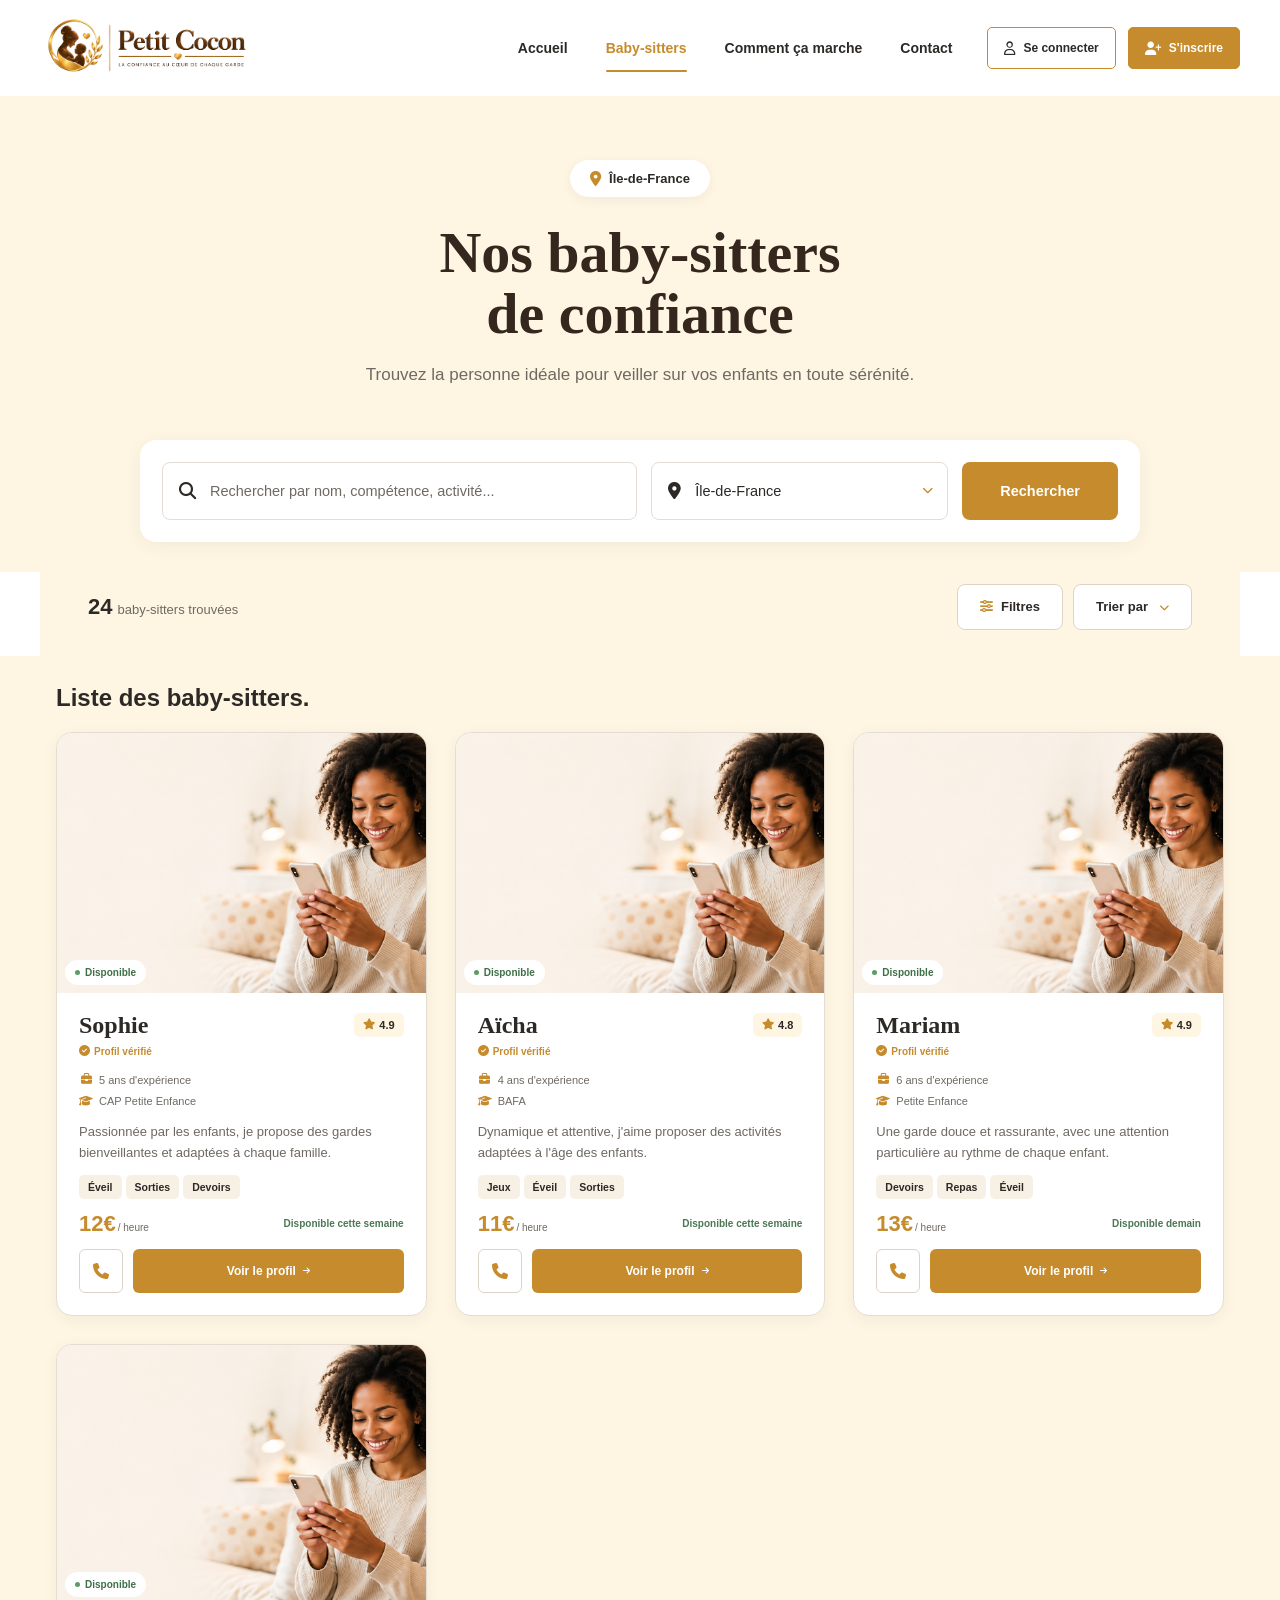
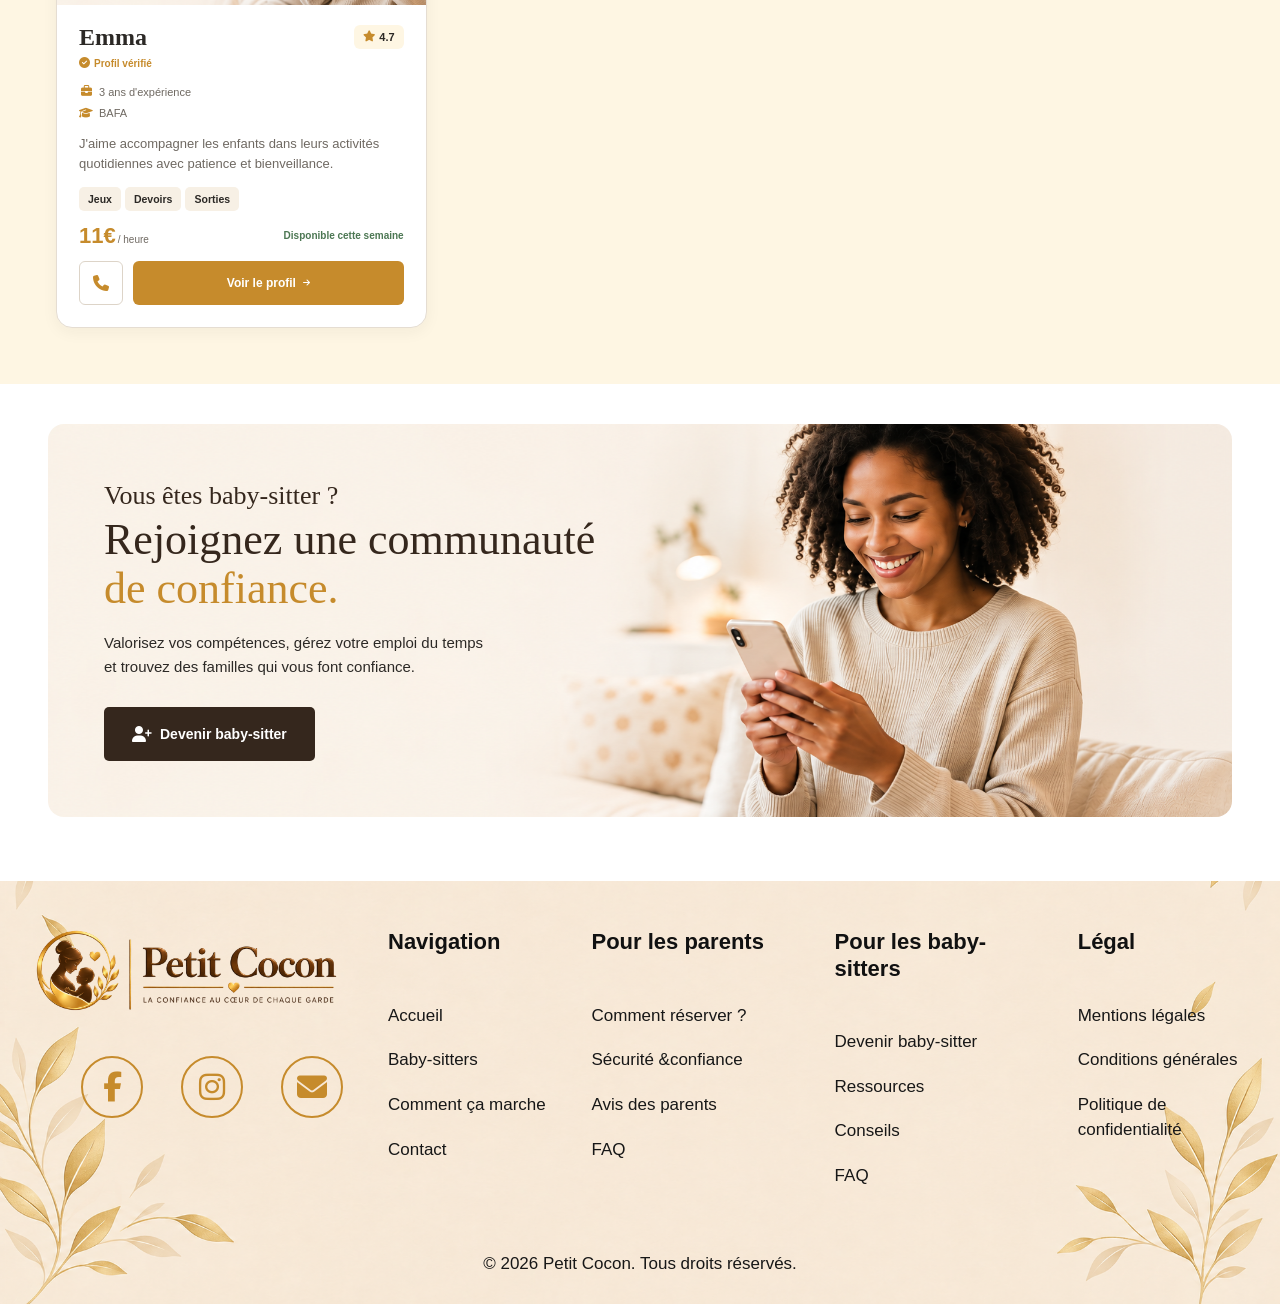
<file: pages/baby-sitters.html>
<!DOCTYPE html>

<html lang="fr">

<head>

<!-- ==========================================
     INFORMATIONS DU DOCUMENT
=========================================== -->

<!-- Encodage des caractères -->
<meta charset="UTF-8">

<!-- Adaptation aux écrans mobiles -->
<meta name="viewport" content="width=device-width, initial-scale=1.0">

<!-- Titre SEO -->
<title>Baby-sitters - Petit Cocon</title>

<!-- Description SEO -->
<meta
    name="description"
    content="Découvrez les baby-sitters vérifiées proposées par Petit Cocon pour une garde d'enfants simple, sereine et en toute confiance."
>

<!-- Autorisation d'indexation -->
<meta name="robots" content="index, follow">

<!-- Favicon -->
<link
    rel="icon"
    type="image/png"
    href="../assets/images/favicon.png"
>


<!-- ==========================================
     FONT AWESOME
=========================================== -->

<link
    rel="stylesheet"
    href="https://cdnjs.cloudflare.com/ajax/libs/font-awesome/6.5.2/css/all.min.css"
>


<!-- ==========================================
     FEUILLES DE STYLE
=========================================== -->

<!-- Variables globales -->
<link rel="stylesheet" href="../css/variables.css">

<!-- Styles globaux -->
<link rel="stylesheet" href="../css/global.css">

<!-- Styles du Header -->
<link rel="stylesheet" href="../css/header.css">

<!-- Styles du Footer -->
<link rel="stylesheet" href="../css/footer.css">

<!-- Responsive -->
<link rel="stylesheet" href="../css/responsive.css">

<link rel="stylesheet" href="../css/babysitter.css">

<link rel="stylesheet" href="../css/register-modal.css">
    
</head>

<body>


<!-- ==========================================
     HEADER
=========================================== -->

<header class="site-header">

    <div class="container header-container">


        <!-- ======================================
             LOGO
        ======================================= -->

        <a
            href="../index.html"
            class="logo"
            aria-label="Petit Cocon - Accueil"
        >

            <picture>

                <!-- Logo utilisé uniquement sur mobile -->
                <source
                    media="(max-width: 800px)"
                    srcset="../assets/images/logo-mobile.png"
                >

                <!-- Logo utilisé sur desktop et tablette -->
                <img
                    src="../assets/images/logo.png"
                    alt="Petit Cocon"
                >

            </picture>

        </a>


        <!-- ======================================
             NAVIGATION PRINCIPALE
        ======================================= -->

        <nav
            class="main-nav"
            id="main-menu"
            aria-label="Navigation principale"
        >

            <ul>

                <li>
                    <a href="../index.html">
                        Accueil
                    </a>
                </li>

                <li>
                    <a
                        href="baby-sitters.html"
                        class="active"
                        aria-current="page"
                    >
                        Baby-sitters
                    </a>
                </li>

                <li>
                    <a href="faq.html   ">
                        Comment ça marche
                    </a>
                </li>

                <li>
                    <a href="contact.html">
                        Contact
                    </a>
                </li>

            </ul>

        </nav>


        <!-- ======================================
             ACTIONS DESKTOP
        ======================================= -->

        <div class="header-actions">

            <!-- Connexion -->
            <a
                href="connexion.html"
                class="btn-login"
            >

                <i
                    class="fa-regular fa-user"
                    aria-hidden="true"
                ></i>

                <span>Se connecter</span>

            </a>


            <!-- Inscription -->
            <button
                type="button"
                class="btn-register"
                id="register-modal-open"
                aria-haspopup="dialog"
                aria-controls="register-modal"
            >
            
                <i
                    class="fa-solid fa-user-plus"
                    aria-hidden="true"
                ></i>
            
                <span>S'inscrire</span>
            
            </button>

        </div>


        <!-- ======================================
             BOUTON MENU MOBILE
        ======================================= -->

        <button
            type="button"
            class="menu-toggle"
            id="menu-toggle"
            aria-label="Ouvrir le menu"
            aria-controls="main-menu"
            aria-expanded="false"
        >

            <!-- Icône Font Awesome -->
            <i
                class="fa-solid fa-bars"
                aria-hidden="true"
            ></i>

        </button>

    </div>

</header>

<!-- ==========================================
     MODAL CHOIX INSCRIPTION
========================================== -->

<div
    class="register-modal"
    id="register-modal"
    aria-hidden="true"
>

    <div
        class="register-modal-overlay"
        data-modal-close
    ></div>

    <div
        class="register-modal-content"
        role="dialog"
        aria-modal="true"
        aria-labelledby="register-modal-title"
    >

        <button
            type="button"
            class="register-modal-close"
            id="register-modal-close"
            aria-label="Fermer"
        >
            <i
                class="fa-solid fa-xmark"
                aria-hidden="true"
            ></i>
        </button>

        <p class="register-modal-eyebrow">
            Créer votre compte
        </p>

        <h2 id="register-modal-title">
            Vous êtes...
        </h2>

        <div class="register-modal-options">

            <a
                href="inscription-parent.html"
                class="register-option"
                data-register-type="parent"
            >
                <i
                    class="fa-solid fa-people-roof"
                    aria-hidden="true"
                ></i>

                <span>
                    <strong>Parent</strong>
                    <small>Je recherche une baby-sitter</small>
                </span>
            </a>

            <a
                href="inscription-babysitter.html"
                class="register-option"
                data-register-type="babysitter"
            >
                <i
                    class="fa-solid fa-baby"
                    aria-hidden="true"
                ></i>

                <span>
                    <strong>Baby-sitter</strong>
                    <small>Je souhaite garder des enfants</small>
                </span>
            </a>

        </div>

    </div>

</div>

<!-- ==========================================
     CONTENU DE LA PAGE
     Vide pour le moment
=========================================== -->

<!-- ======================================
     CONTENU TEMPORAIRE
======================================= -->

<main class="coming-soon">

    <section class="babysitters-intro" aria-labelledby="babysitters-title">
    <div class="babysitters-intro-content">

        <div class="babysitters-location">
            <i class="fa-solid fa-location-dot" aria-hidden="true"></i>
            <span>Île-de-France</span>
        </div>

        <h1 id="babysitters-title">
            Nos baby-sitters<br>
            de confiance
        </h1>

        <p>
            Trouvez la personne idéale pour veiller
            sur vos enfants en toute sérénité.
        </p>

    </div>
</section>

<section class="babysitters-search-section" aria-label="Rechercher un baby-sitter">
    <div class="babysitters-search-card">

        <div class="babysitters-search-field">
            <i class="fa-solid fa-magnifying-glass" aria-hidden="true"></i>
            <input
                type="search"
                name="search"
                placeholder="Rechercher par nom, compétence, activité..."
                aria-label="Rechercher un baby-sitter"
            >
        </div>

        <div class="babysitters-location-field">
            <i class="fa-solid fa-location-dot" aria-hidden="true"></i>

            <select name="location" aria-label="Choisir une localisation">
                <option value="ile-de-france">Île-de-France</option>
            </select>

            <i class="fa-solid fa-chevron-down" aria-hidden="true"></i>
        </div>

        <button type="submit" class="babysitters-search-button">
            <span>Rechercher</span>
        </button>

    </div>
</section>

<section class="babysitters-results-toolbar" aria-label="Options de recherche">

    <div class="babysitters-results-count">
        <strong>24</strong>
        <span>baby-sitters trouvées</span>
    </div>

    <div class="babysitters-results-actions">

        <button
            type="button"
            class="babysitters-filter-button"
            aria-label="Ouvrir les filtres"
        >
            <i class="fa-solid fa-sliders" aria-hidden="true"></i>
            <span>Filtres</span>
        </button>

        <button
            type="button"
            class="babysitters-sort-button"
            aria-label="Trier les résultats"
        >
            <span>Trier par</span>
            <i class="fa-solid fa-chevron-down" aria-hidden="true"></i>
        </button>

    </div>

</section>

<section class="babysitters-list-section" aria-labelledby="babysitters-list-title">

    <h2 id="babysitters-list-title" class="visually-hidden">
        Liste des baby-sitters.
    </h2>

    <div class="babysitters-carousel">

        <button
            type="button"
            class="babysitters-carousel-arrow babysitters-carousel-prev"
            aria-label="Baby-sitter précédente"
        >
            <i class="fa-solid fa-chevron-left" aria-hidden="true"></i>
        </button>

        <div class="babysitters-carousel-viewport">

            <div class="babysitters-carousel-track">

                <!-- Les cartes seront générées par JavaScript -->

            </div>

        </div>

        <button
            type="button"
            class="babysitters-carousel-arrow babysitters-carousel-next"
            aria-label="Baby-sitter suivante"
        >
            <i class="fa-solid fa-chevron-right" aria-hidden="true"></i>
        </button>

    </div>

    <div class="babysitters-carousel-dots" aria-label="Navigation des baby-sitters">
        <!-- Les indicateurs seront générés par JavaScript -->
    </div>

</section>

 <!-- ==========================================
             ESPACE BABY-SITTER
        ========================================== -->
        
        <section
            class="babysitter-section"
            aria-labelledby="babysitter-title"
        >
        
            <div class="babysitter-container">
        
                <div class="babysitter-content">
        
                    <p class="babysitter-title">
                        Vous êtes baby-sitter ?
                    </p>
        
                    <h2 id="babysitter-title">
                        Rejoignez une communauté
                        <span>de confiance.</span>
                    </h2>
        
                    <p class="babysitter-description">
                        Valorisez vos compétences, gérez votre emploi
                        du temps et trouvez des familles qui vous
                        font confiance.
                    </p>
        
                    <a
                        href="inscription-babysitter.html"
                        class="babysitter-btn"
                    >
                        <i class="fa-solid fa-user-plus" aria-hidden="true"></i>
                        <span>Devenir baby-sitter</span>
                    </a>
        
                </div>
                
            </div>
        
        </section>

</main>


<!-- ==========================================
     FOOTER
=========================================== -->

<footer class="site-footer">

    <div class="footer-container">


        <!-- Logo complet -->
        <div class="footer-brand">

            <img
                src="../assets/images/logo.png"
                alt="Petit Cocon"
                class="footer-logo"
            >

            <div class="footer-socials">

                <a
                    href="#"
                    aria-label="Facebook"
                >
                    <i class="fa-brands fa-facebook-f"></i>
                </a>

                <a
                    href="#"
                    aria-label="Instagram"
                >
                    <i class="fa-brands fa-instagram"></i>
                </a>

                <a
                    href="mailto:contact@petitcocon.fr"
                    aria-label="Nous contacter par email"
                >
                    <i class="fa-solid fa-envelope"></i>
                </a>

            </div>

        </div>


        <!-- Navigation -->
        <div class="footer-column">

            <h2>Navigation</h2>

            <ul>

                <li>
                    <a href="../index.html">
                        Accueil
                    </a>
                </li>

                <li>
                    <a href="baby-sitters.html">
                        Baby-sitters
                    </a>
                </li>

                <li>
                    <a href="comment-ca-marche.html">
                        Comment ça marche
                    </a>
                </li>

                <li>
                    <a href="contact.html">
                        Contact
                    </a>
                </li>

            </ul>

        </div>


        <!-- Parents -->
        <div class="footer-column">

            <h2>Pour les parents</h2>

            <ul>

                <li>
                    <a href="#">
                        Comment réserver ?
                    </a>
                </li>

                <li>
                    <a href="#">
                        Sécurité &confiance
                    </a>
                </li>

                <li>
                    <a href="#">
                        Avis des parents
                    </a>
                </li>

                <li>
                    <a href="faq.html">
                        FAQ
                    </a>
                </li>

            </ul>

        </div>


        <!-- Baby-sitters -->
        <div class="footer-column">

            <h2>Pour les baby-sitters</h2>

            <ul>

                <li>
                    <a href="inscription.html">
                        Devenir baby-sitter
                    </a>
                </li>

                <li>
                    <a href="#">
                        Ressources
                    </a>
                </li>

                <li>
                    <a href="#">
                        Conseils
                    </a>
                </li>

                <li>
                    <a href="faq.html">
                        FAQ
                    </a>
                </li>

            </ul>

        </div>


        <!-- Légal -->
        <div class="footer-column">

            <h2>Légal</h2>

            <ul>

                <li>
                    <a href="#">
                        Mentions légales
                    </a>
                </li>

                <li>
                    <a href="#">
                        Conditions générales
                    </a>
                </li>

                <li>
                    <a href="#">
                        Politique de confidentialité
                    </a>
                </li>

            </ul>

        </div>

    </div>


    <div class="footer-bottom">

        <p>
            © 2026 Petit Cocon. Tous droits réservés.
        </p>

    </div>

</footer>


<!-- ==========================================
     JAVASCRIPT
=========================================== -->

<!-- JS spécifique au Header -->
<script src="../js/header.js" defer></script>
<script src="../js/babysitters.js" defer></script>

</body>

</html>
</file>
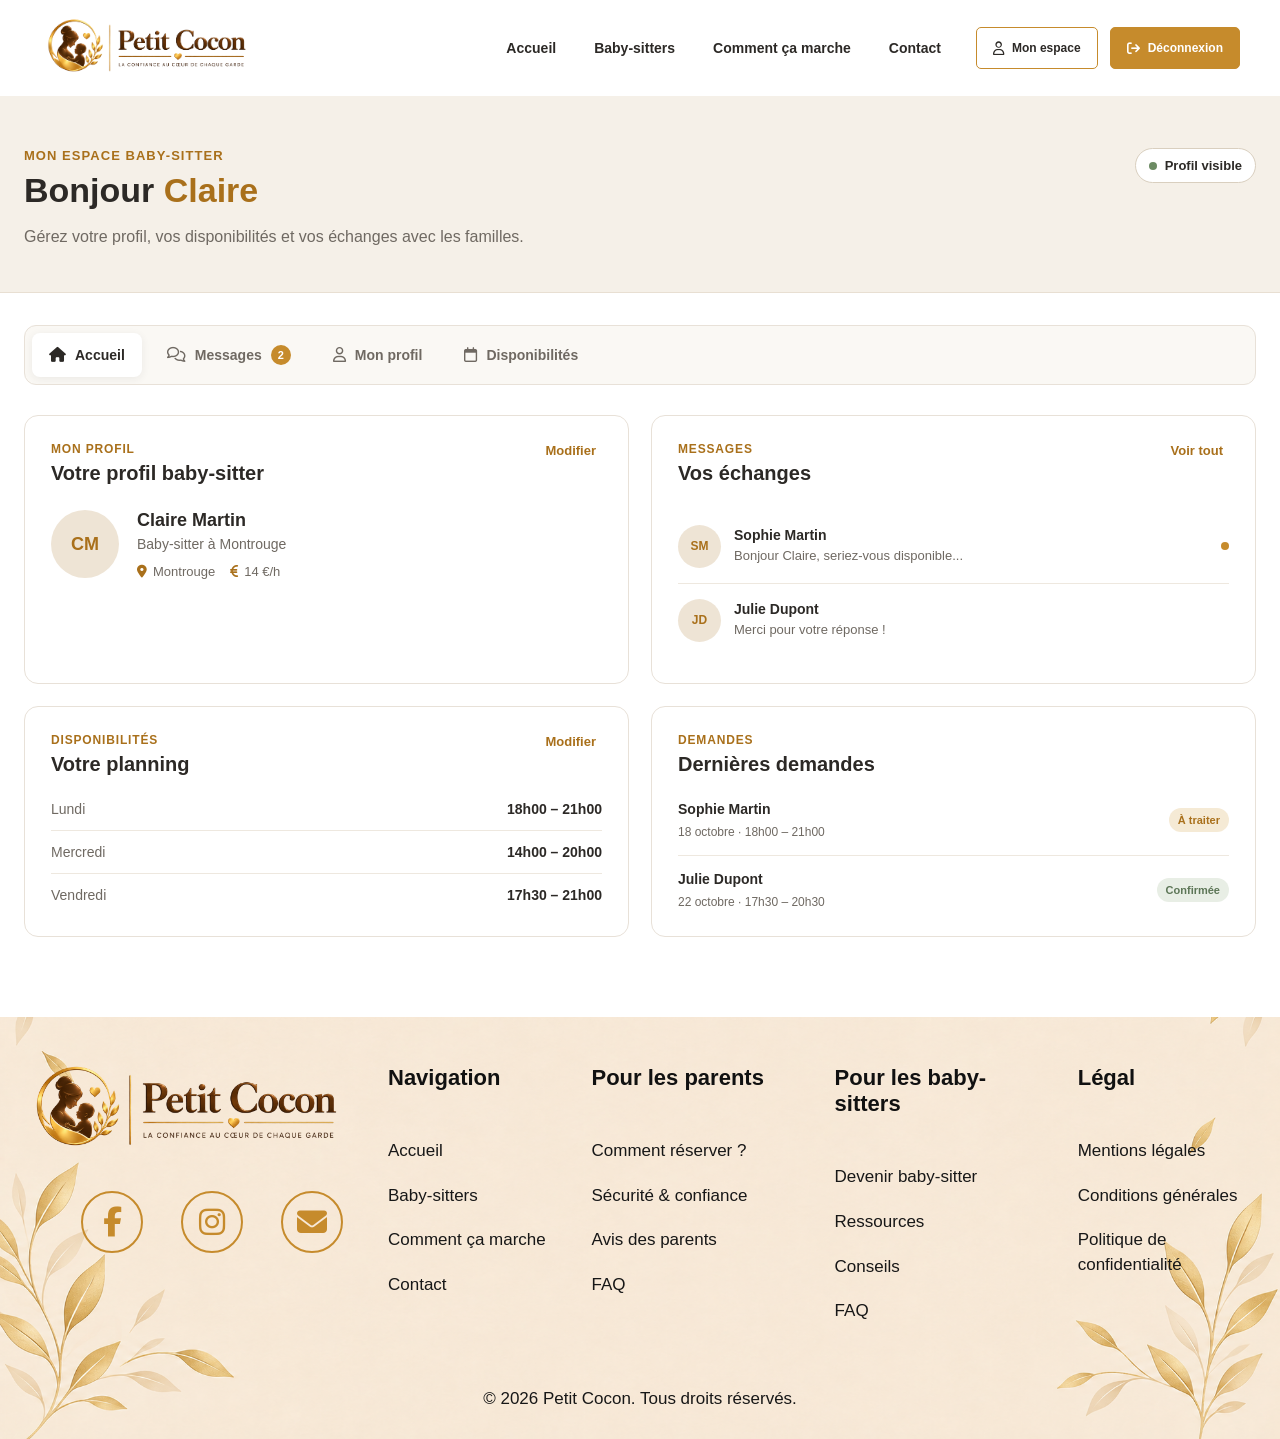
<file: pages/babysitter-dashboard.html>
<!DOCTYPE html>
<html lang="fr">
<head>
    <meta charset="UTF-8">
    <meta name="viewport" content="width=device-width, initial-scale=1.0">

    <title>Mon espace — Petit Cocon</title>

    <link rel="stylesheet" href="../css/variables.css">
    <link rel="stylesheet" href="../css/global.css">
    <link rel="stylesheet" href="../css/header.css">
    <link rel="stylesheet" href="../css/footer.css">
    <link rel="stylesheet" href="../css/responsive.css">
    <link rel="stylesheet" href="../css/babysitter-dashboard.css">

    <link
        rel="stylesheet"
        href="https://cdnjs.cloudflare.com/ajax/libs/font-awesome/6.5.2/css/all.min.css"
    >
</head>

<body>

<header class="site-header">
    <!-- Ton header global existant -->
      <div class="container header-container">
        <a href="../index.html" class="logo" aria-label="Petit Cocon - Accueil">
            <picture>
                <source media="(max-width: 800px)" srcset="../assets/images/logo-mobile.png">
                <img src="../assets/images/logo.png" alt="Petit Cocon">
            </picture>
        </a>

        <nav class="main-nav" id="main-menu" aria-label="Navigation principale">
            <ul>
                <li><a href="../index.html">Accueil</a></li>
                <li><a href="baby-sitters.html">Baby-sitters</a></li>
                <li><a href="faq.html">Comment ça marche</a></li>
                <li><a href="contact.html">Contact</a></li>
            </ul>
        </nav>

        <div class="header-actions">
            <a href="babysitter-dashboard.html" class="btn-login active">
                <i class="fa-regular fa-user"></i>
                <span>Mon espace</span>
            </a>
            <button type="button" class="btn-register" id="logout-desktop">
                <i class="fa-solid fa-arrow-right-from-bracket"></i>
                <span>Déconnexion</span>
            </button>
        </div>

        <button type="button" class="menu-toggle" id="menu-toggle"
                aria-label="Ouvrir le menu" aria-controls="main-menu" aria-expanded="false">
            <i class="fa-solid fa-bars"></i>
        </button>
    </div>
</header>


<main class="babysitter-dashboard">

    <section class="dashboard-hero">
        <div class="container">
            <div class="dashboard-welcome">
                <div>
                    <span class="dashboard-eyebrow">Mon espace baby-sitter</span>

                    <h1>
                        Bonjour <span id="babysitter-name">Claire</span>
                    </h1>

                    <p>
                        Gérez votre profil, vos disponibilités et vos échanges
                        avec les familles.
                    </p>
                </div>

                <div class="profile-status">
                    <span class="status-dot"></span>
                    Profil visible
                </div>
            </div>
        </div>
    </section>


    <section class="dashboard-content">
        <div class="container">

            <!-- Navigation dashboard -->
            <nav class="dashboard-nav" aria-label="Navigation de mon espace">

                <button
                    type="button"
                    class="dashboard-nav-item active"
                    data-view="overview"
                >
                    <i class="fa-solid fa-house"></i>
                    <span>Accueil</span>
                </button>

                <button
                    type="button"
                    class="dashboard-nav-item"
                    data-view="messages"
                >
                    <i class="fa-regular fa-comments"></i>
                    <span>Messages</span>
                    <strong class="nav-badge">2</strong>
                </button>

                <button
                    type="button"
                    class="dashboard-nav-item"
                    data-view="profile"
                >
                    <i class="fa-regular fa-user"></i>
                    <span>Mon profil</span>
                </button>

                <button
                    type="button"
                    class="dashboard-nav-item"
                    data-view="availability"
                >
                    <i class="fa-regular fa-calendar"></i>
                    <span>Disponibilités</span>
                </button>

            </nav>


            <!-- =========================
                 VUE ACCUEIL
            ========================== -->

            <div class="dashboard-view active" id="overview-view">

                <div class="dashboard-grid">

                    <article class="dashboard-card profile-summary">

                        <div class="card-heading">
                            <div>
                                <span class="card-label">Mon profil</span>
                                <h2>Votre profil baby-sitter</h2>
                            </div>

                            <button
                                type="button"
                                class="text-button"
                                data-view="profile"
                            >
                                Modifier
                            </button>
                        </div>

                        <div class="profile-summary-content">

                            <div class="profile-avatar">
                                <span>CM</span>
                            </div>

                            <div class="profile-summary-info">
                                <h3>Claire Martin</h3>

                                <p>
                                    Baby-sitter à Montrouge
                                </p>

                                <div class="profile-meta">
                                    <span>
                                        <i class="fa-solid fa-location-dot"></i>
                                        Montrouge
                                    </span>

                                    <span>
                                        <i class="fa-solid fa-euro-sign"></i>
                                        14 €/h
                                    </span>
                                </div>
                            </div>

                        </div>

                    </article>


                    <article class="dashboard-card">

                        <div class="card-heading">
                            <div>
                                <span class="card-label">Messages</span>
                                <h2>Vos échanges</h2>
                            </div>

                            <button
                                type="button"
                                class="text-button"
                                data-view="messages"
                            >
                                Voir tout
                            </button>
                        </div>

                        <div class="message-preview">

                            <button
                                type="button"
                                class="message-preview-item"
                                data-conversation="sophie"
                            >
                                <span class="conversation-avatar">SM</span>

                                <span class="conversation-content">
                                    <strong>Sophie Martin</strong>
                                    <small>
                                        Bonjour Claire, seriez-vous disponible...
                                    </small>
                                </span>

                                <span class="unread-dot"></span>
                            </button>


                            <button
                                type="button"
                                class="message-preview-item"
                                data-conversation="julie"
                            >
                                <span class="conversation-avatar">JD</span>

                                <span class="conversation-content">
                                    <strong>Julie Dupont</strong>
                                    <small>
                                        Merci pour votre réponse !
                                    </small>
                                </span>
                            </button>

                        </div>

                    </article>


                    <article class="dashboard-card availability-summary">

                        <div class="card-heading">
                            <div>
                                <span class="card-label">Disponibilités</span>
                                <h2>Votre planning</h2>
                            </div>

                            <button
                                type="button"
                                class="text-button"
                                data-view="availability"
                            >
                                Modifier
                            </button>
                        </div>

                        <div class="availability-list">

                            <div class="availability-row">
                                <span>Lundi</span>
                                <strong>18h00 – 21h00</strong>
                            </div>

                            <div class="availability-row">
                                <span>Mercredi</span>
                                <strong>14h00 – 20h00</strong>
                            </div>

                            <div class="availability-row">
                                <span>Vendredi</span>
                                <strong>17h30 – 21h00</strong>
                            </div>

                        </div>

                    </article>


                    <article class="dashboard-card requests-summary">

                        <div class="card-heading">
                            <div>
                                <span class="card-label">Demandes</span>
                                <h2>Dernières demandes</h2>
                            </div>
                        </div>

                        <div class="request-list">

                            <div class="request-item">
                                <div>
                                    <strong>Sophie Martin</strong>
                                    <span>
                                        18 octobre · 18h00 – 21h00
                                    </span>
                                </div>

                                <span class="request-status pending">
                                    À traiter
                                </span>
                            </div>


                            <div class="request-item">
                                <div>
                                    <strong>Julie Dupont</strong>
                                    <span>
                                        22 octobre · 17h30 – 20h30
                                    </span>
                                </div>

                                <span class="request-status accepted">
                                    Confirmée
                                </span>
                            </div>

                        </div>

                    </article>

                </div>

            </div>


            <!-- =========================
                 VUE MESSAGES
            ========================== -->

            <div class="dashboard-view" id="messages-view">

                <div class="dashboard-section-header">
                    <button
                        type="button"
                        class="back-button"
                        data-view="overview"
                    >
                        <i class="fa-solid fa-arrow-left"></i>
                        Retour
                    </button>

                    <span class="dashboard-eyebrow">Messages</span>

                    <h2>Mes conversations</h2>

                    <p>
                        Retrouvez ici les échanges avec les parents.
                    </p>
                </div>


                <div class="conversation-list">

                    <button
                        type="button"
                        class="conversation-item"
                        data-conversation="sophie"
                    >
                        <span class="conversation-avatar">SM</span>

                        <span class="conversation-main">
                            <strong>Sophie Martin</strong>
                            <small>
                                Bonjour Claire, seriez-vous disponible le 18 octobre ?
                            </small>
                        </span>

                        <span class="conversation-date">Aujourd'hui</span>
                        <span class="unread-dot"></span>
                    </button>


                    <button
                        type="button"
                        class="conversation-item"
                        data-conversation="julie"
                    >
                        <span class="conversation-avatar">JD</span>

                        <span class="conversation-main">
                            <strong>Julie Dupont</strong>
                            <small>
                                Merci pour votre réponse !
                            </small>
                        </span>

                        <span class="conversation-date">Hier</span>
                    </button>

                </div>

            </div>


            <!-- =========================
                 VUE CONVERSATION
            ========================== -->

            <div class="dashboard-view" id="conversation-view">

                <div class="conversation-header">

                    <button
                        type="button"
                        class="back-button"
                        data-view="messages"
                    >
                        <i class="fa-solid fa-arrow-left"></i>
                        Messages
                    </button>

                    <div class="conversation-person">
                        <span class="conversation-avatar">SM</span>

                        <div>
                            <strong id="conversation-name">
                                Sophie Martin
                            </strong>

                            <small>Parent</small>
                        </div>
                    </div>

                </div>


                <div
                    class="messages-container"
                    id="messages-container"
                ></div>


                <form
                    class="message-form"
                    id="message-form"
                >
                    <input
                        type="text"
                        id="message-input"
                        placeholder="Écrire un message..."
                        autocomplete="off"
                        required
                    >

                    <button type="submit" aria-label="Envoyer">
                        <i class="fa-solid fa-paper-plane"></i>
                    </button>
                </form>

            </div>


            <!-- =========================
                 VUE PROFIL
            ========================== -->

            <div class="dashboard-view" id="profile-view">

                <div class="dashboard-section-header">

                    <button
                        type="button"
                        class="back-button"
                        data-view="overview"
                    >
                        <i class="fa-solid fa-arrow-left"></i>
                        Retour
                    </button>

                    <span class="dashboard-eyebrow">Mon profil</span>

                    <h2>Mon profil baby-sitter</h2>

                    <p>
                        Les informations visibles par les parents.
                    </p>

                </div>


                <form
                    class="dashboard-form"
                    id="profile-form"
                >

                    <div class="profile-edit-top">

                        <div class="profile-avatar large">
                            <span>CM</span>
                        </div>

                        <button
                            type="button"
                            class="secondary-button"
                        >
                            Modifier la photo
                        </button>

                    </div>


                    <div class="form-grid">

                        <div class="form-field">
                            <label for="firstname">
                                Prénom
                            </label>

                            <input
                                type="text"
                                id="firstname"
                                value="Claire"
                                required
                            >
                        </div>


                        <div class="form-field">
                            <label for="lastname">
                                Nom
                            </label>

                            <input
                                type="text"
                                id="lastname"
                                value="Martin"
                                required
                            >
                        </div>


                        <div class="form-field">
                            <label for="email">
                                Adresse e-mail
                            </label>

                            <input
                                type="email"
                                id="email"
                                value="claire.martin@email.com"
                                required
                            >
                        </div>


                        <div class="form-field">
                            <label for="phone">
                                Téléphone
                            </label>

                            <input
                                type="tel"
                                id="phone"
                                value="06 00 00 00 00"
                            >
                        </div>


                        <div class="form-field">
                            <label for="city">
                                Ville / quartier
                            </label>

                            <select id="city">
                                <option selected>Montrouge</option>
                                <option>Malakoff</option>
                                <option>Châtillon</option>
                                <option>Porte d'Orléans</option>
                            </select>
                        </div>


                        <div class="form-field">
                            <label for="rate">
                                Tarif horaire
                            </label>

                            <input
                                type="number"
                                id="rate"
                                value="14"
                                min="0"
                            >
                        </div>

                    </div>


                    <div class="form-field full">
                        <label for="presentation">
                            Présentation
                        </label>

                        <textarea
                            id="presentation"
                            rows="6"
                        >Je suis Claire, baby-sitter à Montrouge. J'aime accompagner les enfants dans un cadre calme, bienveillant et sécurisé.</textarea>
                    </div>


                    <div class="form-actions">

                        <button
                            type="submit"
                            class="primary-button"
                        >
                            Enregistrer les modifications
                        </button>

                    </div>

                    <p
                        class="form-success"
                        id="profile-success"
                        hidden
                    >
                        Vos modifications ont bien été enregistrées.
                    </p>

                </form>

            </div>


            <!-- =========================
                 VUE DISPONIBILITÉS
            ========================== -->

            <div class="dashboard-view" id="availability-view">

                <div class="dashboard-section-header">

                    <button
                        type="button"
                        class="back-button"
                        data-view="overview"
                    >
                        <i class="fa-solid fa-arrow-left"></i>
                        Retour
                    </button>

                    <span class="dashboard-eyebrow">
                        Disponibilités
                    </span>

                    <h2>Mon planning</h2>

                    <p>
                        Indiquez aux parents les moments où vous êtes disponible.
                    </p>

                </div>


                <form
                    class="availability-form"
                    id="availability-form"
                >

                    <div class="availability-edit-row">
                        <label>
                            <input type="checkbox" checked>
                            <span>Lundi</span>
                        </label>

                        <input type="time" value="18:00">
                        <span>à</span>
                        <input type="time" value="21:00">
                    </div>


                    <div class="availability-edit-row">
                        <label>
                            <input type="checkbox">
                            <span>Mardi</span>
                        </label>

                        <input type="time" value="18:00">
                        <span>à</span>
                        <input type="time" value="21:00">
                    </div>


                    <div class="availability-edit-row">
                        <label>
                            <input type="checkbox" checked>
                            <span>Mercredi</span>
                        </label>

                        <input type="time" value="14:00">
                        <span>à</span>
                        <input type="time" value="20:00">
                    </div>


                    <div class="availability-edit-row">
                        <label>
                            <input type="checkbox">
                            <span>Jeudi</span>
                        </label>

                        <input type="time" value="18:00">
                        <span>à</span>
                        <input type="time" value="21:00">
                    </div>


                    <div class="availability-edit-row">
                        <label>
                            <input type="checkbox" checked>
                            <span>Vendredi</span>
                        </label>

                        <input type="time" value="17:30">
                        <span>à</span>
                        <input type="time" value="21:00">
                    </div>


                    <div class="availability-edit-row">
                        <label>
                            <input type="checkbox">
                            <span>Samedi</span>
                        </label>

                        <input type="time" value="10:00">
                        <span>à</span>
                        <input type="time" value="18:00">
                    </div>


                    <div class="availability-edit-row">
                        <label>
                            <input type="checkbox">
                            <span>Dimanche</span>
                        </label>

                        <input type="time" value="10:00">
                        <span>à</span>
                        <input type="time" value="18:00">
                    </div>


                    <button
                        type="submit"
                        class="primary-button"
                    >
                        Enregistrer mes disponibilités
                    </button>

                    <p
                        class="form-success"
                        id="availability-success"
                        hidden
                    >
                        Vos disponibilités ont bien été enregistrées.
                    </p>

                </form>

            </div>

        </div>
    </section>

</main>


<footer class="site-footer">
    <!-- Ton footer global existant -->
      <div class="footer-container">


        <!-- Logo complet -->
        <div class="footer-brand">

            <img
                src="../assets/images/logo.png"
                alt="Petit Cocon"
                class="footer-logo"
            >

            <div class="footer-socials">

                <a
                    href="#"
                    aria-label="Facebook"
                >
                    <i class="fa-brands fa-facebook-f"></i>
                </a>

                <a
                    href="#"
                    aria-label="Instagram"
                >
                    <i class="fa-brands fa-instagram"></i>
                </a>

                <a
                    href="mailto:contact@petitcocon.fr"
                    aria-label="Nous contacter par email"
                >
                    <i class="fa-solid fa-envelope"></i>
                </a>

            </div>

        </div>


        <!-- Navigation -->
        <div class="footer-column">

            <h2>Navigation</h2>

            <ul>

                <li>
                    <a href="../index.html">
                        Accueil
                    </a>
                </li>

                <li>
                    <a href="baby-sitters.html">
                        Baby-sitters
                    </a>
                </li>

                <li>
                    <a href="faq.html">
                        Comment ça marche
                    </a>
                </li>

                <li>
                    <a href="contact.html">
                        Contact
                    </a>
                </li>

            </ul>

        </div>


        <!-- Parents -->
        <div class="footer-column">

            <h2>Pour les parents</h2>

            <ul>

                <li>
                    <a href="#">
                        Comment réserver ?
                    </a>
                </li>

                <li>
                    <a href="#">
                        Sécurité & confiance
                    </a>
                </li>

                <li>
                    <a href="#">
                        Avis des parents
                    </a>
                </li>

                <li>
                    <a href="faq.html">
                        FAQ
                    </a>
                </li>

            </ul>

        </div>


        <!-- Baby-sitters -->
        <div class="footer-column">

            <h2>Pour les baby-sitters</h2>

            <ul>

                <li>
                    <a href="inscription.html">
                        Devenir baby-sitter
                    </a>
                </li>

                <li>
                    <a href="#">
                        Ressources
                    </a>
                </li>

                <li>
                    <a href="#">
                        Conseils
                    </a>
                </li>

                <li>
                    <a href="faq.html">
                        FAQ
                    </a>
                </li>

            </ul>

        </div>


        <!-- Légal -->
        <div class="footer-column">

            <h2>Légal</h2>

            <ul>

                <li>
                    <a href="#">
                        Mentions légales
                    </a>
                </li>

                <li>
                    <a href="#">
                        Conditions générales
                    </a>
                </li>

                <li>
                    <a href="#">
                        Politique de confidentialité
                    </a>
                </li>

            </ul>

        </div>

    </div>


    <div class="footer-bottom">

        <p>
            © 2026 Petit Cocon. Tous droits réservés.
        </p>

    </div>
</footer>


<script src="../js/header.js"></script>
<script src="../js/babysitter-dashboard.js"></script>

</body>
</html>
</file>
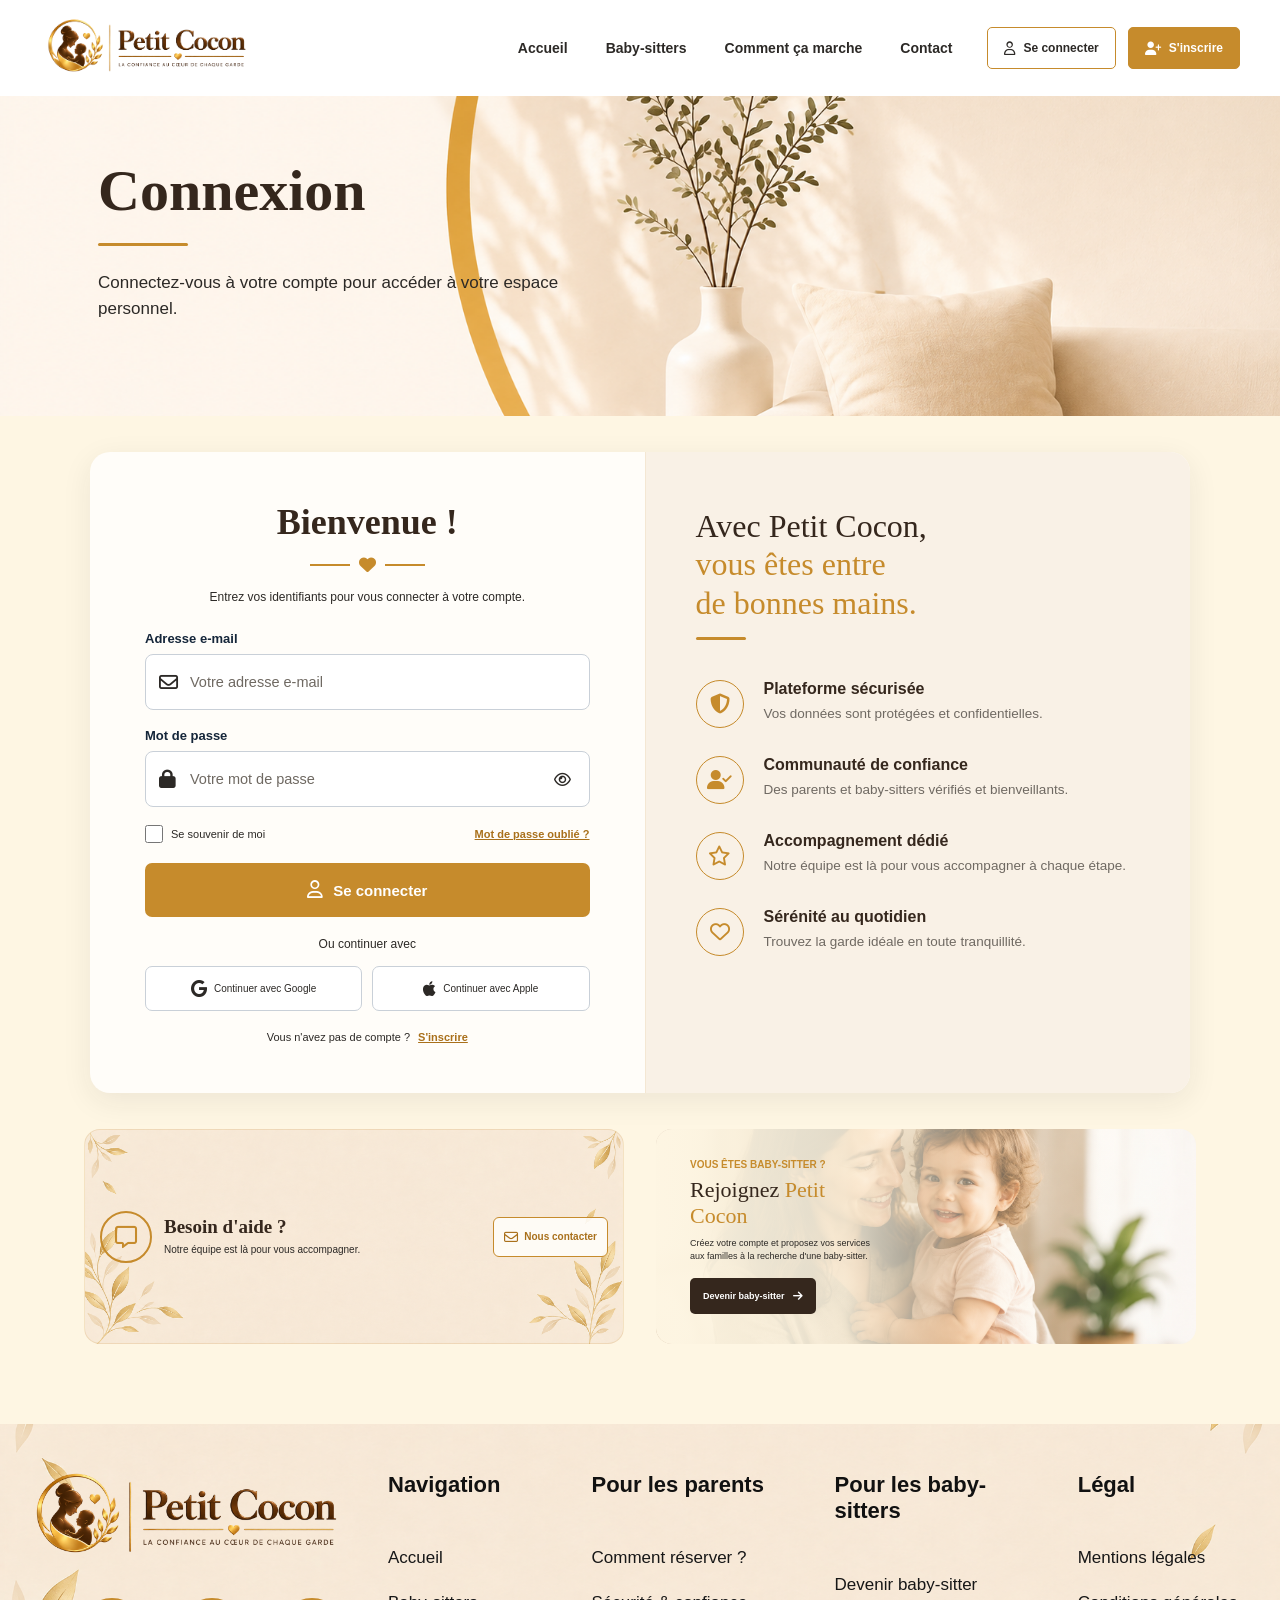
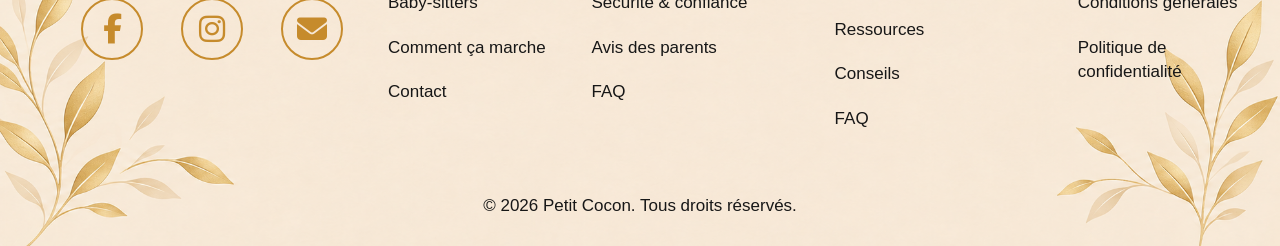
<file: pages/connexion.html>
<!DOCTYPE html>

<html lang="fr">

<head>

<!-- ==========================================
     INFORMATIONS DU DOCUMENT
=========================================== -->

<!-- Encodage des caractères -->
<meta charset="UTF-8">

<!-- Adaptation aux écrans mobiles -->
<meta name="viewport" content="width=device-width, initial-scale=1.0">

<!-- Titre SEO -->
<title>Connexion - Petit Cocon</title>

<!-- Description SEO -->
<meta
    name="description"
    content="Connectez-vous à votre compte Petit Cocon."
>

<!-- Autorisation d'indexation -->
<meta name="robots" content="index, follow">

<!-- Favicon -->
<link
    rel="icon"
    type="image/png"
    href="../assets/images/favicon.png"
>


<!-- ==========================================
     FONT AWESOME
=========================================== -->

<link
    rel="stylesheet"
    href="https://cdnjs.cloudflare.com/ajax/libs/font-awesome/6.5.2/css/all.min.css"
>


<!-- ==========================================
     FEUILLES DE STYLE
=========================================== -->

<!-- Variables globales -->
<link rel="stylesheet" href="../css/variables.css">

<!-- Styles globaux -->
<link rel="stylesheet" href="../css/global.css">

<!-- Styles du Header -->
<link rel="stylesheet" href="../css/header.css">

<!-- Styles du Footer -->
<link rel="stylesheet" href="../css/footer.css">

<!-- Responsive -->
<link rel="stylesheet" href="../css/responsive.css">

<link rel="stylesheet" href="../css/coming-soon.css">

<link rel="stylesheet" href="../css/register-modal.css">

<link rel="stylesheet" href="../css/connexion.css">

</head>

<body>


<!-- ==========================================
     HEADER
=========================================== -->

<header class="site-header">

    <div class="container header-container">


        <!-- ======================================
             LOGO
        ======================================= -->

        <a
            href="../index.html"
            class="logo"
            aria-label="Petit Cocon - Accueil"
        >

            <picture>

                <!-- Logo utilisé uniquement sur mobile -->
                <source
                    media="(max-width: 800px)"
                    srcset="../assets/images/logo-mobile.png"
                >

                <!-- Logo utilisé sur desktop et tablette -->
                <img
                    src="../assets/images/logo.png"
                    alt="Petit Cocon"
                >

            </picture>

        </a>


        <!-- ======================================
             NAVIGATION PRINCIPALE
        ======================================= -->

        <nav
            class="main-nav"
            id="main-menu"
            aria-label="Navigation principale"
        >

            <ul>

                <li>
                    <a href="../index.html">
                        Accueil
                    </a>
                </li>

                <li>
                    <a href="baby-sitters.html">
                        Baby-sitters
                    </a>
                </li>

                <li>
                    <a href="faq.html">
                        Comment ça marche
                    </a>
                </li>

                <li>
                    <a href="contact.html">
                        Contact
                    </a>
                </li>

            </ul>

        </nav>


        <!-- ======================================
             ACTIONS DESKTOP
        ======================================= -->

        <div class="header-actions">

            <!-- Connexion -->
            <a
                href="connexion.html"
                class="btn-login active"
                aria-current="page"
            >

                <i
                    class="fa-regular fa-user"
                    aria-hidden="true"
                ></i>

                <span>Se connecter</span>

            </a>


            <!-- Inscription -->
            <button
                type="button"
                class="btn-register"
                id="register-modal-open"
                aria-haspopup="dialog"
                aria-controls="register-modal"
            >
            
                <i
                    class="fa-solid fa-user-plus"
                    aria-hidden="true"
                ></i>
            
                <span>S'inscrire</span>
            
            </button>

        </div>


        <!-- ======================================
             BOUTON MENU MOBILE
        ======================================= -->

        <button
            type="button"
            class="menu-toggle"
            id="menu-toggle"
            aria-label="Ouvrir le menu"
            aria-controls="main-menu"
            aria-expanded="false"
        >

            <!-- Icône Font Awesome -->
            <i
                class="fa-solid fa-bars"
                aria-hidden="true"
            ></i>

        </button>

    </div>

</header>

<!-- ==========================================
     MODAL CHOIX INSCRIPTION
========================================== -->

<div
    class="register-modal"
    id="register-modal"
    aria-hidden="true"
>

    <div
        class="register-modal-overlay"
        data-modal-close
    ></div>

    <div
        class="register-modal-content"
        role="dialog"
        aria-modal="true"
        aria-labelledby="register-modal-title"
    >

        <button
            type="button"
            class="register-modal-close"
            id="register-modal-close"
            aria-label="Fermer"
        >
            <i
                class="fa-solid fa-xmark"
                aria-hidden="true"
            ></i>
        </button>

        <p class="register-modal-eyebrow">
            Créer votre compte
        </p>

        <h2 id="register-modal-title">
            Vous êtes...
        </h2>

        <div class="register-modal-options">

            <a
                href="inscription-parent.html"
                class="register-option"
                data-register-type="parent"
            >
                <i
                    class="fa-solid fa-people-roof"
                    aria-hidden="true"
                ></i>

                <span>
                    <strong>Parent</strong>
                    <small>Je recherche une baby-sitter</small>
                </span>
            </a>

            <a
                href="inscription-babysitter.html"
                class="register-option"
                data-register-type="babysitter"
            >
                <i
                    class="fa-solid fa-baby"
                    aria-hidden="true"
                ></i>

                <span>
                    <strong>Baby-sitter</strong>
                    <small>Je souhaite garder des enfants</small>
                </span>
            </a>

        </div>

    </div>

</div>

<!-- ==========================================
     CONTENU DE LA PAGE
     Vide pour le moment
=========================================== -->

<!-- ======================================
     CONTENU TEMPORAIRE
======================================= -->

<main>

    <!-- ==========================================
         INTRODUCTION CONNEXION
    =========================================== -->

    <section class="connexion-intro" aria-labelledby="connexion-title">

        <div class="connexion-intro-content">

            <h1 id="connexion-title">
                Connexion
            </h1>

            <span class="connexion-intro-line"></span>

            <p>
                Connectez-vous à votre compte
                pour accéder à votre espace personnel.
            </p>

        </div>

    </section>

<section class="connexion-form-section" aria-labelledby="connexion-form-title">
    
    <!-- LE NOUVEAU WRAPPER QUI GÈRE LE CÔTÉ CÔTE SUR DESKTOP -->
    <div class="connexion-form-wrapper">

        <!-- ==========================================
             COLONNE GAUCHE : TON FORMULAIRE EXISTANT
             ========================================== -->
        <div class="connexion-form-card">
    
            <div class="connexion-form-heading">
                <h2 id="connexion-form-title">Bienvenue !</h2>
                <div class="connexion-heading-decoration" aria-hidden="true">
                    <span></span>
                    <i class="fa-solid fa-heart"></i>
                    <span></span>
                </div>
                <p>Entrez vos identifiants pour vous connecter à votre compte.</p>
            </div>
    
            <form class="connexion-form" action="#" method="post">
    
                <!-- Adresse e-mail -->
                <div class="connexion-field">
                    <label for="connexion-email">Adresse e-mail</label>
                    <div class="connexion-input-wrapper">
                        <i class="fa-regular fa-envelope" aria-hidden="true"></i>
                        <input
                            type="email"
                            id="connexion-email"
                            name="email"
                            placeholder="Votre adresse e-mail"
                            autocomplete="email"
                            required
                        >
                    </div>
                </div>
    
                <!-- Mot de passe -->
                <div class="connexion-field">
                    <label for="connexion-password">Mot de passe</label>
                    <div class="connexion-input-wrapper">
                        <i class="fa-solid fa-lock" aria-hidden="true"></i>
                        <input
                            type="password"
                            id="connexion-password"
                            name="password"
                            placeholder="Votre mot de passe"
                            autocomplete="current-password"
                            required
                        >
                        <button
                            type="button"
                            class="password-toggle"
                            aria-label="Afficher le mot de passe"
                            aria-controls="connexion-password"
                        >
                            <i class="fa-regular fa-eye" aria-hidden="true"></i>
                        </button>
                    </div>
                </div>
    
                <!-- Options -->
                <div class="connexion-options">
                    <label class="remember-me">
                        <input type="checkbox" name="remember">
                        <span>Se souvenir de moi</span>
                    </label>
                    <a href="#">Mot de passe oublié ?</a>
                </div>
    
                <!-- Connexion -->
                <button type="submit" class="connexion-submit">
                    <i class="fa-regular fa-user" aria-hidden="true"></i>
                    <span>Se connecter</span>
                </button>
    
                <!-- Connexion sociale -->
                <p class="connexion-social-title">Ou continuer avec</p>
                <div class="connexion-socials">
                    <button type="button" class="connexion-social-btn">
                        <i class="fa-brands fa-google" aria-hidden="true"></i>
                        <span>Continuer avec Google</span>
                    </button>
                    <button type="button" class="connexion-social-btn">
                        <i class="fa-brands fa-apple" aria-hidden="true"></i>
                        <span>Continuer avec Apple</span>
                    </button>
                </div>
    
                <!-- Inscription -->
                <p class="connexion-register">
                    Vous n'avez pas de compte ? <a href="inscription-parent.html">S'inscrire</a>
                </p>
    
            </form>
        </div>

        <!-- ==========================================
             COLONNE DROITE : LES ARGUMENTS (DESKTOP)
             ========================================== -->
        <div class="connexion-benefits-card">
            <h2 class="benefits-title">
                Avec Petit Cocon,<br>
                <span>vous êtes entre<br>de bonnes mains.</span>
            </h2>
            
            <span class="benefits-decoration"></span>

            <ul class="benefits-list">
                <li>
                    <div class="benefit-icon"><i class="fa-solid fa-shield-halved"></i></div>
                    <div class="benefit-text">
                        <h3>Plateforme sécurisée</h3>
                        <p>Vos données sont protégées et confidentielles.</p>
                    </div>
                </li>
                <li>
                    <div class="benefit-icon"><i class="fa-solid fa-user-check"></i></div>
                    <div class="benefit-text">
                        <h3>Communauté de confiance</h3>
                        <p>Des parents et baby-sitters vérifiés et bienveillants.</p>
                    </div>
                </li>
                <li>
                    <div class="benefit-icon"><i class="fa-regular fa-star"></i></div>
                    <div class="benefit-text">
                        <h3>Accompagnement dédié</h3>
                        <p>Notre équipe est là pour vous accompagner à chaque étape.</p>
                    </div>
                </li>
                <li>
                    <div class="benefit-icon"><i class="fa-regular fa-heart"></i></div>
                    <div class="benefit-text">
                        <h3>Sérénité au quotidien</h3>
                        <p>Trouvez la garde idéale en toute tranquillité.</p>
                    </div>
                </li>
            </ul>
        </div>

    </div>
</section>

        <!-- ==========================================
         BESOIN D'AIDE
    ========================================== -->
    
    <section class="connexion-help" aria-labelledby="connexion-help-title">
    
        <div class="connexion-help-content">
    
            <div class="connexion-help-icon" aria-hidden="true">
                <i class="fa-regular fa-message"></i>
            </div>
    
            <div class="connexion-help-text">
    
                <h2 id="connexion-help-title">
                    Besoin d'aide ?
                </h2>
    
                <p>
                    Notre équipe est là pour vous accompagner.
                </p>
    
            </div>
    
            <a
                href="contact.html"
                class="connexion-help-button"
            >
                <i
                    class="fa-regular fa-envelope"
                    aria-hidden="true"
                ></i>
    
                <span>Nous contacter</span>
            </a>
    
        </div>
    
    </section>

        <!-- ==========================================
         ESPACE BABY-SITTER
    ========================================== -->
    
    <section class="connexion-babysitter" aria-labelledby="connexion-babysitter-title">
    
        <div class="connexion-babysitter-content">
    
            <p class="connexion-babysitter-eyebrow">
                Vous êtes baby-sitter ?
            </p>
    
            <h2 id="connexion-babysitter-title">
                Rejoignez <span>Petit Cocon</span>
            </h2>
    
            <p class="connexion-babysitter-text">
                Créez votre compte et proposez vos services
                aux familles à la recherche d'une baby-sitter.
            </p>
    
            <a
                href="inscription-babysitter.html"
                class="connexion-babysitter-button"
            >
                <span>Devenir baby-sitter</span>
    
                <i
                    class="fa-solid fa-arrow-right"
                    aria-hidden="true"
                ></i>
            </a>
    
        </div>
    
    </section>

</main>


<!-- ==========================================
     FOOTER
=========================================== -->

<footer class="site-footer">

    <div class="footer-container">


        <!-- Logo complet -->
        <div class="footer-brand">

            <img
                src="../assets/images/logo.png"
                alt="Petit Cocon"
                class="footer-logo"
            >

            <div class="footer-socials">

                <a
                    href="#"
                    aria-label="Facebook"
                >
                    <i class="fa-brands fa-facebook-f"></i>
                </a>

                <a
                    href="#"
                    aria-label="Instagram"
                >
                    <i class="fa-brands fa-instagram"></i>
                </a>

                <a
                    href="mailto:contact@petitcocon.fr"
                    aria-label="Nous contacter par email"
                >
                    <i class="fa-solid fa-envelope"></i>
                </a>

            </div>

        </div>


        <!-- Navigation -->
        <div class="footer-column">

            <h2>Navigation</h2>

            <ul>

                <li>
                    <a href="../index.html">
                        Accueil
                    </a>
                </li>

                <li>
                    <a href="baby-sitters.html">
                        Baby-sitters
                    </a>
                </li>

                <li>
                    <a href="faq.html">
                        Comment ça marche
                    </a>
                </li>

                <li>
                    <a href="contact.html">
                        Contact
                    </a>
                </li>

            </ul>

        </div>


        <!-- Parents -->
        <div class="footer-column">

            <h2>Pour les parents</h2>

            <ul>

                <li>
                    <a href="#">
                        Comment réserver ?
                    </a>
                </li>

                <li>
                    <a href="#">
                        Sécurité & confiance
                    </a>
                </li>

                <li>
                    <a href="#">
                        Avis des parents
                    </a>
                </li>

                <li>
                    <a href="faq.html">
                        FAQ
                    </a>
                </li>

            </ul>

        </div>


        <!-- Baby-sitters -->
        <div class="footer-column">

            <h2>Pour les baby-sitters</h2>

            <ul>

                <li>
                    <a href="inscription.html">
                        Devenir baby-sitter
                    </a>
                </li>

                <li>
                    <a href="#">
                        Ressources
                    </a>
                </li>

                <li>
                    <a href="#">
                        Conseils
                    </a>
                </li>

                <li>
                    <a href="faq.html">
                        FAQ
                    </a>
                </li>

            </ul>

        </div>


        <!-- Légal -->
        <div class="footer-column">

            <h2>Légal</h2>

            <ul>

                <li>
                    <a href="#">
                        Mentions légales
                    </a>
                </li>

                <li>
                    <a href="#">
                        Conditions générales
                    </a>
                </li>

                <li>
                    <a href="#">
                        Politique de confidentialité
                    </a>
                </li>

            </ul>

        </div>

    </div>


    <div class="footer-bottom">

        <p>
            © 2026 Petit Cocon. Tous droits réservés.
        </p>

    </div>

</footer>


<!-- ==========================================
     JAVASCRIPT
=========================================== -->

<!-- JS spécifique au Header -->
<script src="../js/header.js" defer></script>


</body>

</html>
</file>
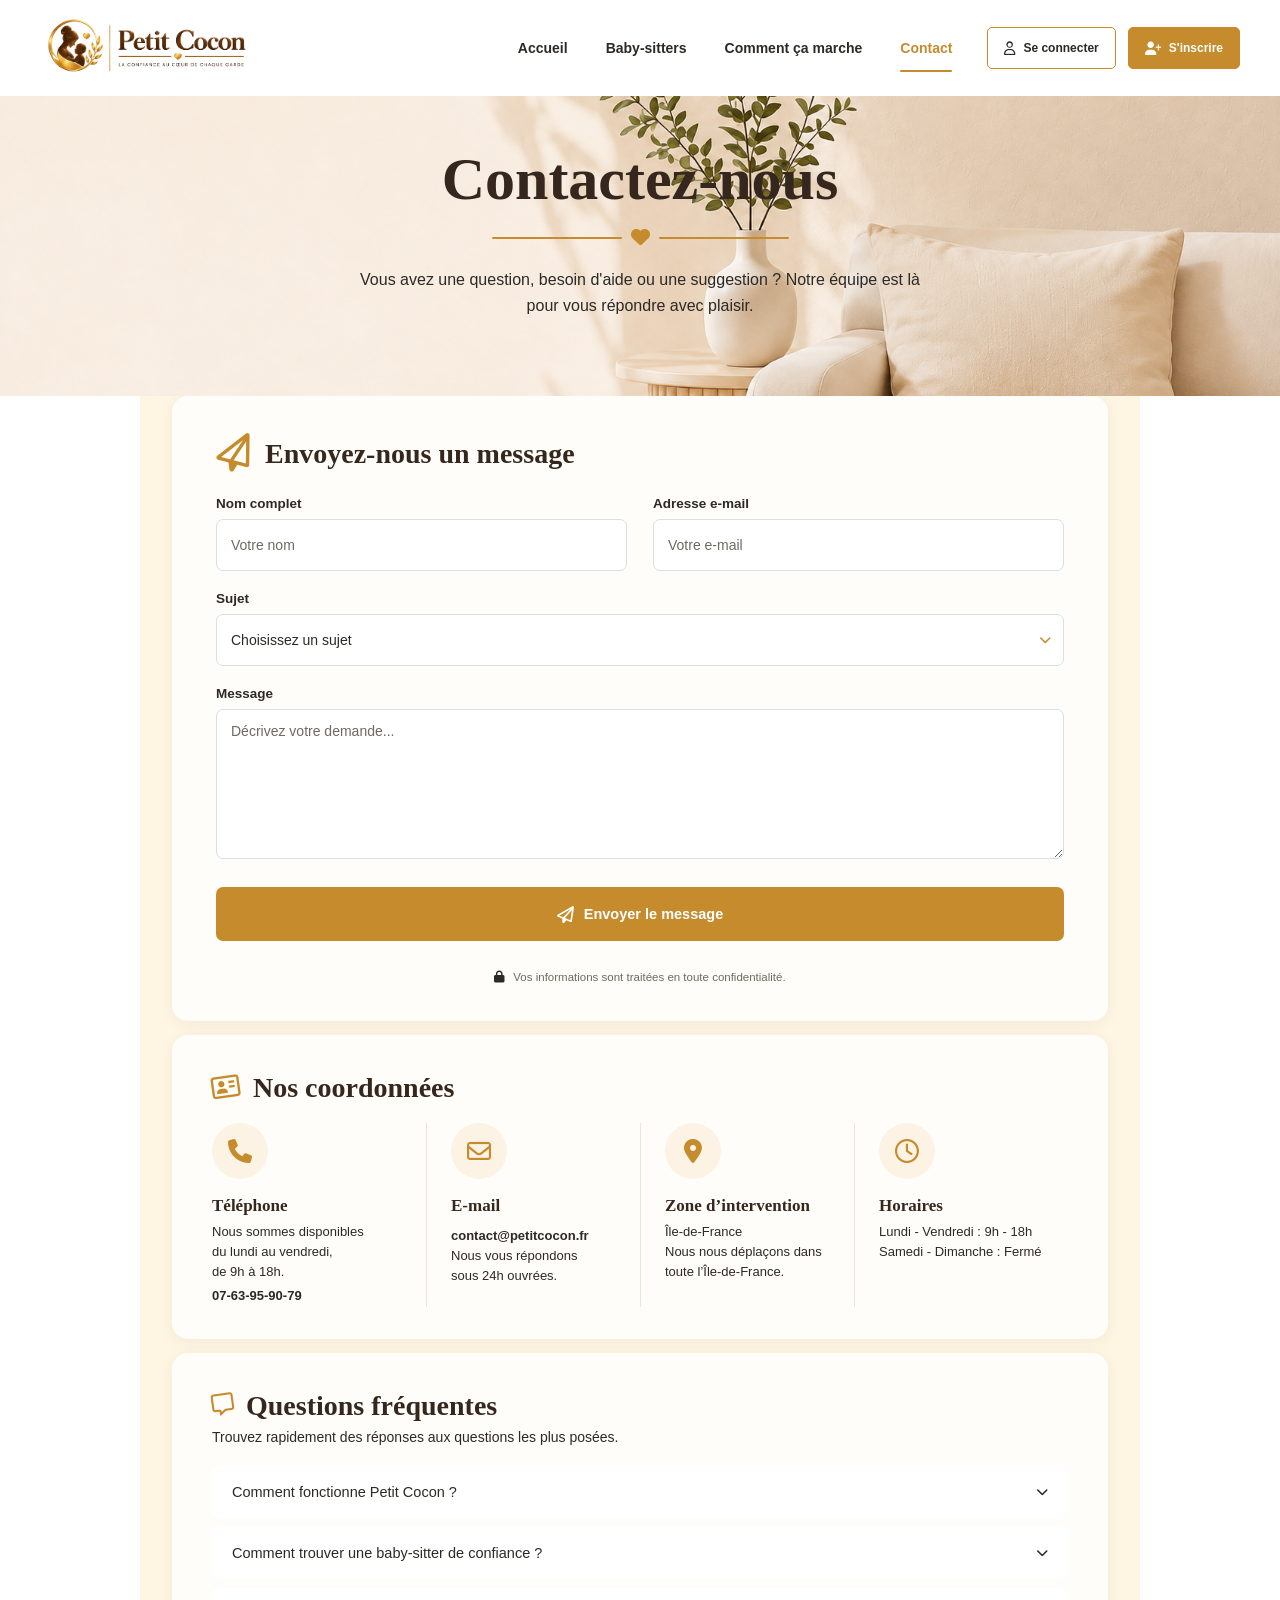
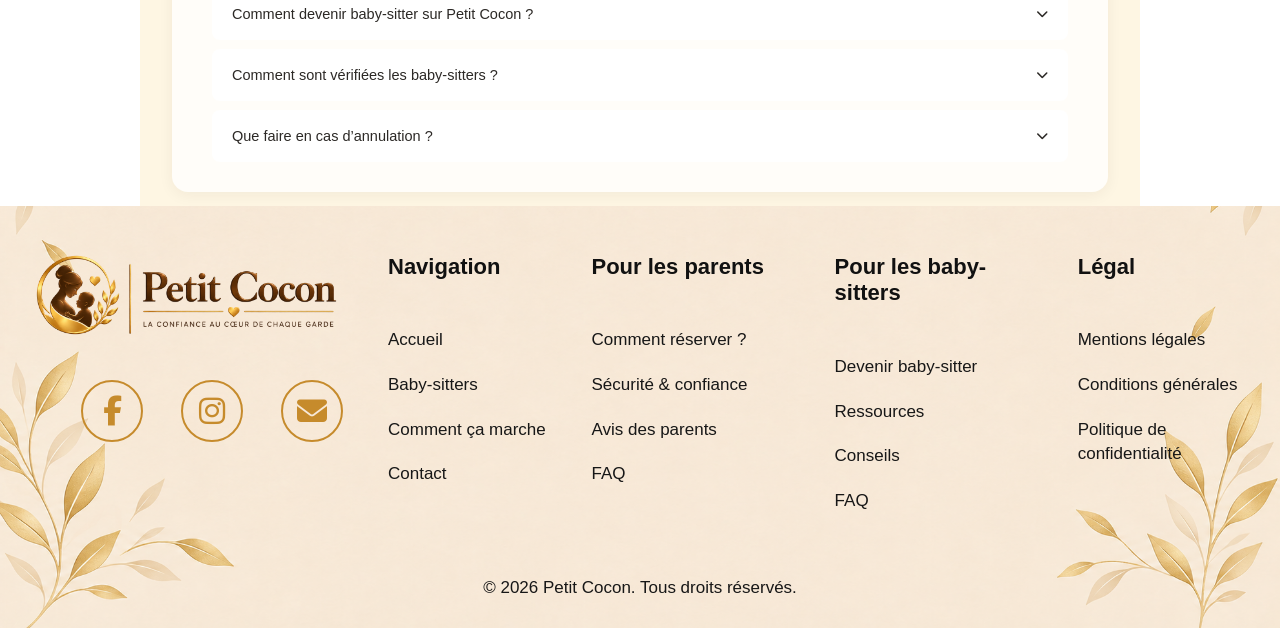
<file: pages/contact.html>
<!DOCTYPE html>

<html lang="fr">

<head>


<!-- ==========================================
     INFORMATIONS DU DOCUMENT
=========================================== -->

<!-- Encodage des caractères -->
<meta charset="UTF-8">

<!-- Adaptation aux écrans mobiles -->
<meta name="viewport" content="width=device-width, initial-scale=1.0">

<!-- Titre SEO -->
<title>Contact - Petit Cocon</title>

<!-- Description SEO -->
<meta
    name="description"
    content="Contactez Petit Cocon pour toute question concernant nos services de garde d'enfants."
>

<!-- Autorisation d'indexation -->
<meta name="robots" content="index, follow">

<!-- Favicon -->
<link
    rel="icon"
    type="image/png"
    href="../assets/images/favicon.png"
>


<!-- ==========================================
     FONT AWESOME
=========================================== -->

<link
    rel="stylesheet"
    href="https://cdnjs.cloudflare.com/ajax/libs/font-awesome/6.5.2/css/all.min.css"
>


<!-- ==========================================
     FEUILLES DE STYLE
=========================================== -->

<!-- Variables globales -->
<link rel="stylesheet" href="../css/variables.css">

<!-- Styles globaux -->
<link rel="stylesheet" href="../css/global.css">

<!-- Styles du Header -->
<link rel="stylesheet" href="../css/header.css">

<!-- Styles du Footer -->
<link rel="stylesheet" href="../css/footer.css">

<!-- Responsive -->
<link rel="stylesheet" href="../css/responsive.css">

<link rel="stylesheet" href="../css/coming-soon.css">

<link rel="stylesheet" href="../css/register-modal.css">

<link rel="stylesheet" href="../css/contact.css">


</head>

<body>


<!-- ==========================================
     HEADER
=========================================== -->

<header class="site-header">

    <div class="container header-container">


        <!-- ======================================
             LOGO
        ======================================= -->

        <a
            href="../index.html"
            class="logo"
            aria-label="Petit Cocon - Accueil"
        >

            <picture>

                <!-- Logo utilisé uniquement sur mobile -->
                <source
                    media="(max-width: 800px)"
                    srcset="../assets/images/logo-mobile.png"
                >

                <!-- Logo utilisé sur desktop et tablette -->
                <img
                    src="../assets/images/logo.png"
                    alt="Petit Cocon"
                >

            </picture>

        </a>


        <!-- ======================================
             NAVIGATION PRINCIPALE
        ======================================= -->

        <nav
            class="main-nav"
            id="main-menu"
            aria-label="Navigation principale"
        >

            <ul>

                <li>
                    <a href="../index.html">
                        Accueil
                    </a>
                </li>

                <li>
                    <a href="baby-sitters.html">
                        Baby-sitters
                    </a>
                </li>

                <li>
                    <a href="faq.html">
                        Comment ça marche
                    </a>
                </li>

                <li>
                    <a
                        href="contact.html"
                        class="active"
                        aria-current="page"
                    >
                        Contact
                    </a>
                </li>

               

            </ul>

        </nav>


        <!-- ======================================
             ACTIONS DESKTOP
        ======================================= -->

        <div class="header-actions">

            <!-- Connexion -->
            <a
                href="connexion.html"
                class="btn-login"
            >

                <i
                    class="fa-regular fa-user"
                    aria-hidden="true"
                ></i>

                <span>Se connecter</span>

            </a>


           <!-- Inscription -->
            <button
                type="button"
                class="btn-register"
                id="register-modal-open"
                aria-haspopup="dialog"
                aria-controls="register-modal"
            >
            
                <i
                    class="fa-solid fa-user-plus"
                    aria-hidden="true"
                ></i>
            
                <span>S'inscrire</span>
            
            </button>

        </div>


        <!-- ======================================
             BOUTON MENU MOBILE
        ======================================= -->

        <button
            type="button"
            class="menu-toggle"
            id="menu-toggle"
            aria-label="Ouvrir le menu"
            aria-controls="main-menu"
            aria-expanded="false"
        >

            <!-- Icône Font Awesome -->
            <i
                class="fa-solid fa-bars"
                aria-hidden="true"
            ></i>

        </button>

    </div>

</header>

<!-- ==========================================
     MODAL CHOIX INSCRIPTION
========================================== -->

<div
    class="register-modal"
    id="register-modal"
    aria-hidden="true"
>

    <div
        class="register-modal-overlay"
        data-modal-close
    ></div>

    <div
        class="register-modal-content"
        role="dialog"
        aria-modal="true"
        aria-labelledby="register-modal-title"
    >

        <button
            type="button"
            class="register-modal-close"
            id="register-modal-close"
            aria-label="Fermer"
        >
            <i
                class="fa-solid fa-xmark"
                aria-hidden="true"
            ></i>
        </button>

        <p class="register-modal-eyebrow">
            Créer votre compte
        </p>

        <h2 id="register-modal-title">
            Vous êtes...
        </h2>

        <div class="register-modal-options">

            <a
                href="inscription-parent.html"
                class="register-option"
                data-register-type="parent"
            >
                <i
                    class="fa-solid fa-people-roof"
                    aria-hidden="true"
                ></i>

                <span>
                    <strong>Parent</strong>
                    <small>Je recherche une baby-sitter</small>
                </span>
            </a>

            <a
                href="inscription-babysitter.html"
                class="register-option"
                data-register-type="babysitter"
            >
                <i
                    class="fa-solid fa-baby"
                    aria-hidden="true"
                ></i>

                <span>
                    <strong>Baby-sitter</strong>
                    <small>Je souhaite garder des enfants</small>
                </span>
            </a>

        </div>

    </div>

</div>

<!-- ==========================================
     CONTENU DE LA PAGE
     Vide pour le moment
=========================================== -->

<!-- ======================================
     CONTENU TEMPORAIRE
======================================= -->

<main>
    <section class="contact-intro" aria-labelledby="contact-title">
    <div class="contact-intro-content">

        <h1 id="contact-title">Contactez-nous</h1>

        <div class="contact-title-decoration" aria-hidden="true">
            <span></span>
            <i class="fa-solid fa-heart"></i>
            <span></span>
        </div>

        <p>
            Vous avez une question, besoin d'aide ou une suggestion ?
            Notre équipe est là pour vous répondre avec plaisir.
        </p>

    </div>
</section>

<!-- Formulaire de contact -->
<section class="contact-form-section" aria-labelledby="contact-form-title">
    <div class="contact-form-card">

        <div class="contact-section-heading">
            <i class="fa-regular fa-paper-plane" aria-hidden="true"></i>
            <h2 id="contact-form-title">Envoyez-nous un message</h2>
        </div>

        <form class="contact-form" action="#" method="post">

            <div class="contact-field">
                <label for="contact-name">Nom complet</label>
                <input
                    type="text"
                    id="contact-name"
                    name="name"
                    placeholder="Votre nom"
                    autocomplete="name"
                    required
                >
            </div>

            <div class="contact-field">
                <label for="contact-email">Adresse e-mail</label>
                <input
                    type="email"
                    id="contact-email"
                    name="email"
                    placeholder="Votre e-mail"
                    autocomplete="email"
                    required
                >
            </div>

            <div class="contact-field">
                <label for="contact-subject">Sujet</label>
                <div class="contact-select-wrapper">
                    <select id="contact-subject" name="subject" required>
                        <option value="" selected disabled>
                            Choisissez un sujet
                        </option>
                        <option value="information">Demande d'information</option>
                        <option value="parent">Question parent</option>
                        <option value="babysitter">Question baby-sitter</option>
                        <option value="technical">Problème technique</option>
                        <option value="other">Autre</option>
                    </select>

                    <i class="fa-solid fa-chevron-down" aria-hidden="true"></i>
                </div>
            </div>

            <div class="contact-field">
                <label for="contact-message">Message</label>
                <textarea
                    id="contact-message"
                    name="message"
                    rows="4"
                    placeholder="Décrivez votre demande..."
                    required
                ></textarea>
            </div>

            <button type="submit" class="contact-submit">
                <i class="fa-regular fa-paper-plane" aria-hidden="true"></i>
                <span>Envoyer le message</span>
            </button>

            <p class="contact-confidentiality">
                <i class="fa-solid fa-lock" aria-hidden="true"></i>
                <span>Vos informations sont traitées en toute confidentialité.</span>
            </p>

        </form>
    </div>
</section>

<section class="contact-coordinates" aria-labelledby="contact-coordinates-title">
    <div class="contact-coordinates-card">

        <div class="contact-section-heading">
            <i class="fa-regular fa-address-card" aria-hidden="true"></i>
            <h2 id="contact-coordinates-title">Nos coordonnées</h2>
        </div>

        <div class="contact-details">

            <!-- Téléphone -->
            <div class="contact-detail">
                <div class="contact-detail-icon">
                    <i class="fa-solid fa-phone" aria-hidden="true"></i>
                </div>

                <div class="contact-detail-content">
                    <h3>Téléphone</h3>
                    <p>
                        Nous sommes disponibles<br>
                        du lundi au vendredi,<br>
                        de 9h à 18h.
                    </p>
                    <a href="tel:+330763959079">07-63-95-90-79</a>
                </div>
            </div>

            <!-- E-mail -->
            <div class="contact-detail">
                <div class="contact-detail-icon">
                    <i class="fa-regular fa-envelope" aria-hidden="true"></i>
                </div>

                <div class="contact-detail-content">
                    <h3>E-mail</h3>
                    <a href="mailto:contact@petitcocon.fr">
                        contact@petitcocon.fr
                    </a>
                    <p>
                        Nous vous répondons<br>
                        sous 24h ouvrées.
                    </p>
                </div>
            </div>

            <!-- Zone d'intervention -->
            <div class="contact-detail">
                <div class="contact-detail-icon">
                    <i class="fa-solid fa-location-dot" aria-hidden="true"></i>
                </div>

                <div class="contact-detail-content">
                    <h3>Zone d’intervention</h3>
                    <p>
                        Île-de-France<br>
                        Nous nous déplaçons dans<br>
                        toute l’Île-de-France.
                    </p>
                </div>
            </div>

            <!-- Horaires -->
            <div class="contact-detail">
                <div class="contact-detail-icon">
                    <i class="fa-regular fa-clock" aria-hidden="true"></i>
                </div>

                <div class="contact-detail-content">
                    <h3>Horaires</h3>
                    <p>
                        Lundi - Vendredi : 9h - 18h<br>
                        Samedi - Dimanche : Fermé
                    </p>
                </div>
            </div>

        </div>
    </div>
</section>

<!-- Questions fréquentes -->
<section class="contact-faq" aria-labelledby="contact-faq-title">
    <div class="contact-faq-card">

        <div class="contact-section-heading">
            <i class="fa-regular fa-message" aria-hidden="true"></i>
            <h2 id="contact-faq-title">Questions fréquentes</h2>
        </div>

        <p class="contact-faq-intro">
            Trouvez rapidement des réponses aux questions les plus posées.
        </p>

        <div class="contact-faq-list">

            <details class="contact-faq-item">
                <summary>
                    <span>Comment fonctionne Petit Cocon ?</span>
                    <i class="fa-solid fa-chevron-down" aria-hidden="true"></i>
                </summary>
                <p>
                    Découvrez comment Petit Cocon met en relation les familles
                    et les baby-sitters.
                </p>
            </details>

            <details class="contact-faq-item">
                <summary>
                    <span>Comment trouver une baby-sitter de confiance ?</span>
                    <i class="fa-solid fa-chevron-down" aria-hidden="true"></i>
                </summary>
                <p>
                    Consultez les profils et les informations disponibles
                    pour trouver une baby-sitter adaptée à vos besoins.
                </p>
            </details>

            <details class="contact-faq-item">
                <summary>
                    <span>Comment devenir baby-sitter sur Petit Cocon ?</span>
                    <i class="fa-solid fa-chevron-down" aria-hidden="true"></i>
                </summary>
                <p>
                    Créez votre compte baby-sitter et complétez votre profil.
                </p>
            </details>

            <details class="contact-faq-item">
                <summary>
                    <span>Comment sont vérifiées les baby-sitters ?</span>
                    <i class="fa-solid fa-chevron-down" aria-hidden="true"></i>
                </summary>
                <p>
                    Retrouvez les informations relatives à notre processus
                    de vérification.
                </p>
            </details>

            <details class="contact-faq-item">
                <summary>
                    <span>Que faire en cas d’annulation ?</span>
                    <i class="fa-solid fa-chevron-down" aria-hidden="true"></i>
                </summary>
                <p>
                    Consultez les conditions applicables en cas d’annulation.
                </p>
            </details>

        </div>
    </div>
</section>

<!-- Bloc d'aide rapide -->
<!-- <section class="contact-quick-help" aria-labelledby="contact-quick-help-title">
    <div class="contact-quick-help-content">

        <div class="contact-quick-help-logo">
            <img
                src="../assets/images/logo-mobile.png"
                alt="Petit Cocon"
            >
        </div>

        <div class="contact-quick-help-text">
            <h2 id="contact-quick-help-title">Besoin d'aide rapidement ?</h2>

            <p>
                Consultez notre FAQ ou contactez-nous directement,
                nous sommes là pour vous accompagner.
            </p>
        </div>

        <div class="contact-quick-help-actions">
            <a href="faq.html" class="contact-help-button contact-help-button-outline">
                <i class="fa-regular fa-circle-question" aria-hidden="true"></i>
                <span>Voir la FAQ</span>
            </a>

            <a href="#contact-form-title" class="contact-help-button contact-help-button-primary">
                <i class="fa-regular fa-comment" aria-hidden="true"></i>
                <span>Nous contacter</span>
            </a>
        </div>

    </div>
</section> -->
</main>

<!-- ==========================================
     FOOTER
=========================================== -->

<footer class="site-footer">

    <div class="footer-container">


        <!-- Logo complet -->
        <div class="footer-brand">

            <img
                src="../assets/images/logo.png"
                alt="Petit Cocon"
                class="footer-logo"
            >

            <div class="footer-socials">

                <a
                    href="#"
                    aria-label="Facebook"
                >
                    <i class="fa-brands fa-facebook-f"></i>
                </a>

                <a
                    href="#"
                    aria-label="Instagram"
                >
                    <i class="fa-brands fa-instagram"></i>
                </a>

                <a
                    href="mailto:contact@petitcocon.fr"
                    aria-label="Nous contacter par email"
                >
                    <i class="fa-solid fa-envelope"></i>
                </a>

            </div>

        </div>


        <!-- Navigation -->
        <div class="footer-column">

            <h2>Navigation</h2>

            <ul>

                <li>
                    <a href="../index.html">
                        Accueil
                    </a>
                </li>

                <li>
                    <a href="baby-sitters.html">
                        Baby-sitters
                    </a>
                </li>

                <li>
                    <a href="faq.html">
                        Comment ça marche
                    </a>
                </li>

                <li>
                    <a
                        href="contact.html"
                        aria-current="page"
                    >
                        Contact
                    </a>
                </li>

            </ul>

        </div>


        <!-- Parents -->
        <div class="footer-column">

            <h2>Pour les parents</h2>

            <ul>

                <li>
                    <a href="#">
                        Comment réserver ?
                    </a>
                </li>

                <li>
                    <a href="#">
                        Sécurité & confiance
                    </a>
                </li>

                <li>
                    <a href="#">
                        Avis des parents
                    </a>
                </li>

                <li>
                    <a href="faq.html">
                        FAQ
                    </a>
                </li>

            </ul>

        </div>


        <!-- Baby-sitters -->
        <div class="footer-column">

            <h2>Pour les baby-sitters</h2>

            <ul>

                <li>
                    <a href="inscription.html">
                        Devenir baby-sitter
                    </a>
                </li>

                <li>
                    <a href="#">
                        Ressources
                    </a>
                </li>

                <li>
                    <a href="#">
                        Conseils
                    </a>
                </li>

                <li>
                    <a href="faq.html">
                        FAQ
                    </a>
                </li>

            </ul>

        </div>


        <!-- Légal -->
        <div class="footer-column">

            <h2>Légal</h2>

            <ul>

                <li>
                    <a href="#">
                        Mentions légales
                    </a>
                </li>

                <li>
                    <a href="#">
                        Conditions générales
                    </a>
                </li>

                <li>
                    <a href="#">
                        Politique de confidentialité
                    </a>
                </li>

            </ul>

        </div>

    </div>


    <div class="footer-bottom">

        <p>
            © 2026 Petit Cocon. Tous droits réservés.
        </p>

    </div>

</footer>


<!-- ==========================================
     JAVASCRIPT
=========================================== -->

<!-- JS spécifique au Header -->
<script src="../js/header.js" defer></script>


</body>

</html>
</file>
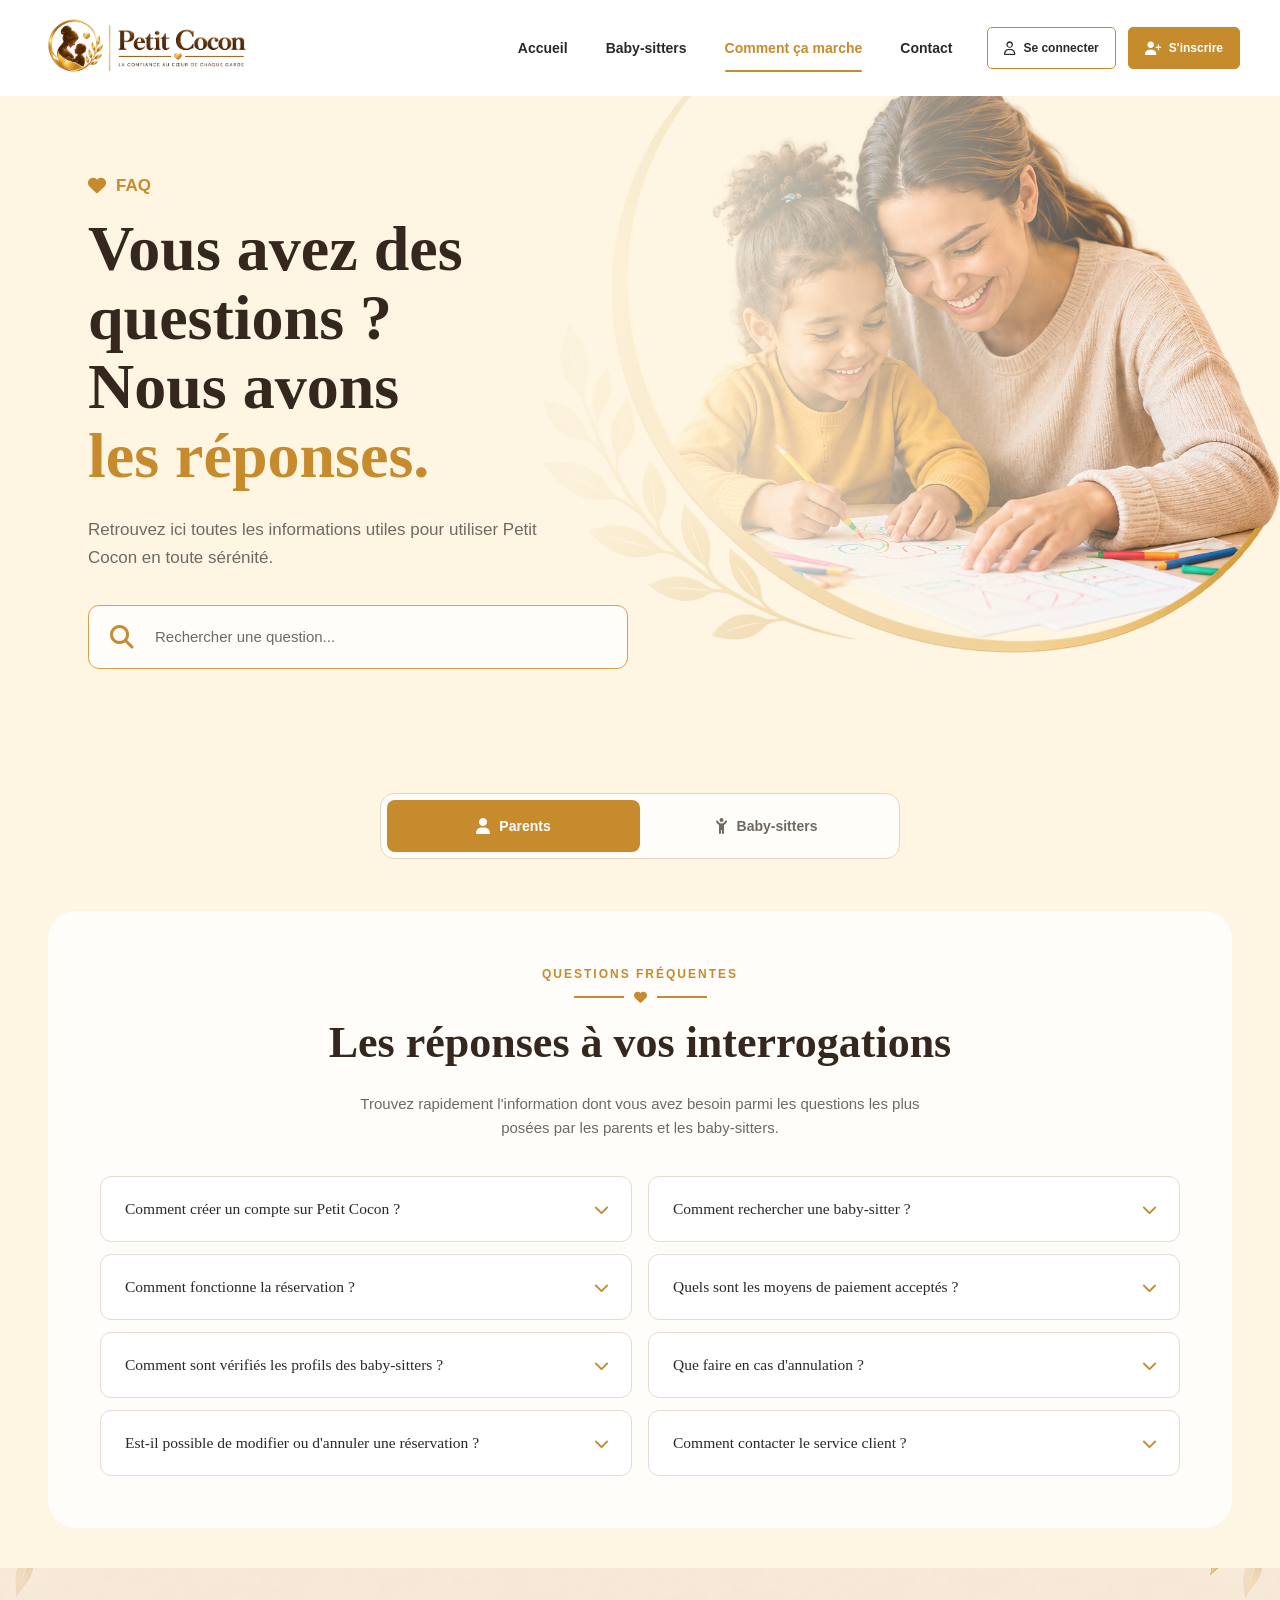
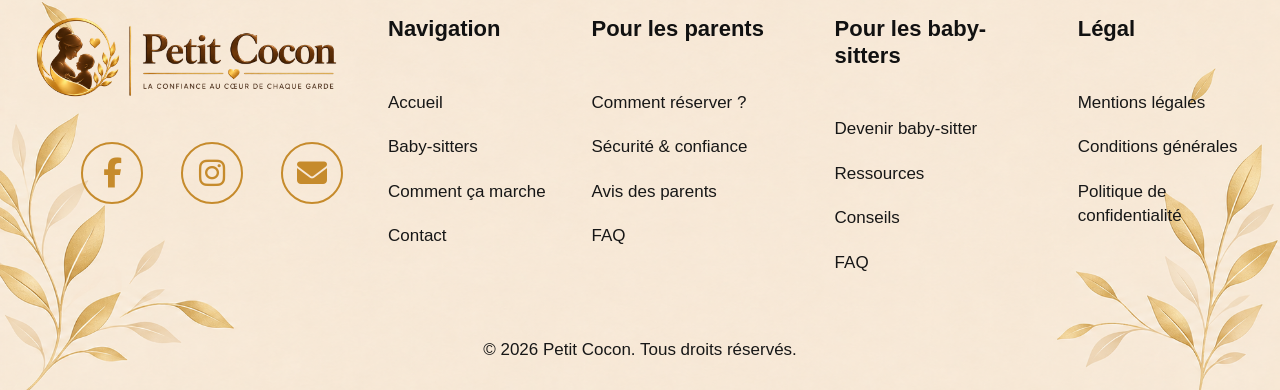
<file: pages/faq.html>
<!DOCTYPE html>

<html lang="fr">

<head>

<!-- ==========================================
     INFORMATIONS DU DOCUMENT
=========================================== -->

<!-- Encodage des caractères -->
<meta charset="UTF-8">

<!-- Adaptation aux écrans mobiles -->
<meta name="viewport" content="width=device-width, initial-scale=1.0">

<!-- Titre SEO -->
<title>Faq - Petit Cocon</title>

<!-- Description SEO -->
<meta
    name="description"
    content="Connectez-vous à votre compte Petit Cocon."
>

<!-- Autorisation d'indexation -->
<meta name="robots" content="index, follow">

<!-- Favicon -->
<link
    rel="icon"
    type="image/png"
    href="../assets/images/favicon.png"
>


<!-- ==========================================
     FONT AWESOME
=========================================== -->

<link
    rel="stylesheet"
    href="https://cdnjs.cloudflare.com/ajax/libs/font-awesome/6.5.2/css/all.min.css"
>


<!-- ==========================================
     FEUILLES DE STYLE
=========================================== -->

<!-- Variables globales -->
<link rel="stylesheet" href="../css/variables.css">

<!-- Styles globaux -->
<link rel="stylesheet" href="../css/global.css">

<!-- Styles du Header -->
<link rel="stylesheet" href="../css/header.css">

<!-- Styles du Footer -->
<link rel="stylesheet" href="../css/footer.css">

<!-- Responsive -->
<link rel="stylesheet" href="../css/responsive.css">

<!-- <link rel="stylesheet" href="../css/coming-soon.css"> -->

<link rel="stylesheet" href="../css/register-modal.css">

<link rel="stylesheet" href="../css/faq.css">

</head>

<body>


<!-- ==========================================
     HEADER
=========================================== -->

<header class="site-header">

    <div class="container header-container">

        <!-- ======================================
             LOGO
        ======================================= -->

        <a
            href="../index.html"
            class="logo"
            aria-label="Petit Cocon - Accueil"
        >

            <picture>

                <!-- Logo utilisé uniquement sur mobile -->
                <source
                    media="(max-width: 800px)"
                    srcset="../assets/images/logo-mobile.png"
                >

                <!-- Logo utilisé sur desktop et tablette -->
                <img
                    src="../assets/images/logo.png"
                    alt="Petit Cocon"
                >

            </picture>

        </a>


        <!-- ======================================
             NAVIGATION PRINCIPALE
        ======================================= -->

        <nav
            class="main-nav"
            id="main-menu"
            aria-label="Navigation principale"
        >

            <ul>

                <li>
                    <a href="../index.html">
                        Accueil
                    </a>
                </li>

                <li>
                    <a href="baby-sitters.html">
                        Baby-sitters
                    </a>
                </li>

                <li>
                    <a href="faq.html"
                        class="active"
                        aria-current="page">
                        Comment ça marche
                    </a>
                </li>

                <li>
                    <a href="contact.html">
                        Contact
                    </a>
                </li>

            </ul>

        </nav>


        <!-- ======================================
             ACTIONS DESKTOP
        ======================================= -->

        <div class="header-actions">

            <!-- Connexion -->
            <a
                href="connexion.html"
                class="btn-login active"
                aria-current="page"
            >

                <i
                    class="fa-regular fa-user"
                    aria-hidden="true"
                ></i>

                <span>Se connecter</span>

            </a>


            <!-- Inscription -->
            <button
                type="button"
                class="btn-register"
                id="register-modal-open"
                aria-haspopup="dialog"
                aria-controls="register-modal"
            >
            
                <i
                    class="fa-solid fa-user-plus"
                    aria-hidden="true"
                ></i>
            
                <span>S'inscrire</span>
            
            </button>

        </div>


        <!-- ======================================
             BOUTON MENU MOBILE
        ======================================= -->

        <button
            type="button"
            class="menu-toggle"
            id="menu-toggle"
            aria-label="Ouvrir le menu"
            aria-controls="main-menu"
            aria-expanded="false"
        >

            <!-- Icône Font Awesome -->
            <i
                class="fa-solid fa-bars"
                aria-hidden="true"
            ></i>

        </button>

    </div>

</header>

<!-- ==========================================
     MODAL CHOIX INSCRIPTION
========================================== -->

<div
    class="register-modal"
    id="register-modal"
    aria-hidden="true"
>

    <div
        class="register-modal-overlay"
        data-modal-close
    ></div>

    <div
        class="register-modal-content"
        role="dialog"
        aria-modal="true"
        aria-labelledby="register-modal-title"
    >

        <button
            type="button"
            class="register-modal-close"
            id="register-modal-close"
            aria-label="Fermer"
        >
            <i
                class="fa-solid fa-xmark"
                aria-hidden="true"
            ></i>
        </button>

        <p class="register-modal-eyebrow">
            Créer votre compte
        </p>

        <h2 id="register-modal-title">
            Vous êtes...
        </h2>

        <div class="register-modal-options">

            <a
                href="inscription-parent.html"
                class="register-option"
                data-register-type="parent"
            >
                <i
                    class="fa-solid fa-people-roof"
                    aria-hidden="true"
                ></i>

                <span>
                    <strong>Parent</strong>
                    <small>Je recherche une baby-sitter</small>
                </span>
            </a>

            <a
                href="inscription-babysitter.html"
                class="register-option"
                data-register-type="babysitter"
            >
                <i
                    class="fa-solid fa-baby"
                    aria-hidden="true"
                ></i>

                <span>
                    <strong>Baby-sitter</strong>
                    <small>Je souhaite garder des enfants</small>
                </span>
            </a>

        </div>

    </div>

</div>

<!-- ==========================================
     CONTENU DE LA PAGE
     Vide pour le moment
=========================================== -->

<!-- ======================================
     CONTENU TEMPORAIRE
======================================= -->

<main class="coming-soon">

   <section class="faq-hero" aria-labelledby="faq-hero-title">
    <div class="faq-hero-content">

        <div class="faq-hero-label">
            <i class="fa-solid fa-heart" aria-hidden="true"></i>
            <span>FAQ</span>
        </div>

        <h1 id="faq-hero-title">
            Vous avez des<br>
            questions ?<br>
            Nous avons<br>
            <span>les réponses.</span>
        </h1>

        <p>
            Retrouvez ici toutes les informations utiles
            pour utiliser Petit Cocon en toute sérénité.
        </p>

        <div class="faq-search">
            <i class="fa-solid fa-magnifying-glass" aria-hidden="true"></i>

            <input
                type="search"
                id="faq-search-input"
                placeholder="Rechercher une question..."
                aria-label="Rechercher une question"
            >
        </div>

    </div>
</section>

<section class="faq-filter-section" aria-label="Filtrer les questions">
    <div class="faq-filter">
        <button type="button" class="faq-filter-button is-active">
            <i class="fa-solid fa-user" aria-hidden="true"></i>
            <span>Parents</span>
        </button>

        <button type="button" class="faq-filter-button">
            <i class="fa-solid fa-child-reaching" aria-hidden="true"></i>
            <span>Baby-sitters</span>
        </button>
    </div>
</section>

<section class="faq-questions-section" aria-labelledby="faq-questions-title">
    <div class="faq-questions-card">

        <div class="faq-questions-heading">
            <span class="faq-questions-label">QUESTIONS FRÉQUENTES</span>

            <div class="faq-questions-decoration">
                <span></span>
                <i class="fa-solid fa-heart" aria-hidden="true"></i>
                <span></span>
            </div>

            <h2 id="faq-questions-title">
                Les réponses à vos interrogations
            </h2>

            <p>
                Trouvez rapidement l'information dont vous avez besoin
                parmi les questions les plus posées par les parents
                et les baby-sitters.
            </p>
        </div>

        <div class="faq-list">

        </div>

    </div>
</section>
<!-- <section class="faq-help-section" aria-labelledby="faq-help-title">
    <div class="faq-help-card">

        <div class="faq-help-content">
            <div class="faq-help-label">
                <i class="fa-solid fa-heart" aria-hidden="true"></i>
                <span>UNE QUESTION SUPPLÉMENTAIRE ?</span>
            </div>

            <h2 id="faq-help-title">
                Notre équipe est là pour<br>
                vous aider !
            </h2>

            <p>
                Si vous ne trouvez pas la réponse à votre question,
                n’hésitez pas à nous contacter. Nous vous répondrons
                dans les plus brefs délais.
            </p>

            <a href="contact.html" class="faq-help-button">
                <i class="fa-solid fa-envelope" aria-hidden="true"></i>
                <span>Nous contacter</span>
            </a>
        </div>

        <div class="faq-help-illustration">
            <img
                src="../assets/images/faq/faq-help.png"
                alt=""
                aria-hidden="true"
            >
        </div>

    </div>
</section> -->
</main>


<!-- ==========================================
     FOOTER
=========================================== -->

<footer class="site-footer">

    <div class="footer-container">


        <!-- Logo complet -->
        <div class="footer-brand">

            <img
                src="../assets/images/logo.png"
                alt="Petit Cocon"
                class="footer-logo"
            >

            <div class="footer-socials">

                <a
                    href="#"
                    aria-label="Facebook"
                >
                    <i class="fa-brands fa-facebook-f"></i>
                </a>

                <a
                    href="#"
                    aria-label="Instagram"
                >
                    <i class="fa-brands fa-instagram"></i>
                </a>

                <a
                    href="mailto:contact@petitcocon.fr"
                    aria-label="Nous contacter par email"
                >
                    <i class="fa-solid fa-envelope"></i>
                </a>

            </div>

        </div>


        <!-- Navigation -->
        <div class="footer-column">

            <h2>Navigation</h2>

            <ul>

                <li>
                    <a href="../index.html">
                        Accueil
                    </a>
                </li>

                <li>
                    <a href="baby-sitters.html">
                        Baby-sitters
                    </a>
                </li>

                <li>
                    <a href="faq.html">
                        Comment ça marche
                    </a>
                </li>

                <li>
                    <a href="contact.html">
                        Contact
                    </a>
                </li>

            </ul>

        </div>


        <!-- Parents -->
        <div class="footer-column">

            <h2>Pour les parents</h2>

            <ul>

                <li>
                    <a href="#">
                        Comment réserver ?
                    </a>
                </li>

                <li>
                    <a href="#">
                        Sécurité & confiance
                    </a>
                </li>

                <li>
                    <a href="#">
                        Avis des parents
                    </a>
                </li>

                <li>
                    <a href="faq.html">
                        FAQ
                    </a>
                </li>

            </ul>

        </div>


        <!-- Baby-sitters -->
        <div class="footer-column">

            <h2>Pour les baby-sitters</h2>

            <ul>

                <li>
                    <a href="inscription.html">
                        Devenir baby-sitter
                    </a>
                </li>

                <li>
                    <a href="#">
                        Ressources
                    </a>
                </li>

                <li>
                    <a href="#">
                        Conseils
                    </a>
                </li>

                <li>
                    <a href="faq.html">
                        FAQ
                    </a>
                </li>

            </ul>

        </div>


        <!-- Légal -->
        <div class="footer-column">

            <h2>Légal</h2>

            <ul>

                <li>
                    <a href="#">
                        Mentions légales
                    </a>
                </li>

                <li>
                    <a href="#">
                        Conditions générales
                    </a>
                </li>

                <li>
                    <a href="#">
                        Politique de confidentialité
                    </a>
                </li>

            </ul>

        </div>

    </div>


    <div class="footer-bottom">

        <p>
            © 2026 Petit Cocon. Tous droits réservés.
        </p>

    </div>

</footer>


<!-- ==========================================
     JAVASCRIPT
=========================================== -->

<!-- JS spécifique au Header -->
<script src="../js/header.js" defer></script>
<script src="../js/faq.js" defer></script>

</body>

</html>
</file>
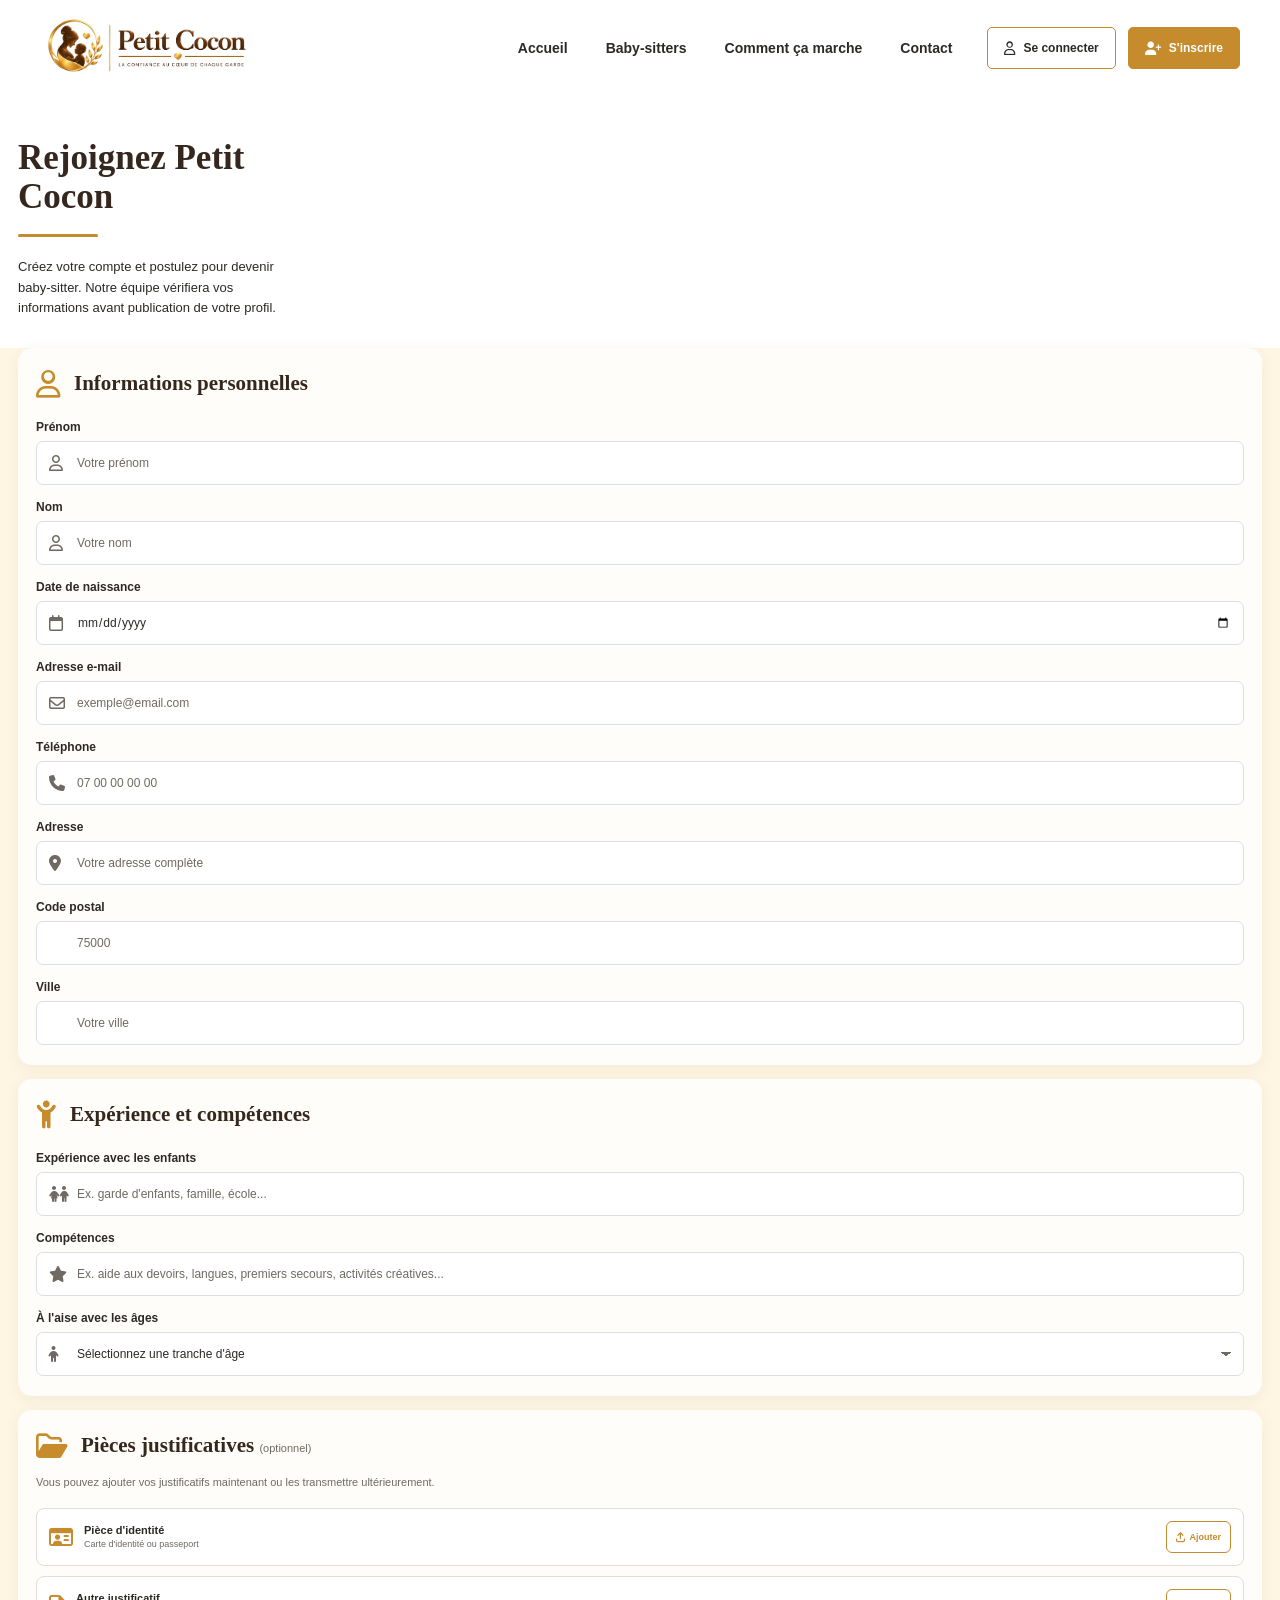
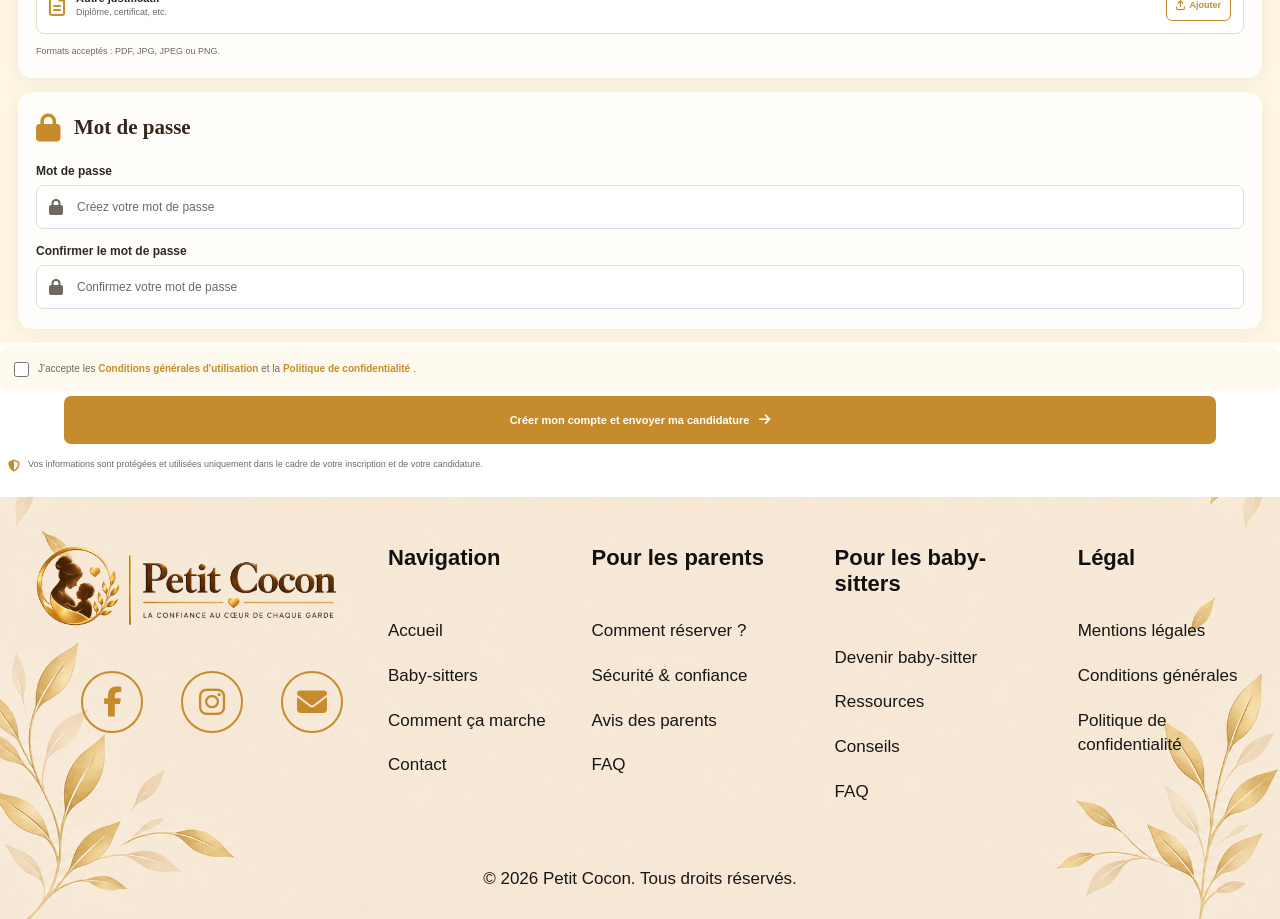
<file: pages/inscription-babysitter.html>
<!DOCTYPE html>

<html lang="fr">

<head>

<!-- ==========================================
     INFORMATIONS DU DOCUMENT
=========================================== -->

<!-- Encodage des caractères -->
<meta charset="UTF-8">

<!-- Adaptation aux écrans mobiles -->
<meta name="viewport" content="width=device-width, initial-scale=1.0">

<!-- Titre SEO -->
<title>Inscription-babysitter - Petit Cocon</title>

<!-- Description SEO -->
<meta
    name="description"
    content="Connectez-vous à votre compte Petit Cocon."
>

<!-- Autorisation d'indexation -->
<meta name="robots" content="index, follow">

<!-- Favicon -->
<link
    rel="icon"
    type="image/png"
    href="../assets/images/favicon.png"
>


<!-- ==========================================
     FONT AWESOME
=========================================== -->

<link
    rel="stylesheet"
    href="https://cdnjs.cloudflare.com/ajax/libs/font-awesome/6.5.2/css/all.min.css"
>

<!-- ==========================================
     FEUILLES DE STYLE
=========================================== -->

<!-- Variables globales -->
<link rel="stylesheet" href="../css/variables.css">

<!-- Styles globaux -->
<link rel="stylesheet" href="../css/global.css">

<!-- Styles du Header -->
<link rel="stylesheet" href="../css/header.css">

<!-- Styles du Footer -->
<link rel="stylesheet" href="../css/footer.css">

<!-- Responsive -->
<link rel="stylesheet" href="../css/responsive.css">

<link rel="stylesheet" href="../css/coming-soon.css">

<link rel="stylesheet" href="../css/register-modal.css">

<link rel="stylesheet" href="../css/inscription-babysitter.css">

</head>

<body>


<!-- ==========================================
     HEADER
=========================================== -->

<header class="site-header">

    <div class="container header-container">


        <!-- ======================================
             LOGO
        ======================================= -->

        <a
            href="../index.html"
            class="logo"
            aria-label="Petit Cocon - Accueil"
        >

            <picture>

                <!-- Logo utilisé uniquement sur mobile -->
                <source
                    media="(max-width: 800px)"
                    srcset="../assets/images/logo-mobile.png"
                >

                <!-- Logo utilisé sur desktop et tablette -->
                <img
                    src="../assets/images/logo.png"
                    alt="Petit Cocon"
                >

            </picture>

        </a>


        <!-- ======================================
             NAVIGATION PRINCIPALE
        ======================================= -->

        <nav
            class="main-nav"
            id="main-menu"
            aria-label="Navigation principale"
        >

            <ul>

                <li>
                    <a href="../index.html">
                        Accueil
                    </a>
                </li>

                <li>
                    <a href="baby-sitters.html">
                        Baby-sitters
                    </a>
                </li>

                <li>
                    <a href="faq.html">
                        Comment ça marche
                    </a>
                </li>

                <li>
                    <a href="contact.html">
                        Contact
                    </a>
                </li>


            </ul>

        </nav>


        <!-- ======================================
             ACTIONS DESKTOP
        ======================================= -->

        <div class="header-actions">

            <!-- Connexion -->
            <a
                href="connexion.html"
                class="btn-login active"
                aria-current="page"
            >

                <i
                    class="fa-regular fa-user"
                    aria-hidden="true"
                ></i>

                <span>Se connecter</span>

            </a>


            <!-- Inscription -->
            <button
                type="button"
                class="btn-register"
                id="register-modal-open"
                aria-haspopup="dialog"
                aria-controls="register-modal"
            >
            
                <i
                    class="fa-solid fa-user-plus"
                    aria-hidden="true"
                ></i>
            
                <span>S'inscrire</span>
            
            </button>

        </div>


        <!-- ======================================
             BOUTON MENU MOBILE
        ======================================= -->

        <button
            type="button"
            class="menu-toggle"
            id="menu-toggle"
            aria-label="Ouvrir le menu"
            aria-controls="main-menu"
            aria-expanded="false"
        >

            <!-- Icône Font Awesome -->
            <i
                class="fa-solid fa-bars"
                aria-hidden="true"
            ></i>

        </button>

    </div>

</header>

<!-- ==========================================
     MODAL CHOIX INSCRIPTION
========================================== -->

<div
    class="register-modal"
    id="register-modal"
    aria-hidden="true"
>

    <div
        class="register-modal-overlay"
        data-modal-close
    ></div>

    <div
        class="register-modal-content"
        role="dialog"
        aria-modal="true"
        aria-labelledby="register-modal-title"
    >

        <button
            type="button"
            class="register-modal-close"
            id="register-modal-close"
            aria-label="Fermer"
        >
            <i
                class="fa-solid fa-xmark"
                aria-hidden="true"
            ></i>
        </button>

        <p class="register-modal-eyebrow">
            Créer votre compte
        </p>

        <h2 id="register-modal-title">
            Vous êtes...
        </h2>

        <div class="register-modal-options">

            <a
                href="inscription-parent.html"
                class="register-option"
                data-register-type="parent"
            >
                <i
                    class="fa-solid fa-people-roof"
                    aria-hidden="true"
                ></i>

                <span>
                    <strong>Parent</strong>
                    <small>Je recherche une baby-sitter</small>
                </span>
            </a>

            <a
                href="inscription-babysitter.html"
                class="register-option"
                data-register-type="babysitter"
            >
                <i
                    class="fa-solid fa-baby"
                    aria-hidden="true"
                ></i>

                <span>
                    <strong>Baby-sitter</strong>
                    <small>Je souhaite garder des enfants</small>
                </span>
            </a>

        </div>

    </div>

</div>

<!-- ==========================================
     CONTENU DE LA PAGE
     Vide pour le moment
=========================================== -->

<main>
    <section class="babysitter-register-intro" aria-labelledby="babysitter-register-title">
        <div class="babysitter-register-intro-content">

            <h1 id="babysitter-register-title">
                Rejoignez Petit Cocon
            </h1>

            <span class="babysitter-register-intro-line"></span>

            <p>
                Créez votre compte et postulez pour devenir
                baby-sitter. Notre équipe vérifiera vos informations
                avant publication de votre profil.
            </p>

        </div>
    </section>
    <!-- Informations personnelles -->
<section class="babysitter-register-form-section" aria-labelledby="personal-info-title">
    <div class="babysitter-register-form-card">

        <div class="babysitter-register-section-heading">
            <i class="fa-regular fa-user" aria-hidden="true"></i>
            <h2 id="personal-info-title">Informations personnelles</h2>
        </div>

        <div class="babysitter-register-fields">

            <div class="babysitter-register-field">
                <label for="babysitter-firstname">Prénom</label>
                <div class="babysitter-register-input-wrapper">
                    <i class="fa-regular fa-user" aria-hidden="true"></i>
                    <input
                        type="text"
                        id="babysitter-firstname"
                        name="firstname"
                        placeholder="Votre prénom"
                        autocomplete="given-name"
                        required
                    >
                </div>
            </div>

            <div class="babysitter-register-field">
                <label for="babysitter-lastname">Nom</label>
                <div class="babysitter-register-input-wrapper">
                    <i class="fa-regular fa-user" aria-hidden="true"></i>
                    <input
                        type="text"
                        id="babysitter-lastname"
                        name="lastname"
                        placeholder="Votre nom"
                        autocomplete="family-name"
                        required
                    >
                </div>
            </div>

            <div class="babysitter-register-field">
                <label for="babysitter-birthdate">Date de naissance</label>
                <div class="babysitter-register-input-wrapper">
                    <i class="fa-regular fa-calendar" aria-hidden="true"></i>
                    <input
                        type="date"
                        id="babysitter-birthdate"
                        name="birthdate"
                        required
                    >
                </div>
            </div>

            <div class="babysitter-register-field">
                <label for="babysitter-email">Adresse e-mail</label>
                <div class="babysitter-register-input-wrapper">
                    <i class="fa-regular fa-envelope" aria-hidden="true"></i>
                    <input
                        type="email"
                        id="babysitter-email"
                        name="email"
                        placeholder="exemple@email.com"
                        autocomplete="email"
                        required
                    >
                </div>
            </div>

            <div class="babysitter-register-field">
                <label for="babysitter-phone">Téléphone</label>
                <div class="babysitter-register-input-wrapper">
                    <i class="fa-solid fa-phone" aria-hidden="true"></i>
                    <input
                        type="tel"
                        id="babysitter-phone"
                        name="phone"
                        placeholder="07 00 00 00 00"
                        autocomplete="tel"
                        required
                    >
                </div>
            </div>

            <div class="babysitter-register-field">
                <label for="babysitter-address">Adresse</label>
                <div class="babysitter-register-input-wrapper">
                    <i class="fa-solid fa-location-dot" aria-hidden="true"></i>
                    <input
                        type="text"
                        id="babysitter-address"
                        name="address"
                        placeholder="Votre adresse complète"
                        autocomplete="street-address"
                        required
                    >
                </div>
            </div>

            <div class="babysitter-register-field">
                <label for="babysitter-postcode">Code postal</label>
                <div class="babysitter-register-input-wrapper">
                    <input
                        type="text"
                        id="babysitter-postcode"
                        name="postcode"
                        placeholder="75000"
                        inputmode="numeric"
                        autocomplete="postal-code"
                        required
                    >
                </div>
            </div>

            <div class="babysitter-register-field">
                <label for="babysitter-city">Ville</label>
                <div class="babysitter-register-input-wrapper">
                    <input
                        type="text"
                        id="babysitter-city"
                        name="city"
                        placeholder="Votre ville"
                        autocomplete="address-level2"
                        required
                    >
                </div>
            </div>

        </div>
    </div>
</section>

<!-- Expérience et compétences -->
<section
    class="babysitter-register-form-section"
    aria-labelledby="experience-title"
>
    <div class="babysitter-register-form-card">

        <div class="babysitter-register-section-heading">

            <i
                class="fa-solid fa-child-reaching"
                aria-hidden="true"
            ></i>

            <h2 id="experience-title">
                Expérience et compétences
            </h2>

        </div>


        <div class="babysitter-register-fields">


            <!-- Expérience -->

            <div class="babysitter-register-field">

                <label for="babysitter-experience">
                    Expérience avec les enfants
                </label>

                <div class="babysitter-register-input-wrapper">

                    <i
                        class="fa-solid fa-children"
                        aria-hidden="true"
                    ></i>

                    <input
                        type="text"
                        id="babysitter-experience"
                        name="experience"
                        placeholder="Ex. garde d'enfants, famille, école..."
                        required
                    >

                </div>

            </div>


            <!-- Compétences -->

            <div class="babysitter-register-field">

                <label for="babysitter-skills">
                    Compétences
                </label>

                <div class="babysitter-register-input-wrapper">

                    <i
                        class="fa-solid fa-star"
                        aria-hidden="true"
                    ></i>

                    <input
                        type="text"
                        id="babysitter-skills"
                        name="skills"
                        placeholder="Ex. aide aux devoirs, langues, premiers secours, activités créatives..."
                        required
                    >

                </div>

            </div>


            <!-- Âges -->

            <div class="babysitter-register-field">

                <label for="babysitter-age-groups">
                    À l'aise avec les âges
                </label>

                <div class="babysitter-register-input-wrapper">

                    <i
                        class="fa-solid fa-child"
                        aria-hidden="true"
                    ></i>

                    <select
                        id="babysitter-age-groups"
                        name="age_groups"
                        required
                    >

                        <option
                            value=""
                            selected
                            disabled
                        >
                            Sélectionnez une tranche d'âge
                        </option>

                        <option value="0-3">
                            0 à 3 ans
                        </option>

                        <option value="3-6">
                            3 à 6 ans
                        </option>

                        <option value="6-10">
                            6 à 10 ans
                        </option>

                        <option value="10-14">
                            10 à 14 ans
                        </option>

                        <option value="all">
                            Tous les âges
                        </option>

                    </select>

                </div>

            </div>

        </div>

    </div>
</section>

<!-- Pièces justificatives -->
<section
    class="babysitter-register-form-section"
    aria-labelledby="documents-title"
>
    <div class="babysitter-register-form-card">

        <div class="babysitter-register-section-heading">

            <i
                class="fa-regular fa-folder-open"
                aria-hidden="true"
            ></i>

            <h2 id="documents-title">
                Pièces justificatives
                <span>(optionnel)</span>
            </h2>

        </div>


        <p class="babysitter-register-section-description">
            Vous pouvez ajouter vos justificatifs maintenant ou
            les transmettre ultérieurement.
        </p>


        <div class="babysitter-register-upload-list">

            <!-- Pièce d'identité -->

            <div class="babysitter-register-upload">

                <div class="babysitter-register-upload-info">

                    <i
                        class="fa-regular fa-id-card"
                        aria-hidden="true"
                    ></i>

                    <div>
                        <strong>
                            Pièce d'identité
                        </strong>

                        <span>
                            Carte d'identité ou passeport
                        </span>
                    </div>

                </div>

                <label
                    for="babysitter-id-document"
                    class="babysitter-register-upload-button"
                >
                    <i
                        class="fa-solid fa-arrow-up-from-bracket"
                        aria-hidden="true"
                    ></i>

                    Ajouter
                </label>

                <input
                    type="file"
                    id="babysitter-id-document"
                    name="id_document"
                    accept=".pdf,.jpg,.jpeg,.png"
                    hidden
                >

            </div>


            <!-- Autre justificatif -->

            <div class="babysitter-register-upload">

                <div class="babysitter-register-upload-info">

                    <i
                        class="fa-regular fa-file-lines"
                        aria-hidden="true"
                    ></i>

                    <div>
                        <strong>
                            Autre justificatif
                        </strong>

                        <span>
                            Diplôme, certificat, etc.
                        </span>
                    </div>

                </div>

                <label
                    for="babysitter-other-document"
                    class="babysitter-register-upload-button"
                >
                    <i
                        class="fa-solid fa-arrow-up-from-bracket"
                        aria-hidden="true"
                    ></i>

                    Ajouter
                </label>

                <input
                    type="file"
                    id="babysitter-other-document"
                    name="other_document"
                    accept=".pdf,.jpg,.jpeg,.png"
                    hidden
                >

            </div>

        </div>


        <p class="babysitter-register-upload-note">
            Formats acceptés : PDF, JPG, JPEG ou PNG.
        </p>

    </div>
</section>

<!-- Mot de passe -->
<section
    class="babysitter-register-form-section"
    aria-labelledby="password-title"
>
    <div class="babysitter-register-form-card">

        <div class="babysitter-register-section-heading">

            <i
                class="fa-solid fa-lock"
                aria-hidden="true"
            ></i>

            <h2 id="password-title">
                Mot de passe
            </h2>

        </div>


        <div class="babysitter-register-fields">

            <!-- Mot de passe -->

            <div class="babysitter-register-field">

                <label for="babysitter-password">
                    Mot de passe
                </label>

                <div class="babysitter-register-input-wrapper">

                    <i
                        class="fa-solid fa-lock"
                        aria-hidden="true"
                    ></i>

                    <input
                        type="password"
                        id="babysitter-password"
                        name="password"
                        placeholder="Créez votre mot de passe"
                        autocomplete="new-password"
                        minlength="8"
                        required
                    >

                </div>

            </div>


            <!-- Confirmation -->

            <div class="babysitter-register-field">

                <label for="babysitter-password-confirm">
                    Confirmer le mot de passe
                </label>

                <div class="babysitter-register-input-wrapper">

                    <i
                        class="fa-solid fa-lock"
                        aria-hidden="true"
                    ></i>

                    <input
                        type="password"
                        id="babysitter-password-confirm"
                        name="password_confirm"
                        placeholder="Confirmez votre mot de passe"
                        autocomplete="new-password"
                        minlength="8"
                        required
                    >

                </div>

            </div>

        </div>

    </div>
</section>

<!-- Conditions générales -->
<section
    class="babysitter-register-terms-section"
    aria-labelledby="terms-title"
>
    <div class="babysitter-register-terms">

        <div class="babysitter-register-checkbox">

            <input
                type="checkbox"
                id="babysitter-terms"
                name="terms"
                required
            >

            <label for="babysitter-terms">

                J'accepte les
                <a href="#">
                    Conditions générales d'utilisation
                </a>
                et la
                <a href="#">
                    Politique de confidentialité
                </a>.

            </label>

        </div>

    </div>
</section>

<!-- Création du compte -->
<section class="babysitter-register-submit-section">

    <button
        type="submit"
        class="babysitter-register-submit"
    >

        <span>
            Créer mon compte et envoyer ma candidature
        </span>

        <i
            class="fa-solid fa-arrow-right"
            aria-hidden="true"
        ></i>

    </button>

</section>

<!-- Message de confidentialité -->
<div class="babysitter-register-privacy-note">

    <i
        class="fa-solid fa-shield-halved"
        aria-hidden="true"
    ></i>

    <p>
        Vos informations sont protégées et utilisées uniquement
        dans le cadre de votre inscription et de votre candidature.
    </p>

</div>

</main>


<!-- ==========================================
     FOOTER
=========================================== -->

<footer class="site-footer">

    <div class="footer-container">


        <!-- Logo complet -->
        <div class="footer-brand">

            <img
                src="../assets/images/logo.png"
                alt="Petit Cocon"
                class="footer-logo"
            >

            <div class="footer-socials">

                <a
                    href="#"
                    aria-label="Facebook"
                >
                    <i class="fa-brands fa-facebook-f"></i>
                </a>

                <a
                    href="#"
                    aria-label="Instagram"
                >
                    <i class="fa-brands fa-instagram"></i>
                </a>

                <a
                    href="mailto:contact@petitcocon.fr"
                    aria-label="Nous contacter par email"
                >
                    <i class="fa-solid fa-envelope"></i>
                </a>

            </div>

        </div>


        <!-- Navigation -->
        <div class="footer-column">

            <h2>Navigation</h2>

            <ul>

                <li>
                    <a href="../index.html">
                        Accueil
                    </a>
                </li>

                <li>
                    <a href="baby-sitters.html">
                        Baby-sitters
                    </a>
                </li>

                <li>
                    <a href="faq.html">
                        Comment ça marche
                    </a>
                </li>

                <li>
                    <a href="contact.html">
                        Contact
                    </a>
                </li>

            </ul>

        </div>


        <!-- Parents -->
        <div class="footer-column">

            <h2>Pour les parents</h2>

            <ul>

                <li>
                    <a href="#">
                        Comment réserver ?
                    </a>
                </li>

                <li>
                    <a href="#">
                        Sécurité & confiance
                    </a>
                </li>

                <li>
                    <a href="#">
                        Avis des parents
                    </a>
                </li>

                <li>
                    <a href="faq.html">
                        FAQ
                    </a>
                </li>

            </ul>

        </div>


        <!-- Baby-sitters -->
        <div class="footer-column">

            <h2>Pour les baby-sitters</h2>

            <ul>

                <li>
                    <a href="inscription.html">
                        Devenir baby-sitter
                    </a>
                </li>

                <li>
                    <a href="#">
                        Ressources
                    </a>
                </li>

                <li>
                    <a href="#">
                        Conseils
                    </a>
                </li>

                <li>
                    <a href="faq.html">
                        FAQ
                    </a>
                </li>

            </ul>

        </div>


        <!-- Légal -->
        <div class="footer-column">

            <h2>Légal</h2>

            <ul>

                <li>
                    <a href="#">
                        Mentions légales
                    </a>
                </li>

                <li>
                    <a href="#">
                        Conditions générales
                    </a>
                </li>

                <li>
                    <a href="#">
                        Politique de confidentialité
                    </a>
                </li>

            </ul>

        </div>

    </div>


    <div class="footer-bottom">

        <p>
            © 2026 Petit Cocon. Tous droits réservés.
        </p>

    </div>

</footer>


<!-- ==========================================
     JAVASCRIPT
=========================================== -->

<!-- JS spécifique au Header -->
<script src="../js/header.js" defer></script>


</body>

</html>
</file>
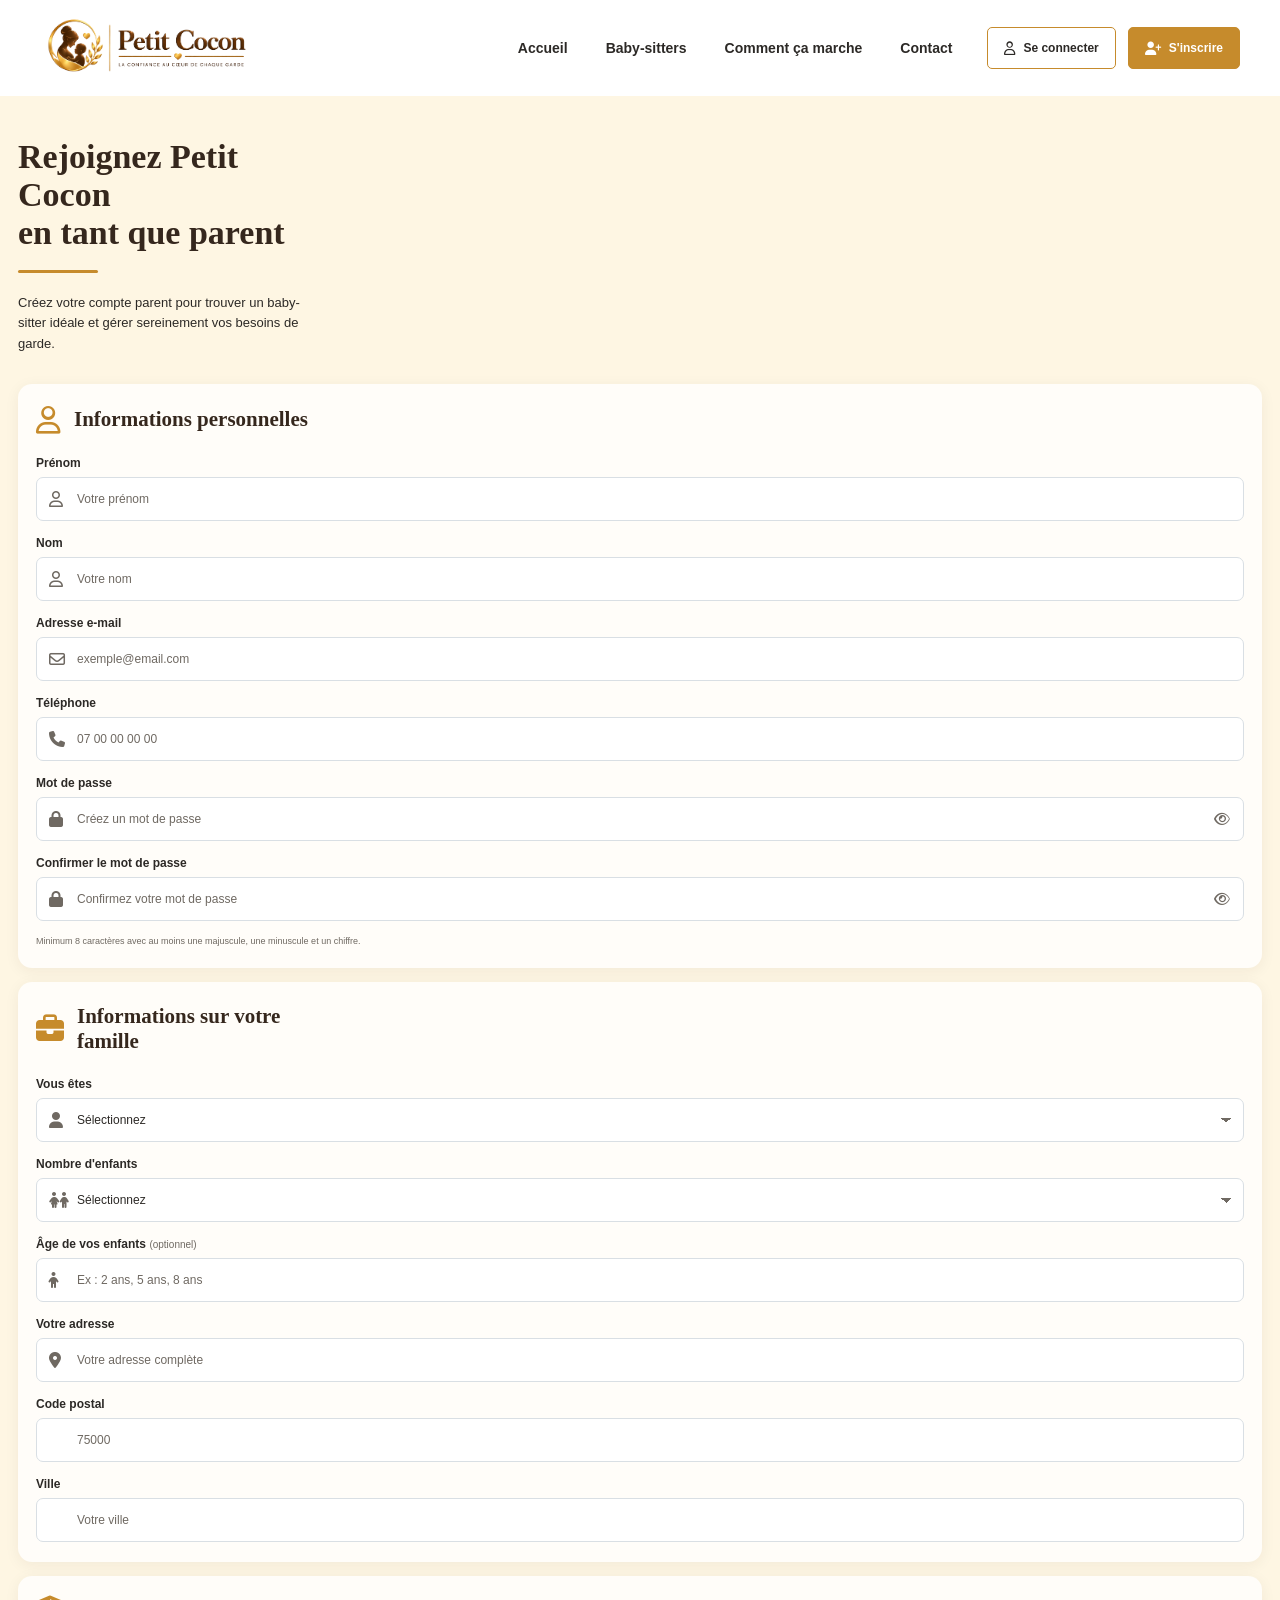
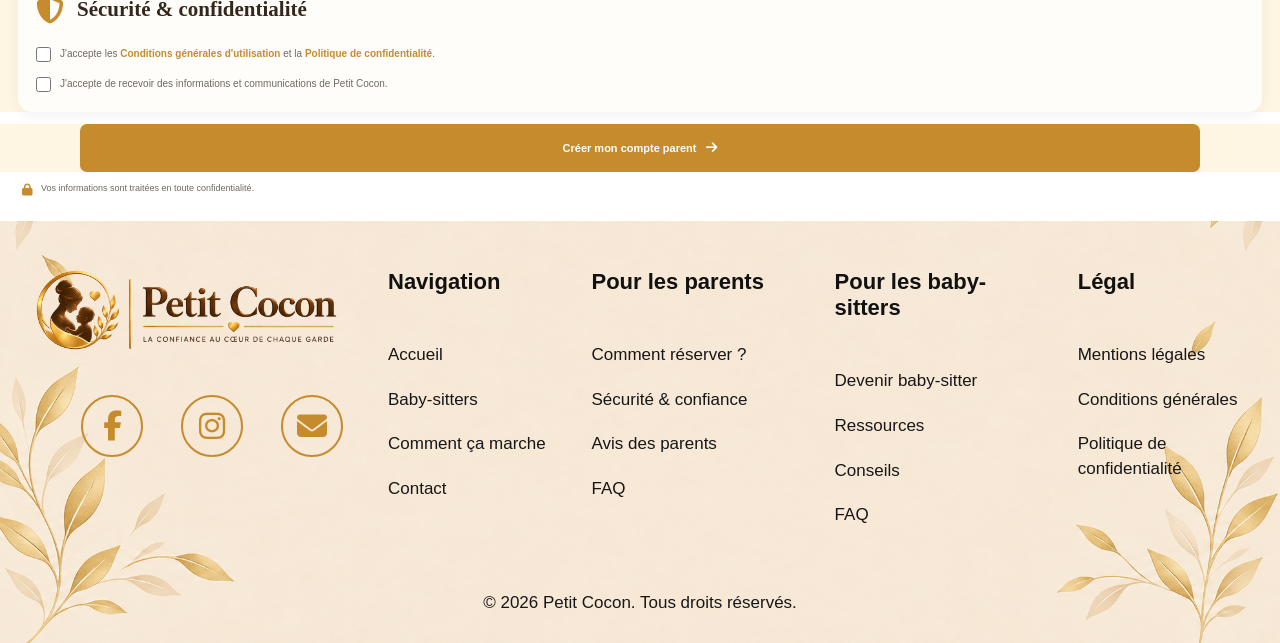
<file: pages/inscription-parent.html>
<!DOCTYPE html>

<html lang="fr">

<head>

<!-- ==========================================
     INFORMATIONS DU DOCUMENT
=========================================== -->

<!-- Encodage des caractères -->
<meta charset="UTF-8">

<!-- Adaptation aux écrans mobiles -->
<meta name="viewport" content="width=device-width, initial-scale=1.0">

<!-- Titre SEO -->
<title>Inscription-parent - Petit Cocon</title>

<!-- Description SEO -->
<meta
    name="description"
    content="Connectez-vous à votre compte Petit Cocon."
>

<!-- Autorisation d'indexation -->
<meta name="robots" content="index, follow">

<!-- Favicon -->
<link
    rel="icon"
    type="image/png"
    href="../assets/images/favicon.png"
>


<!-- ==========================================
     FONT AWESOME
=========================================== -->

<link
    rel="stylesheet"
    href="https://cdnjs.cloudflare.com/ajax/libs/font-awesome/6.5.2/css/all.min.css"
>


<!-- ==========================================
     FEUILLES DE STYLE
=========================================== -->

<!-- Variables globales -->
<link rel="stylesheet" href="../css/variables.css">

<!-- Styles globaux -->
<link rel="stylesheet" href="../css/global.css">

<!-- Styles du Header -->
<link rel="stylesheet" href="../css/header.css">

<!-- Styles du Footer -->
<link rel="stylesheet" href="../css/footer.css">

<!-- Responsive -->
<link rel="stylesheet" href="../css/responsive.css">

<link rel="stylesheet" href="../css/coming-soon.css">

<link rel="stylesheet" href="../css/register-modal.css">

<link rel="stylesheet" href="../css/parent-register.css">

</head>

<body>


<!-- ==========================================
     HEADER
=========================================== -->

<header class="site-header">

    <div class="container header-container">


        <!-- ======================================
             LOGO
        ======================================= -->

        <a
            href="../index.html"
            class="logo"
            aria-label="Petit Cocon - Accueil"
        >

            <picture>

                <!-- Logo utilisé uniquement sur mobile -->
                <source
                    media="(max-width: 800px)"
                    srcset="../assets/images/logo-mobile.png"
                >

                <!-- Logo utilisé sur desktop et tablette -->
                <img
                    src="../assets/images/logo.png"
                    alt="Petit Cocon"
                >

            </picture>

        </a>


        <!-- ======================================
             NAVIGATION PRINCIPALE
        ======================================= -->

        <nav
            class="main-nav"
            id="main-menu"
            aria-label="Navigation principale"
        >

            <ul>

                <li>
                    <a href="../index.html">
                        Accueil
                    </a>
                </li>

                <li>
                    <a href="baby-sitters.html">
                        Baby-sitters
                    </a>
                </li>

                <li>
                    <a href="faq.html">
                        Comment ça marche
                    </a>
                </li>

                <li>
                    <a href="contact.html">
                        Contact
                    </a>
                </li>


            </ul>

        </nav>


        <!-- ======================================
             ACTIONS DESKTOP
        ======================================= -->

        <div class="header-actions">

            <!-- Connexion -->
            <a
                href="connexion.html"
                class="btn-login active"
                aria-current="page"
            >

                <i
                    class="fa-regular fa-user"
                    aria-hidden="true"
                ></i>

                <span>Se connecter</span>

            </a>


            <!-- Inscription -->
            <button
                type="button"
                class="btn-register"
                id="register-modal-open"
                aria-haspopup="dialog"
                aria-controls="register-modal"
            >
            
                <i
                    class="fa-solid fa-user-plus"
                    aria-hidden="true"
                ></i>
            
                <span>S'inscrire</span>
            
            </button>

        </div>


        <!-- ======================================
             BOUTON MENU MOBILE
        ======================================= -->

        <button
            type="button"
            class="menu-toggle"
            id="menu-toggle"
            aria-label="Ouvrir le menu"
            aria-controls="main-menu"
            aria-expanded="false"
        >

            <!-- Icône Font Awesome -->
            <i
                class="fa-solid fa-bars"
                aria-hidden="true"
            ></i>

        </button>

    </div>

</header>

<!-- ==========================================
     MODAL CHOIX INSCRIPTION
========================================== -->

<div
    class="register-modal"
    id="register-modal"
    aria-hidden="true"
>

    <div
        class="register-modal-overlay"
        data-modal-close
    ></div>

    <div
        class="register-modal-content"
        role="dialog"
        aria-modal="true"
        aria-labelledby="register-modal-title"
    >

        <button
            type="button"
            class="register-modal-close"
            id="register-modal-close"
            aria-label="Fermer"
        >
            <i
                class="fa-solid fa-xmark"
                aria-hidden="true"
            ></i>
        </button>

        <p class="register-modal-eyebrow">
            Créer votre compte
        </p>

        <h2 id="register-modal-title">
            Vous êtes...
        </h2>

        <div class="register-modal-options">

            <a
                href="inscription-parent.html"
                class="register-option"
                data-register-type="parent"
            >
                <i
                    class="fa-solid fa-people-roof"
                    aria-hidden="true"
                ></i>

                <span>
                    <strong>Parent</strong>
                    <small>Je recherche une baby-sitter</small>
                </span>
            </a>

            <a
                href="inscription-babysitter.html"
                class="register-option"
                data-register-type="babysitter"
            >
                <i
                    class="fa-solid fa-baby"
                    aria-hidden="true"
                ></i>

                <span>
                    <strong>Baby-sitter</strong>
                    <small>Je souhaite garder des enfants</small>
                </span>
            </a>

        </div>

    </div>

</div>

<!-- ==========================================
     CONTENU DE LA PAGE
     Vide pour le moment
=========================================== -->

<!-- ======================================
     CONTENU TEMPORAIRE
======================================= -->

<main>
<section class="parent-register-intro" aria-labelledby="parent-register-title">
    <div class="parent-register-intro-content">
        <h1 id="parent-register-title">
            Rejoignez Petit Cocon<br>
            en tant que parent
        </h1>

        <span class="parent-register-intro-line"></span>

        <p>
            Créez votre compte parent pour trouver un baby-sitter
            idéale et gérer sereinement vos besoins de garde.
        </p>
    </div>
</section>

<section class="parent-register-form-section" aria-labelledby="parent-personal-info-title">
    <div class="parent-register-form-card">

        <div class="parent-register-section-heading">
            <i class="fa-regular fa-user" aria-hidden="true"></i>
            <h2 id="parent-personal-info-title">Informations personnelles</h2>
        </div>

        <div class="parent-register-fields">

            <div class="parent-register-field">
                <label for="parent-firstname">Prénom</label>
                <div class="parent-register-input-wrapper">
                    <i class="fa-regular fa-user" aria-hidden="true"></i>
                    <input
                        type="text"
                        id="parent-firstname"
                        name="firstname"
                        placeholder="Votre prénom"
                        autocomplete="given-name"
                        required
                    >
                </div>
            </div>

            <div class="parent-register-field">
                <label for="parent-lastname">Nom</label>
                <div class="parent-register-input-wrapper">
                    <i class="fa-regular fa-user" aria-hidden="true"></i>
                    <input
                        type="text"
                        id="parent-lastname"
                        name="lastname"
                        placeholder="Votre nom"
                        autocomplete="family-name"
                        required
                    >
                </div>
            </div>

            <div class="parent-register-field">
                <label for="parent-email">Adresse e-mail</label>
                <div class="parent-register-input-wrapper">
                    <i class="fa-regular fa-envelope" aria-hidden="true"></i>
                    <input
                        type="email"
                        id="parent-email"
                        name="email"
                        placeholder="exemple@email.com"
                        autocomplete="email"
                        required
                    >
                </div>
            </div>

            <div class="parent-register-field">
                <label for="parent-phone">Téléphone</label>
                <div class="parent-register-input-wrapper">
                    <i class="fa-solid fa-phone" aria-hidden="true"></i>
                    <input
                        type="tel"
                        id="parent-phone"
                        name="phone"
                        placeholder="07 00 00 00 00"
                        autocomplete="tel"
                        required
                    >
                </div>
            </div>

            <div class="parent-register-field">
                <label for="parent-password">Mot de passe</label>
                <div class="parent-register-input-wrapper">
                    <i class="fa-solid fa-lock" aria-hidden="true"></i>
                    <input
                        type="password"
                        id="parent-password"
                        name="password"
                        placeholder="Créez un mot de passe"
                        autocomplete="new-password"
                        minlength="8"
                        required
                    >
                    <button
                        type="button"
                        class="parent-register-password-toggle"
                        aria-label="Afficher le mot de passe"
                    >
                        <i class="fa-regular fa-eye" aria-hidden="true"></i>
                    </button>
                </div>
            </div>

            <div class="parent-register-field">
                <label for="parent-password-confirm">Confirmer le mot de passe</label>
                <div class="parent-register-input-wrapper">
                    <i class="fa-solid fa-lock" aria-hidden="true"></i>
                    <input
                        type="password"
                        id="parent-password-confirm"
                        name="password_confirm"
                        placeholder="Confirmez votre mot de passe"
                        autocomplete="new-password"
                        minlength="8"
                        required
                    >
                    <button
                        type="button"
                        class="parent-register-password-toggle"
                        aria-label="Afficher le mot de passe"
                    >
                        <i class="fa-regular fa-eye" aria-hidden="true"></i>
                    </button>
                </div>
            </div>

        </div>

        <p class="parent-register-password-note">
            Minimum 8 caractères avec au moins une majuscule,
            une minuscule et un chiffre.
        </p>

    </div>
</section>

<section class="parent-register-form-section" aria-labelledby="parent-family-info-title">
    <div class="parent-register-form-card">

        <div class="parent-register-section-heading">
            <i class="fa-solid fa-briefcase" aria-hidden="true"></i>
            <h2 id="parent-family-info-title">Informations sur votre famille</h2>
        </div>

        <div class="parent-register-fields">

            <div class="parent-register-field">
                <label for="parent-status">Vous êtes</label>
                <div class="parent-register-input-wrapper">
                    <i class="fa-solid fa-user" aria-hidden="true"></i>
                    <select id="parent-status" name="status" required>
                        <option value="" selected disabled>Sélectionnez</option>
                        <option value="parent">Parent</option>
                        <option value="tuteur">Tuteur / Tutrice</option>
                        <option value="famille">Famille d'accueil</option>
                    </select>
                </div>
            </div>

            <div class="parent-register-field">
                <label for="parent-children-count">Nombre d'enfants</label>
                <div class="parent-register-input-wrapper">
                    <i class="fa-solid fa-children" aria-hidden="true"></i>
                    <select id="parent-children-count" name="children_count" required>
                        <option value="" selected disabled>Sélectionnez</option>
                        <option value="1">1 enfant</option>
                        <option value="2">2 enfants</option>
                        <option value="3">3 enfants</option>
                        <option value="4">4 enfants</option>
                        <option value="5+">5 enfants ou plus</option>
                    </select>
                </div>
            </div>

            <div class="parent-register-field parent-register-field-full">
                <label for="parent-children-ages">
                    Âge de vos enfants <span>(optionnel)</span>
                </label>
                <div class="parent-register-input-wrapper">
                    <i class="fa-solid fa-child" aria-hidden="true"></i>
                    <input
                        type="text"
                        id="parent-children-ages"
                        name="children_ages"
                        placeholder="Ex : 2 ans, 5 ans, 8 ans"
                    >
                </div>
            </div>

            <div class="parent-register-field parent-register-field-full">
                <label for="parent-address">Votre adresse</label>
                <div class="parent-register-input-wrapper">
                    <i class="fa-solid fa-location-dot" aria-hidden="true"></i>
                    <input
                        type="text"
                        id="parent-address"
                        name="address"
                        placeholder="Votre adresse complète"
                        autocomplete="street-address"
                        required
                    >
                </div>
            </div>

            <div class="parent-register-field">
                <label for="parent-postcode">Code postal</label>
                <div class="parent-register-input-wrapper">
                    <input
                        type="text"
                        id="parent-postcode"
                        name="postcode"
                        placeholder="75000"
                        inputmode="numeric"
                        autocomplete="postal-code"
                        required
                    >
                </div>
            </div>

            <div class="parent-register-field">
                <label for="parent-city">Ville</label>
                <div class="parent-register-input-wrapper">
                    <input
                        type="text"
                        id="parent-city"
                        name="city"
                        placeholder="Votre ville"
                        autocomplete="address-level2"
                        required
                    >
                </div>
            </div>

        </div>

    </div>
</section>

<section class="parent-register-security-section" aria-labelledby="parent-security-title">
    <div class="parent-register-security-card">

        <div class="parent-register-section-heading">
            <i class="fa-solid fa-shield-halved" aria-hidden="true"></i>
            <h2 id="parent-security-title">Sécurité & confidentialité</h2>
        </div>

        <div class="parent-register-checkbox-list">

            <div class="parent-register-checkbox">
                <input
                    type="checkbox"
                    id="parent-terms"
                    name="terms"
                    required
                >

                <label for="parent-terms">
                    J'accepte les
                    <a href="#">Conditions générales d'utilisation</a>
                    et la
                    <a href="#">Politique de confidentialité</a>.
                </label>
            </div>

            <div class="parent-register-checkbox">
                <input
                    type="checkbox"
                    id="parent-communications"
                    name="communications"
                >

                <label for="parent-communications">
                    J'accepte de recevoir des informations et
                    communications de Petit Cocon.
                </label>
            </div>

        </div>

    </div>
</section>

<section class="parent-register-submit-section">
    <button type="submit" class="parent-register-submit">
        <span>Créer mon compte parent</span>
        <i class="fa-solid fa-arrow-right" aria-hidden="true"></i>
    </button>
</section>
<div class="parent-register-privacy-note">
    <i class="fa-solid fa-lock" aria-hidden="true"></i>

    <p>
        Vos informations sont traitées en toute confidentialité.
    </p>
</div>
</main>


<!-- ==========================================
     FOOTER
=========================================== -->

<footer class="site-footer">

    <div class="footer-container">


        <!-- Logo complet -->
        <div class="footer-brand">

            <img
                src="../assets/images/logo.png"
                alt="Petit Cocon"
                class="footer-logo"
            >

            <div class="footer-socials">

                <a
                    href="#"
                    aria-label="Facebook"
                >
                    <i class="fa-brands fa-facebook-f"></i>
                </a>

                <a
                    href="#"
                    aria-label="Instagram"
                >
                    <i class="fa-brands fa-instagram"></i>
                </a>

                <a
                    href="mailto:contact@petitcocon.fr"
                    aria-label="Nous contacter par email"
                >
                    <i class="fa-solid fa-envelope"></i>
                </a>

            </div>

        </div>


        <!-- Navigation -->
        <div class="footer-column">

            <h2>Navigation</h2>

            <ul>

                <li>
                    <a href="../index.html">
                        Accueil
                    </a>
                </li>

                <li>
                    <a href="baby-sitters.html">
                        Baby-sitters
                    </a>
                </li>

                <li>
                    <a href="faq.html">
                        Comment ça marche
                    </a>
                </li>

                <li>
                    <a href="contact.html">
                        Contact
                    </a>
                </li>

            </ul>

        </div>


        <!-- Parents -->
        <div class="footer-column">

            <h2>Pour les parents</h2>

            <ul>

                <li>
                    <a href="#">
                        Comment réserver ?
                    </a>
                </li>

                <li>
                    <a href="#">
                        Sécurité & confiance
                    </a>
                </li>

                <li>
                    <a href="#">
                        Avis des parents
                    </a>
                </li>

                <li>
                    <a href="faq.html">
                        FAQ
                    </a>
                </li>

            </ul>

        </div>


        <!-- Baby-sitters -->
        <div class="footer-column">

            <h2>Pour les baby-sitters</h2>

            <ul>

                <li>
                    <a href="inscription.html">
                        Devenir baby-sitter
                    </a>
                </li>

                <li>
                    <a href="#">
                        Ressources
                    </a>
                </li>

                <li>
                    <a href="#">
                        Conseils
                    </a>
                </li>

                <li>
                    <a href="faq.html">
                        FAQ
                    </a>
                </li>

            </ul>

        </div>


        <!-- Légal -->
        <div class="footer-column">

            <h2>Légal</h2>

            <ul>

                <li>
                    <a href="#">
                        Mentions légales
                    </a>
                </li>

                <li>
                    <a href="#">
                        Conditions générales
                    </a>
                </li>

                <li>
                    <a href="#">
                        Politique de confidentialité
                    </a>
                </li>

            </ul>

        </div>

    </div>


    <div class="footer-bottom">

        <p>
            © 2026 Petit Cocon. Tous droits réservés.
        </p>

    </div>

</footer>


<!-- ==========================================
     JAVASCRIPT
=========================================== -->

<!-- JS spécifique au Header -->
<script src="../js/header.js" defer></script>


</body>

</html>
</file>
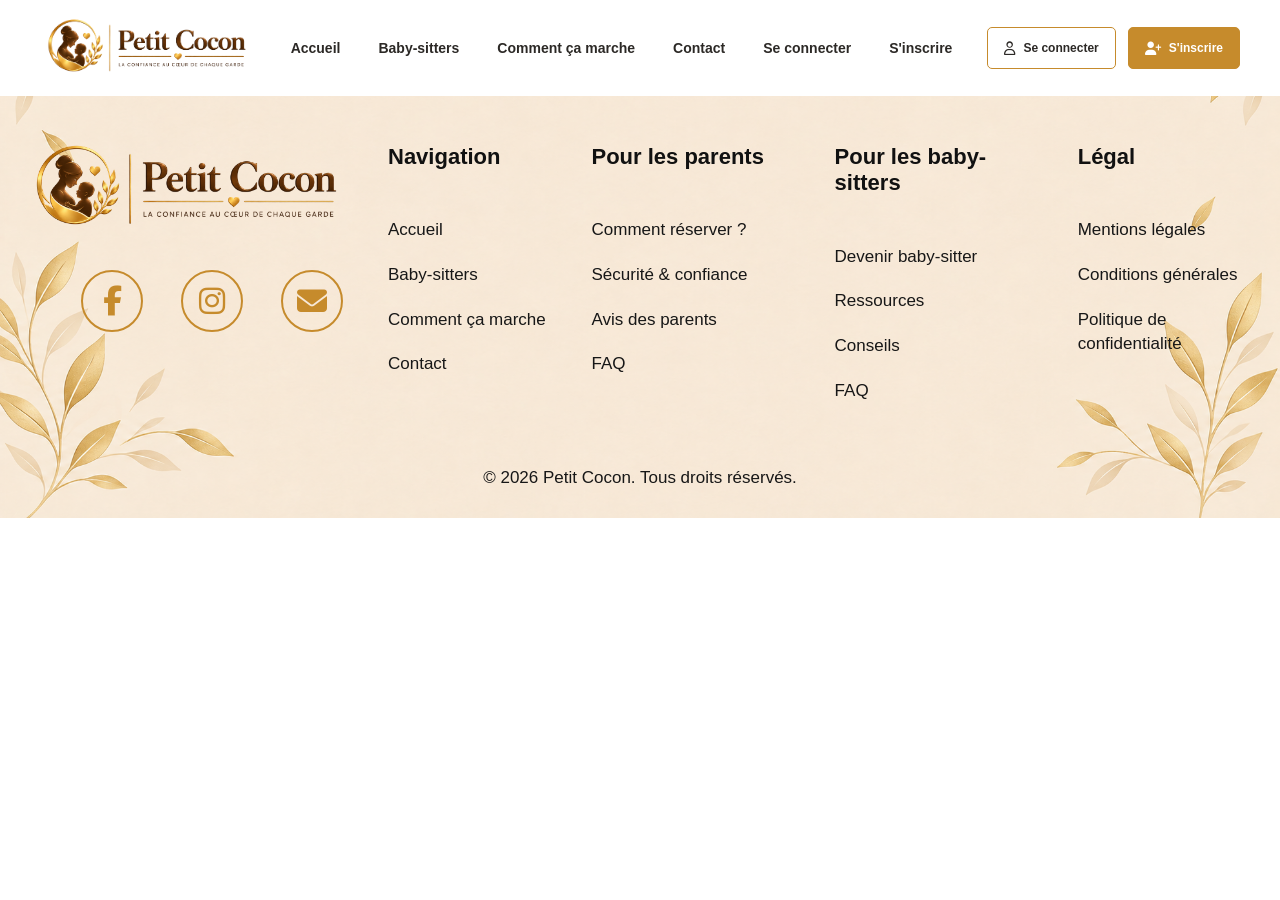
<file: pages/inscription.html>
<!DOCTYPE html>

<html lang="fr">

<head>

<!-- ==========================================
     INFORMATIONS DU DOCUMENT
=========================================== -->

<!-- Encodage des caractères -->
<meta charset="UTF-8">

<!-- Adaptation aux écrans mobiles -->
<meta name="viewport" content="width=device-width, initial-scale=1.0">

<!-- Titre SEO -->
<title>Inscription - Petit Cocon</title>

<!-- Description SEO -->
<meta
    name="description"
    content="Connectez-vous à votre compte Petit Cocon."
>

<!-- Autorisation d'indexation -->
<meta name="robots" content="index, follow">

<!-- Favicon -->
<link
    rel="icon"
    type="image/png"
    href="../assets/images/favicon.png"
>


<!-- ==========================================
     FONT AWESOME
=========================================== -->

<link
    rel="stylesheet"
    href="https://cdnjs.cloudflare.com/ajax/libs/font-awesome/6.5.2/css/all.min.css"
>


<!-- ==========================================
     FEUILLES DE STYLE
=========================================== -->

<!-- Variables globales -->
<link rel="stylesheet" href="../css/variables.css">

<!-- Styles globaux -->
<link rel="stylesheet" href="../css/global.css">

<!-- Styles du Header -->
<link rel="stylesheet" href="../css/header.css">

<!-- Styles du Footer -->
<link rel="stylesheet" href="../css/footer.css">

<!-- Responsive -->
<link rel="stylesheet" href="../css/responsive.css">

</head>

<body>


<!-- ==========================================
     HEADER
=========================================== -->

<header class="site-header">

    <div class="container header-container">


        <!-- ======================================
             LOGO
        ======================================= -->

        <a
            href="../index.html"
            class="logo"
            aria-label="Petit Cocon - Accueil"
        >

            <picture>

                <!-- Logo utilisé uniquement sur mobile -->
                <source
                    media="(max-width: 800px)"
                    srcset="../assets/images/logo-mobile.png"
                >

                <!-- Logo utilisé sur desktop et tablette -->
                <img
                    src="../assets/images/logo.png"
                    alt="Petit Cocon"
                >

            </picture>

        </a>


        <!-- ======================================
             NAVIGATION PRINCIPALE
        ======================================= -->

        <nav
            class="main-nav"
            id="main-menu"
            aria-label="Navigation principale"
        >

            <ul>

                <li>
                    <a href="../index.html">
                        Accueil
                    </a>
                </li>

                <li>
                    <a href="baby-sitters.html">
                        Baby-sitters
                    </a>
                </li>

                <li>
                    <a href="faq.html">
                        Comment ça marche
                    </a>
                </li>

                <li>
                    <a href="contact.html">
                        Contact
                    </a>
                </li>

                <li>
                    <a href="connexion.html">
                        Se connecter
                    </a>
                </li>
                
                <li>
                    <a href="inscription.html">
                        S'inscrire
                    </a>
                </li>

            </ul>

        </nav>


        <!-- ======================================
             ACTIONS DESKTOP
        ======================================= -->

        <div class="header-actions">

            <!-- Connexion -->
            <a
                href="connexion.html"
                class="btn-login active"
                aria-current="page"
            >

                <i
                    class="fa-regular fa-user"
                    aria-hidden="true"
                ></i>

                <span>Se connecter</span>

            </a>


            <!-- Inscription -->
            <a
                href="inscription.html"
                class="btn-register"
            >

                <i
                    class="fa-solid fa-user-plus"
                    aria-hidden="true"
                ></i>

                <span>S'inscrire</span>

            </a>

        </div>


        <!-- ======================================
             BOUTON MENU MOBILE
        ======================================= -->

        <button
            type="button"
            class="menu-toggle"
            id="menu-toggle"
            aria-label="Ouvrir le menu"
            aria-controls="main-menu"
            aria-expanded="false"
        >

            <!-- Icône Font Awesome -->
            <i
                class="fa-solid fa-bars"
                aria-hidden="true"
            ></i>

        </button>

    </div>

</header>


<!-- ==========================================
     CONTENU DE LA PAGE
     Vide pour le moment
=========================================== -->

<main class="page-placeholder" aria-label="Contenu principal">

</main>


<!-- ==========================================
     FOOTER
=========================================== -->

<footer class="site-footer">

    <div class="footer-container">


        <!-- Logo complet -->
        <div class="footer-brand">

            <img
                src="../assets/images/logo.png"
                alt="Petit Cocon"
                class="footer-logo"
            >

            <div class="footer-socials">

                <a
                    href="#"
                    aria-label="Facebook"
                >
                    <i class="fa-brands fa-facebook-f"></i>
                </a>

                <a
                    href="#"
                    aria-label="Instagram"
                >
                    <i class="fa-brands fa-instagram"></i>
                </a>

                <a
                    href="mailto:contact@petitcocon.fr"
                    aria-label="Nous contacter par email"
                >
                    <i class="fa-solid fa-envelope"></i>
                </a>

            </div>

        </div>


        <!-- Navigation -->
        <div class="footer-column">

            <h2>Navigation</h2>

            <ul>

                <li>
                    <a href="../index.html">
                        Accueil
                    </a>
                </li>

                <li>
                    <a href="baby-sitters.html">
                        Baby-sitters
                    </a>
                </li>

                <li>
                    <a href="faq.html">
                        Comment ça marche
                    </a>
                </li>

                <li>
                    <a href="contact.html">
                        Contact
                    </a>
                </li>

            </ul>

        </div>


        <!-- Parents -->
        <div class="footer-column">

            <h2>Pour les parents</h2>

            <ul>

                <li>
                    <a href="#">
                        Comment réserver ?
                    </a>
                </li>

                <li>
                    <a href="#">
                        Sécurité & confiance
                    </a>
                </li>

                <li>
                    <a href="#">
                        Avis des parents
                    </a>
                </li>

                <li>
                    <a href="faq.html">
                        FAQ
                    </a>
                </li>

            </ul>

        </div>


        <!-- Baby-sitters -->
        <div class="footer-column">

            <h2>Pour les baby-sitters</h2>

            <ul>

                <li>
                    <a href="inscription.html">
                        Devenir baby-sitter
                    </a>
                </li>

                <li>
                    <a href="#">
                        Ressources
                    </a>
                </li>

                <li>
                    <a href="#">
                        Conseils
                    </a>
                </li>

                <li>
                    <a href="faq.html">
                        FAQ
                    </a>
                </li>

            </ul>

        </div>


        <!-- Légal -->
        <div class="footer-column">

            <h2>Légal</h2>

            <ul>

                <li>
                    <a href="#">
                        Mentions légales
                    </a>
                </li>

                <li>
                    <a href="#">
                        Conditions générales
                    </a>
                </li>

                <li>
                    <a href="#">
                        Politique de confidentialité
                    </a>
                </li>

            </ul>

        </div>

    </div>


    <div class="footer-bottom">

        <p>
            © 2026 Petit Cocon. Tous droits réservés.
        </p>

    </div>

</footer>


<!-- ==========================================
     JAVASCRIPT
=========================================== -->

<!-- JS spécifique au Header -->
<script src="../js/header.js" defer></script>


</body>

</html>
</file>
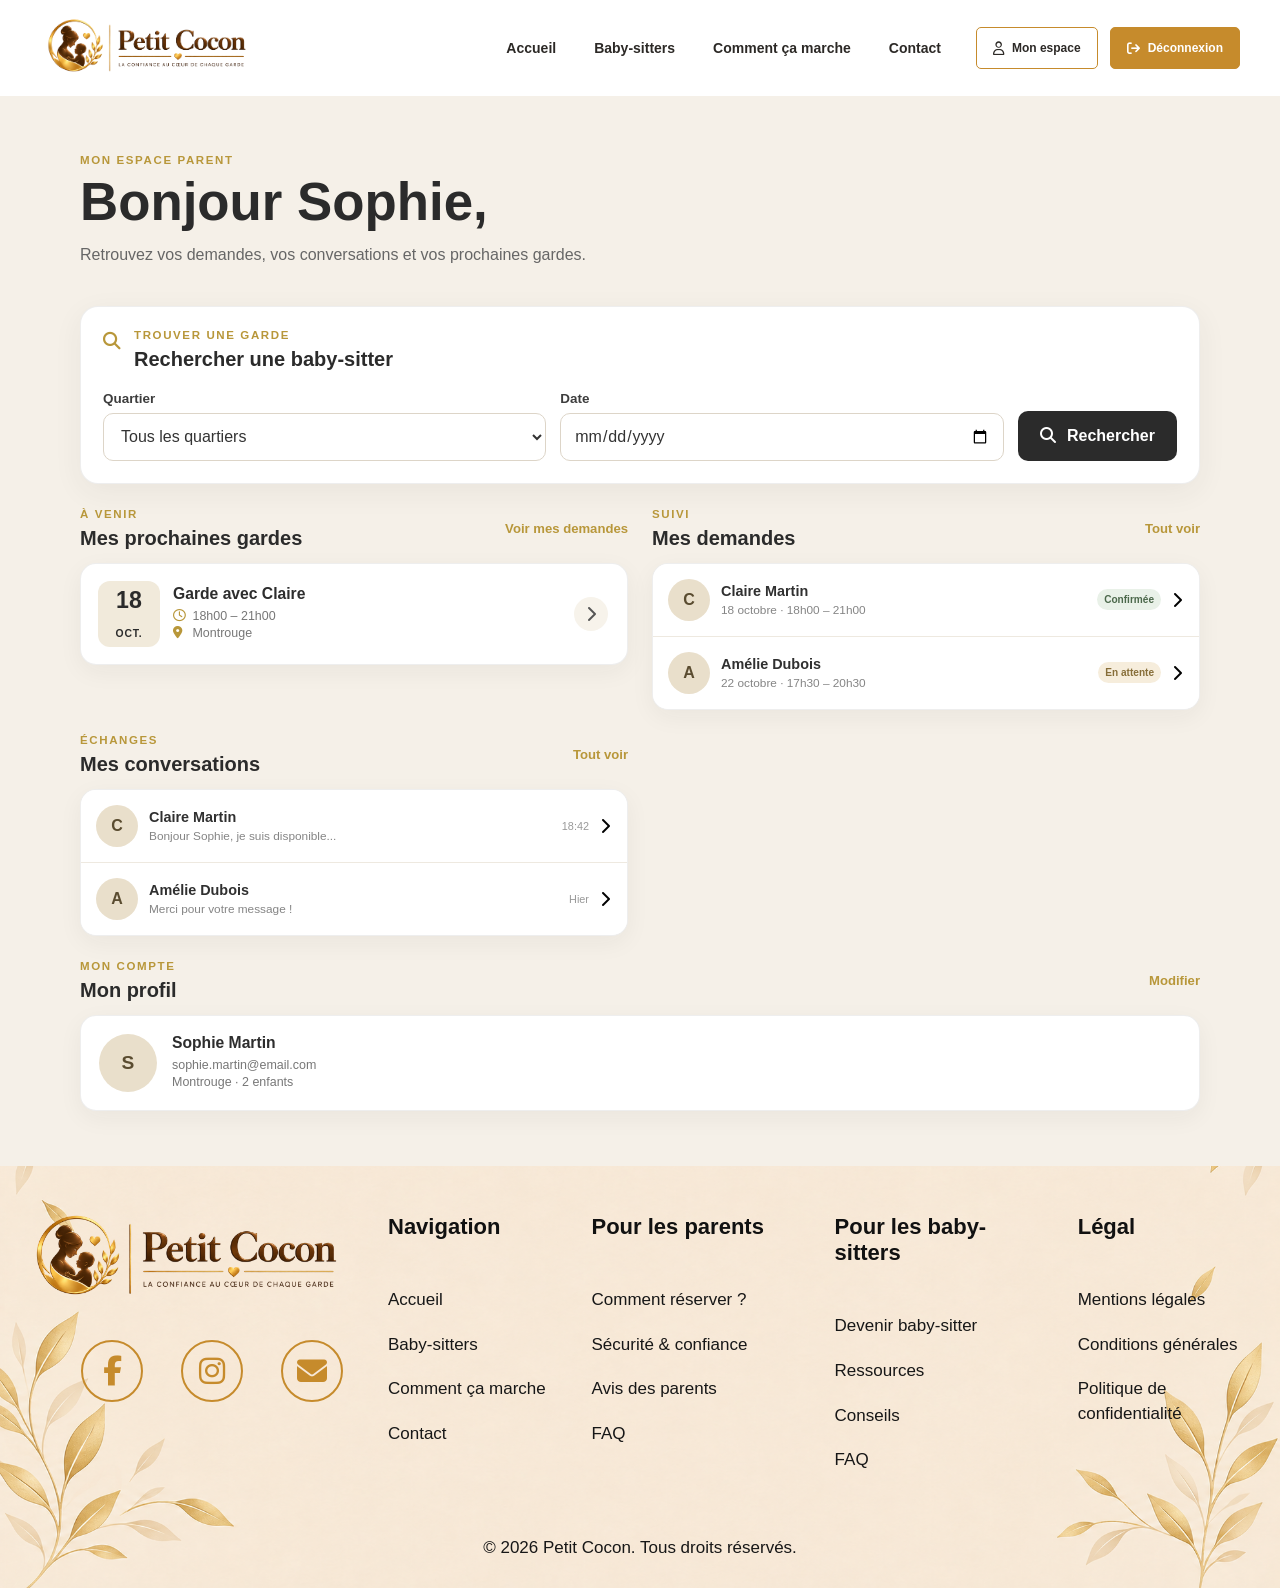
<file: pages/parent-dashboard.html>
<!DOCTYPE html>
<html lang="fr">
<head>
    <meta charset="UTF-8">
    <meta name="viewport" content="width=device-width, initial-scale=1.0">
    <title>Mon espace parent - Petit Cocon</title>
    <meta name="description" content="Votre espace parent Petit Cocon.">
    <link rel="icon" type="image/png" href="../assets/images/favicon.png">

    <link rel="stylesheet" href="https://cdnjs.cloudflare.com/ajax/libs/font-awesome/6.5.2/css/all.min.css">
    <link rel="stylesheet" href="../css/variables.css">
    <link rel="stylesheet" href="../css/global.css">
    <link rel="stylesheet" href="../css/header.css">
    <link rel="stylesheet" href="../css/footer.css">
    <link rel="stylesheet" href="../css/responsive.css">
    <link rel="stylesheet" href="../css/parent-dashboard.css">
</head>
<body>

<header class="site-header">
    <div class="container header-container">
        <a href="../index.html" class="logo" aria-label="Petit Cocon - Accueil">
            <picture>
                <source media="(max-width: 800px)" srcset="../assets/images/logo-mobile.png">
                <img src="../assets/images/logo.png" alt="Petit Cocon">
            </picture>
        </a>

        <nav class="main-nav" id="main-menu" aria-label="Navigation principale">
            <ul>
                <li><a href="../index.html">Accueil</a></li>
                <li><a href="baby-sitters.html">Baby-sitters</a></li>
                <li><a href="faq.html">Comment ça marche</a></li>
                <li><a href="contact.html">Contact</a></li>
            </ul>
        </nav>

        <div class="header-actions">
            <a href="parent-dashboard.html" class="btn-login active">
                <i class="fa-regular fa-user"></i>
                <span>Mon espace</span>
            </a>
            <button type="button" class="btn-register" id="logout-desktop">
                <i class="fa-solid fa-arrow-right-from-bracket"></i>
                <span>Déconnexion</span>
            </button>
        </div>

        <button type="button" class="menu-toggle" id="menu-toggle"
                aria-label="Ouvrir le menu" aria-controls="main-menu" aria-expanded="false">
            <i class="fa-solid fa-bars"></i>
        </button>
    </div>
</header>

<main class="parent-dashboard">

    <section class="dashboard-hero">
        <div class="dashboard-container">
            <p class="dashboard-eyebrow">MON ESPACE PARENT</p>
            <h1>Bonjour <span id="parent-name">Sophie</span>,</h1>
            <p>Retrouvez vos demandes, vos conversations et vos prochaines gardes.</p>
        </div>
    </section>

    <section class="dashboard-content dashboard-container">

        <section class="dashboard-search-card" aria-labelledby="search-title">
            <div class="section-heading">
                <i class="fa-solid fa-magnifying-glass"></i>
                <div>
                    <p class="section-eyebrow">TROUVER UNE GARDE</p>
                    <h2 id="search-title">Rechercher une baby-sitter</h2>
                </div>
            </div>

            <form id="babysitter-search-form" class="search-form">
                <div class="dashboard-field">
                    <label for="search-neighborhood">Quartier</label>
                    <select id="search-neighborhood">
                        <option value="">Tous les quartiers</option>
                        <option>Montrouge</option>
                        <option>Malakoff</option>
                        <option>Châtillon</option>
                        <option>Porte d'Orléans</option>
                    </select>
                </div>

                <div class="dashboard-field">
                    <label for="search-date">Date</label>
                    <input type="date" id="search-date">
                </div>

                <button type="submit" class="dashboard-primary-btn">
                    <i class="fa-solid fa-magnifying-glass"></i>
                    Rechercher
                </button>
            </form>
        </section>

        <div id="dashboard-view" class="dashboard-view">

            <section class="dashboard-section" aria-labelledby="upcoming-title">
                <div class="section-title-row">
                    <div>
                        <p class="section-eyebrow">À VENIR</p>
                        <h2 id="upcoming-title">Mes prochaines gardes</h2>
                    </div>
                    <button class="text-button" data-view="requests">Voir mes demandes</button>
                </div>

                <div class="upcoming-card">
                    <div class="upcoming-date">
                        <strong>18</strong>
                        <span>OCT.</span>
                    </div>
                    <div class="upcoming-info">
                        <h3>Garde avec Claire</h3>
                        <p><i class="fa-regular fa-clock"></i> 18h00 – 21h00</p>
                        <p><i class="fa-solid fa-location-dot"></i> Montrouge</p>
                    </div>
                    <button class="icon-button" data-view="booking" aria-label="Voir la garde">
                        <i class="fa-solid fa-chevron-right"></i>
                    </button>
                </div>
            </section>

            <section class="dashboard-section" aria-labelledby="requests-title">
                <div class="section-title-row">
                    <div>
                        <p class="section-eyebrow">SUIVI</p>
                        <h2 id="requests-title">Mes demandes</h2>
                    </div>
                    <button class="text-button" data-view="requests">Tout voir</button>
                </div>

                <div class="dashboard-list">
                    <button class="dashboard-list-item" data-view="request">
                        <span class="avatar">C</span>
                        <span class="list-main">
                            <strong>Claire Martin</strong>
                            <small>18 octobre · 18h00 – 21h00</small>
                        </span>
                        <span class="status status-confirmed">Confirmée</span>
                        <i class="fa-solid fa-chevron-right"></i>
                    </button>

                    <button class="dashboard-list-item" data-view="request">
                        <span class="avatar">A</span>
                        <span class="list-main">
                            <strong>Amélie Dubois</strong>
                            <small>22 octobre · 17h30 – 20h30</small>
                        </span>
                        <span class="status status-pending">En attente</span>
                        <i class="fa-solid fa-chevron-right"></i>
                    </button>
                </div>
            </section>

            <section class="dashboard-section" aria-labelledby="messages-title">
                <div class="section-title-row">
                    <div>
                        <p class="section-eyebrow">ÉCHANGES</p>
                        <h2 id="messages-title">Mes conversations</h2>
                    </div>
                    <button class="text-button" data-view="conversations">Tout voir</button>
                </div>

                <div class="dashboard-list">
                    <button class="dashboard-list-item" data-conversation="Claire">
                        <span class="avatar">C</span>
                        <span class="list-main">
                            <strong>Claire Martin</strong>
                            <small>Bonjour Sophie, je suis disponible...</small>
                        </span>
                        <span class="message-time">18:42</span>
                        <i class="fa-solid fa-chevron-right"></i>
                    </button>

                    <button class="dashboard-list-item" data-conversation="Amélie">
                        <span class="avatar">A</span>
                        <span class="list-main">
                            <strong>Amélie Dubois</strong>
                            <small>Merci pour votre message !</small>
                        </span>
                        <span class="message-time">Hier</span>
                        <i class="fa-solid fa-chevron-right"></i>
                    </button>
                </div>
            </section>

            <section class="dashboard-section profile-summary" aria-labelledby="profile-title">
                <div class="section-title-row">
                    <div>
                        <p class="section-eyebrow">MON COMPTE</p>
                        <h2 id="profile-title">Mon profil</h2>
                    </div>
                    <button class="text-button" data-view="profile">Modifier</button>
                </div>

                <div class="profile-card">
                    <div class="profile-avatar">S</div>
                    <div>
                        <h3>Sophie Martin</h3>
                        <p>sophie.martin@email.com</p>
                        <p>Montrouge · 2 enfants</p>
                    </div>
                </div>
            </section>

        </section>

        <section id="detail-view" class="detail-view" hidden></section>
    </section>
</main>

<footer class="site-footer">
    <div class="footer-container">
        <div class="footer-brand">
            <img src="../assets/images/logo.png" alt="Petit Cocon" class="footer-logo">
            <div class="footer-socials">
                <a href="#" aria-label="Facebook"><i class="fa-brands fa-facebook-f"></i></a>
                <a href="#" aria-label="Instagram"><i class="fa-brands fa-instagram"></i></a>
                <a href="mailto:contact@petitcocon.fr" aria-label="Nous contacter par email"><i class="fa-solid fa-envelope"></i></a>
            </div>
        </div>
        <div class="footer-column">
            <h2>Navigation</h2>
            <ul>
                <li><a href="../index.html">Accueil</a></li>
                <li><a href="baby-sitters.html">Baby-sitters</a></li>
                <li><a href="faq.html">Comment ça marche</a></li>
                <li><a href="contact.html">Contact</a></li>
            </ul>
        </div>
        <div class="footer-column">
            <h2>Pour les parents</h2>
            <ul>
                <li><a href="#">Comment réserver ?</a></li>
                <li><a href="#">Sécurité & confiance</a></li>
                <li><a href="#">Avis des parents</a></li>
                <li><a href="faq.html">FAQ</a></li>
            </ul>
        </div>
        <div class="footer-column">
            <h2>Pour les baby-sitters</h2>
            <ul>
                <li><a href="inscription-babysitter.html">Devenir baby-sitter</a></li>
                <li><a href="#">Ressources</a></li>
                <li><a href="#">Conseils</a></li>
                <li><a href="faq.html">FAQ</a></li>
            </ul>
        </div>
        <div class="footer-column">
            <h2>Légal</h2>
            <ul>
                <li><a href="#">Mentions légales</a></li>
                <li><a href="#">Conditions générales</a></li>
                <li><a href="#">Politique de confidentialité</a></li>
            </ul>
        </div>
    </div>
    <div class="footer-bottom">
        <p>© 2026 Petit Cocon. Tous droits réservés.</p>
    </div>
</footer>

<script src="../js/header.js" defer></script>
<script src="../js/parent-dashboard.js" defer></script>
</body>
</html>
</file>
<file: css/variables.css>
/* ==========================================
   VARIABLES GLOBALES
========================================== */

:root {

    /* ------------------------------------------
       Couleurs
    ------------------------------------------ */

    --primary: #c68b2c;
    --primary-dark: #a9701b;

    --text: #2c2926;
    --text-light: #6f6962;

    --white: #ffffff;


    /* ------------------------------------------
       Conteneur
    ------------------------------------------ */

    --container-width: 1240px;

    --container-padding: 24px;


    /* ------------------------------------------
       Transitions
    ------------------------------------------ */

    --transition: 0.25s ease;

}
</file>
<file: css/global.css>
/* ==========================================
   RESET
========================================== */

*,
*::before,
*::after {
    box-sizing: border-box;
}


/* ==========================================
   DOCUMENT
========================================== */

html {
    scroll-behavior: smooth;
}

body {
    margin: 0;

    background-color: var(--white);

    color: var(--text);

    /*
     * Police de base.
     * Nous pourrons remplacer cette valeur par
     * la police exacte de tes assets si elle existe.
     */
    font-family: Arial, Helvetica, sans-serif;

    -webkit-font-smoothing: antialiased;
    text-rendering: optimizeLegibility;
}


/* ==========================================
   IMAGES
========================================== */

img {
    display: block;
    max-width: 100%;
}


/* ==========================================
   LIENS
========================================== */

a {
    color: inherit;
}


/* ==========================================
   BOUTONS / FORMULAIRES
========================================== */

button,
input,
textarea,
select {
    font: inherit;
}


/* ==========================================
   CONTENEUR
========================================== */

.container {
    width: min(
        calc(100% - (var(--container-padding) * 2)),
        var(--container-width)
    );

    margin-inline: auto;
}
</file>
<file: css/header.css>
/* ==========================================
   HEADER — STRUCTURE DESKTOP
========================================== */

.site-header {
    position: relative;

    width: 100%;

    background-color: var(--white);
    /* background-color: #FEF6E3; */ /* : couleur crème à garder et utiliser*/ 
    position: sticky;
    top: 0;
    z-index: 1000; 
}


/* ==========================================
   CONTENEUR DU HEADER
========================================== */

.header-container {
    min-height: 96px;

    display: flex;
    align-items: center;

    gap: 35px;
}


/* ==========================================
   LOGO
========================================== */

/*
 * Le logo est une image complète.
 *
 * Pour modifier facilement sa taille :
 *
 * width: 155px;
 *
 * Tu peux tester :
 * 145px
 * 150px
 * 155px
 * 160px
 * etc.
 */

.logo {
    display: block;

    flex-shrink: 0;

    text-decoration: none;
}

/* ==========================================
   LOGO — DESKTOP / TABLETTE
========================================== */

.logo img {
    width: 210px;
    height: auto;
}

/* ==========================================
   LOGO — MOBILE
========================================== */

@media (max-width: 800px) {

    .logo img {
        width: 260px !important;
        height: auto;
    }

}

/* ==========================================
   NAVIGATION
========================================== */

.main-nav {
    margin-left: auto;
}

.main-nav ul {
    display: flex;
    align-items: center;

    gap: 38px;

    margin: 0;
    padding: 0;

    list-style: none;
}


/* Liens de navigation */

.main-nav a {
    position: relative;

    display: inline-flex;
    align-items: center;

    min-height: 96px;

    color: var(--text);

    /*
     * Épaisseur légèrement renforcée pour
     * mieux correspondre à la maquette.
     */
    font-size: 14px;
    font-weight: 600;

    text-decoration: none;

    transition: color var(--transition);
}


/* Survol */

.main-nav a:hover {
    color: var(--primary);
}


/* Page active */

.main-nav a.active {
    color: var(--primary);
}


/* Soulignement de la page active */

.main-nav a.active::after {
    content: "";

    position: absolute;

    left: 0;
    right: 0;

    bottom: 24px;

    height: 2px;

    border-radius: 999px;

    background-color: var(--primary);
}


/* ==========================================
   BOUTONS HEADER
========================================== */

.header-actions {
    display: flex;
    align-items: center;

    gap: 12px;

    flex-shrink: 0;
}


/* Style commun */

.btn-login,
.btn-register {
    min-height: 42px;

    display: inline-flex;
    align-items: center;
    justify-content: center;

    gap: 8px;

    padding: 0 16px;

    border-radius: 5px;

    font-size: 12px;
    font-weight: 600;

    text-decoration: none;

    white-space: nowrap;

    transition:
        background-color var(--transition),
        color var(--transition),
        border-color var(--transition);
}


/* ------------------------------------------
   Bouton connexion
------------------------------------------ */

.btn-login {
    border: 1px solid var(--primary);

    background-color: var(--white);

    color: var(--text);
}

.btn-login:hover {
    background-color: #faf6ef;
}


/* ------------------------------------------
   Bouton inscription
------------------------------------------ */

.btn-register {
    border: 1px solid var(--primary);

    background-color: var(--primary);

    color: var(--white);
}

.btn-register:hover {
    background-color: var(--primary-dark);

    border-color: var(--primary-dark);
}


/* ------------------------------------------
   Icônes Font Awesome
------------------------------------------ */

.btn-login i,
.btn-register i {
    font-size: 13px;
}


/* ==========================================
   BOUTON HAMBURGER
========================================== */

/*
 * Caché sur desktop et tablette.
 * Visible uniquement sur mobile.
 */

.menu-toggle {
    display: none;

    width: 42px;
    height: 42px;

    align-items: center;
    justify-content: center;

    margin-left: auto;

    padding: 0;

    border: 0;

    background: transparent;

    color: var(--text);

    cursor: pointer;
}


/* Icône Font Awesome */

.menu-toggle i {
    font-size: 22px;
}

/* ==========================================
   DESKTOP
========================================== */
@media (min-width: 1024px) {
    .header-container {
        width: calc(100% - 80px);
    }
}

/* ==========================================
   TABLETTE
========================================== */

/*
 * On conserve ici le comportement desktop :
 * la navigation reste visible.
 *
 * Cela correspond au rendu tablette que tu
 * m'as indiqué comme étant satisfaisant.
 */

@media (max-width: 1050px) {

    .header-container {
        gap: 15px;
    }

    .main-nav ul {
        gap: 22px;
    }

    .main-nav a {
        font-size: 13px;
    }

    .btn-login,
    .btn-register {
        padding-inline: 12px;
    }

}


/* ==========================================
   MOBILE
========================================== */

@media (max-width: 800px) {

    /* ------------------------------------------
       Header mobile
    ------------------------------------------ */

    .header-container {
        min-height: 76px;
    }


    /* ------------------------------------------
       Logo mobile
    ------------------------------------------ */

    .logo img {
        width: 125px;
    }


    /* ------------------------------------------
       Actions desktop masquées
    ------------------------------------------ */

    .header-actions {
        display: none;
    }


    /* ------------------------------------------
       Navigation fermée
    ------------------------------------------ */

    .main-nav {
        display: none;
    }


    /* ------------------------------------------
       Navigation ouverte
    ------------------------------------------ */

    .main-nav.is-open {
        position: absolute;

        top: 100%;
        left: 0;
        right: 0;

        display: block;

        padding: 18px var(--container-padding) 22px;

        background-color: var(--white);

        border-top: 1px solid rgba(0, 0, 0, 0.05);

        box-shadow: 0 10px 25px rgba(0, 0, 0, 0.07);

        z-index: 1000;
    }


    /* Liste mobile */

    .main-nav.is-open ul {
        flex-direction: column;
        align-items: stretch;

        gap: 0;
    }


     /* ------------------------------------------
       Liste mobile
    ------------------------------------------ */

    .main-nav.is-open ul {
        flex-direction: column;
        align-items: stretch;

        gap: 0;
    }


    /* Liens mobiles */

    .main-nav.is-open a {
        min-height: 50px;

        justify-content: flex-start;

        font-size: 14px;
    }


    /* Suppression du soulignement desktop */

    .main-nav.is-open a.active::after {
        display: none;
    }


    /* ------------------------------------------
       Actions dans le menu mobile
    ------------------------------------------ */

    .main-nav.is-open ~ .header-actions {
        position: absolute;

        top: calc(100% + 218px);
        left: 0;
        right: 0;

        display: flex;
        flex-direction: column;

        gap: 10px;

        padding: 0 var(--container-padding) 22px;

        background-color: var(--white);

        z-index: 1001;
    }


    /* Boutons mobile */

    .main-nav.is-open ~ .header-actions .btn-login,
    .main-nav.is-open ~ .header-actions .btn-register {
        width: 100%;
        min-height: 46px;

        justify-content: center;

        font-size: 14px;
    }

    
    /* ------------------------------------------
       Hamburger
    ------------------------------------------ */

    .menu-toggle {
        display: flex;
    }

}


/* ==========================================
   PETITS ÉCRANS
========================================== */

@media (max-width: 480px) {

    :root {
        --container-padding: 18px;
    }


    /* Logo légèrement réduit */

    .logo img {
        width: 115px;
    }

}
</file>
<file: css/footer.css>
/* ==========================================
   FOOTER Couleur du background footer générer 3 "#F7E8D8"
========================================== */

.site-footer {
    position: relative;
    width: 100%;
    background-color: #fdf8f1;

    /* Remplace le nom du fichier si ton background
       porte un autre nom */
    background-image: url("../assets/images/decorations/footer-bg.png");
    background-repeat: no-repeat;
    background-position: right bottom;
    background-size: cover;
}

.footer-container {
    width: min(
        calc(100% - (var(--container-padding) * 2)),
        1400px
    );
    margin-inline: auto;
    padding: 40px 0 55px;  /* padding: 70px 0 55px; : ancienne valeur*/

    display: grid;
    grid-template-columns: 1.6fr 0.8fr 1fr 1fr 0.9fr;
    gap: 45px;
}

/* Logo */

.footer-brand {
    display: flex;
    flex-direction: column;
    align-items: flex-start;
}

.footer-logo {
    width: 420px;
    max-width: 100%;
    height: auto;
}

/* Réseaux sociaux */

.footer-socials {
    display: flex;
    gap: 38px;    /* Espacement entre les icones */
    margin-top: 25px;   /* L'espacement entre le haut des élément du footer et les icones */
}

.footer-socials a {
    width: 62px;  /* Taille des icones : du plus fin au plus gros (forme ovale) longeur*/
    height: 62px; /* Largeur, hauteur */

    display: flex;
    align-items: center;
    justify-content: center;

    border: 2px solid var(--primary);
    border-radius: 50%;

    color: var(--primary);
    font-size: 30px;
    text-decoration: none;

    transition:
        background-color var(--transition),
        color var(--transition);
}

.footer-socials a:hover {
    background-color: var(--primary);
    color: var(--white);
}

/* Colonnes */

.footer-column h2 {
    margin: 8px 0 48px;

    color: #111;
    font-size: 22px;
    line-height: 1.2;/* line-height: 1.2; */
    font-weight: 700;
}

.footer-column ul {
    display: flex;
    flex-direction: column;
    gap: 20px;

    margin: 0;
    padding: 0;
    list-style: none;
}

.footer-column a {
    color: #171717;
    font-size: 17px;
    line-height: 1.45;
    text-decoration: none;
}

.footer-column a:hover {
    color: var(--primary);
}

/* Copyright */

.footer-bottom {
    width: min(
        calc(100% - (var(--container-padding) * 2)),
        1400px
    );
    margin-inline: auto;
    padding: 10px 0 30px; /* padding: 28px 0 50px; : ancienne valeur */

    /* border-top: 1px solid rgba(198, 139, 44, 0.25); : ligne du footer */

    text-align: center;
}

.footer-bottom p {
    margin: 0;
    color: #171717;
    font-size: 17px;
}

/* ==========================================
   FOOTER — TABLETTE
========================================== */

@media (min-width: 801px) and (max-width: 1050px) {

    .site-footer {
        background-size: cover;
        background-position: center;
        background-repeat: no-repeat;
        /* background-size: auto 100%;
        background-position: right bottom;*/
       
    }

    .footer-container {
        width: calc(100% - 36px);
        padding: 45px 0 35px;

        grid-template-columns:
            1.5fr
            1fr
            1.15fr
            1.15fr
            1fr;

        gap: 24px;
    }

    .footer-logo {
        width: 230px;
    }

    .footer-socials {
        gap: 18px;
        margin-top: 28px;
        margin-left: 21px;
    }

    .footer-socials a {
        width: 40px;
        height: 40px;
        font-size: 20px;
    }

    .footer-column h2 {
        margin: 5px 0 28px;
        font-size: 16px;
    }

    .footer-column ul {
        gap: 10px;
    }

    .footer-column a {
        font-size: 12px;
    }

    .footer-bottom {
        width: calc(100% - 48px);
        padding: 20px 0 30px;
    }

    .footer-bottom p {
        font-size: 13px;
    }
}


/* ==========================================
   FOOTER — MOBILE
========================================== */

@media (max-width: 800px) {

    .site-footer {
        /* background-size: 130px auto;
        background-position: right bottom; */
        background-size: cover;
        background-position: 100% center; /* background-position: 1% center; :Cela permet de choisir quelle partie de l'image reste visible sans jamais la déformer.*/
        background-repeat: no-repeat;
    }

    .footer-container {
        width: calc(100% - 86px);
        padding: 25px 0 10px;

        display: grid;
        grid-template-columns: repeat(2, 1fr);
        gap: 30px 22px;
    }

    /* Logo sur toute la largeur */

    .footer-brand {
        grid-column: 1 / -1;
        align-items: center;
        text-align: center;
    }

    .footer-logo {
        width: 200px;
        margin-right: 170px;
    }

    .footer-socials {
        gap: 18px;
        margin-top: 22px;
        margin-right: 170px;
    }

    .footer-socials a {
        width: 44px;
        height: 44px;
        font-size: 19px;
    }

    /* Colonnes */

    .footer-column {
        text-align: left;
    }

    .footer-column h2 {
        margin: 0 0 15px;
        font-size: 15px;
    }

    .footer-column ul {
        gap: 10px;
    }

    .footer-column a {
        font-size: 12px;
        line-height: 1.4;
    }

    /* Copyright */

    .footer-bottom {
        width: calc(100% - 36px);
        padding: 17px 0 25px;
    }

    .footer-bottom p {
        font-size: 12px;
        line-height: 1.4;
    }
}

/* ==========================================
   FOOTER — DESKTOP
========================================== */
@media (min-width: 1051px) {
    .footer-socials {
        margin-top: 28px;
        margin-left: 57px;
    }
}
</file>
<file: css/responsive.css>
/* ==========================================
   RESPONSIVE — MOBILE
========================================== */

/*
 * Les adaptations générales mobile seront
 * ajoutées progressivement section par section.
 *
 * Pour le moment :
 * Header uniquement.
 */

 @media (min-width: 1051px) {
    .home-bottom {
        display: grid;
        grid-template-columns: 1fr 1fr;
        align-items: stretch;
        width: 100%;
    }

    .home-bottom .babysitter-section,
    .home-bottom .testimonials-section {
        width: 100%;
        margin: 0;
    }
}
</file>
<file: css/babysitter.css>
.babysitters-intro {
    width: 100%;
    padding: 28px 18px 20px;
    background-color: #fef6e3;
}

.babysitters-intro-content {
    position: relative;
    width: 100%;
}

.babysitters-location {
    display: inline-flex;
    align-items: center;
    gap: 8px;
    margin-bottom: 18px;
    padding: 9px 13px;
    border-radius: 20px;
    background-color: var(--white);
    color: var(--text);
    font-size: 11px;
    font-weight: 700;
    box-shadow: 0 3px 12px rgba(44, 41, 38, 0.06);
}

.babysitters-location i {
    color: var(--primary);
    font-size: 14px;
}

.babysitters-intro h1 {
    max-width: 340px;
    margin: 0;
    color: #35271d;
    font-family: Georgia, "Times New Roman", serif;
    font-size: 34px;
    line-height: 1.08;
    font-weight: 700;
}

.babysitters-intro p {
    max-width: 340px;
    margin: 12px 0 0;
    color: var(--text-light);
    font-size: 13px;
    line-height: 1.6;
}

.babysitters-search-section {
    width: 100%;
    padding: 4px 18px 22px;
    background-color: #fef6e3;
}

.babysitters-search-card {
    width: 100%;
    padding: 16px;
    border-radius: 16px;
    background-color: var(--white);
    box-shadow: 0 4px 18px rgba(44, 41, 38, 0.06);
}

.babysitters-search-field,
.babysitters-location-field {
    position: relative;
    width: 100%;
    height: 48px;
    display: flex;
    align-items: center;
    border: 1px solid #e3ddd4;
    border-radius: 8px;
    background-color: var(--white);
}

.babysitters-search-field {
    margin-bottom: 10px;
}

.babysitters-search-field > i,
.babysitters-location-field > i:first-child {
    flex-shrink: 0;
    margin-left: 14px;
    color: var(--text);
    font-size: 15px;
}

.babysitters-search-field input {
    width: 100%;
    height: 100%;
    padding: 0 12px;
    border: 0;
    outline: none;
    background: transparent;
    color: var(--text);
    font-size: 12px;
}

.babysitters-search-field input::placeholder {
    color: var(--text-light);
}

.babysitters-location-field {
    margin-bottom: 10px;
}

.babysitters-location-field select {
    width: 100%;
    height: 100%;
    padding: 0 34px 0 10px;
    border: 0;
    outline: none;
    appearance: none;
    background: transparent;
    color: var(--text);
    font-size: 12px;
    cursor: pointer;
}

.babysitters-location-field > i:last-child {
    position: absolute;
    right: 14px;
    color: var(--primary);
    font-size: 11px;
    pointer-events: none;
}

.babysitters-search-button {
    width: 100%;
    min-height: 48px;
    display: flex;
    align-items: center;
    justify-content: center;
    border: 0;
    border-radius: 8px;
    background-color: var(--primary);
    color: var(--white);
    font-size: 12px;
    font-weight: 700;
    cursor: pointer;
    transition: background-color var(--transition);
}

.babysitters-search-button:hover {
    background-color: var(--primary-dark);
}

.babysitters-results-toolbar {
    width: 100%;
    padding: 4px 18px 16px;
    background-color: #fef6e3;
}

.babysitters-results-count {
    display: flex;
    align-items: baseline;
    gap: 5px;
    margin-bottom: 12px;
    color: var(--text-light);
    font-size: 12px;
}

.babysitters-results-count strong {
    color: var(--text);
    font-size: 17px;
}

.babysitters-results-actions {
    display: flex;
    align-items: center;
    gap: 9px;
}

.babysitters-filter-button,
.babysitters-sort-button {
    min-height: 42px;
    display: flex;
    align-items: center;
    justify-content: center;
    gap: 8px;
    padding: 0 14px;
    border: 1px solid #ddd4c8;
    border-radius: 8px;
    background-color: var(--white);
    color: var(--text);
    font-size: 11px;
    font-weight: 700;
    cursor: pointer;
}

.babysitters-filter-button {
    flex: 1;
}

.babysitters-sort-button {
    flex: 1;
}

.babysitters-filter-button i {
    color: var(--primary);
    font-size: 13px;
}

.babysitters-sort-button i {
    margin-left: 3px;
    color: var(--primary);
    font-size: 10px;
}

.babysitters-list-section {
    width: 100%;
    padding: 4px 24px 30px;
    background-color: #fef6e3;
}

.babysitters-list {
    display: flex;
    flex-direction: column;
    gap: 16px;
}

.babysitter-card {
    width: 100%;
    min-height: 245px;
    display: grid;
    grid-template-columns: 40% 60%;
    overflow: hidden;
    border: 1px solid #e5ddd2;
    border-radius: 16px;
    background-color: var(--white);
    box-shadow: 0 4px 16px rgba(44, 41, 38, 0.05);
}


/* ========================================
   PARTIE GAUCHE — PHOTO — 40 %
======================================== */

.babysitter-card-photo {
    position: relative;
    width: 100%;
    height: 100%;
    min-height: 245px;
    overflow: hidden;
}

.babysitter-card-photo img {
    width: 100%;
    height: 100%;
    object-fit: cover;
}

.babysitter-availability {
    position: absolute;
    left: 8px;
    bottom: 8px;
    display: inline-flex;
    align-items: center;
    gap: 5px;
    padding: 6px 8px;
    border-radius: 20px;
    background-color: var(--white);
    color: #3f6f46;
    font-size: 8px;
    font-weight: 700;
}

.babysitter-availability span {
    width: 5px;
    height: 5px;
    border-radius: 50%;
    background-color: #5c9b65;
}


/* ========================================
   PARTIE DROITE — CONTENU — 60 %
======================================== */

.babysitter-card-content {
    width: 100%;
    min-width: 0;
    display: flex;
    flex-direction: column;
    padding: 15px 12px;
}


/* Nom + note */

.babysitter-card-header {
    display: flex;
    align-items: flex-start;
    justify-content: space-between;
    gap: 6px;
}

.babysitter-card-header h3 {
    margin: 0 0 4px;
    color: var(--text);
    font-family: Georgia, "Times New Roman", serif;
    font-size: 20px;
    line-height: 1;
}

.babysitter-verified {
    display: inline-flex;
    align-items: center;
    gap: 4px;
    color: var(--primary);
    font-size: 8px;
    font-weight: 600;
}

.babysitter-verified i {
    font-size: 9px;
}

.babysitter-rating {
    flex-shrink: 0;
    display: flex;
    align-items: center;
    gap: 4px;
    padding: 5px 7px;
    border-radius: 6px;
    background-color: #fef6e3;
    color: var(--text);
    font-size: 9px;
}

.babysitter-rating i {
    color: var(--primary);
    font-size: 9px;
}


/* Expérience + diplôme */

.babysitter-card-info {
    display: flex;
    flex-direction: column;
    gap: 5px;
    margin-top: 11px;
}

.babysitter-card-info span {
    display: flex;
    align-items: center;
    gap: 6px;
    color: var(--text-light);
    font-size: 8px;
    line-height: 1.3;
}

.babysitter-card-info i {
    width: 12px;
    flex-shrink: 0;
    color: var(--primary);
    text-align: center;
}


/* Description */

.babysitter-card-description {
    margin: 11px 0 9px;
    color: var(--text-light);
    font-size: 9px;
    line-height: 1.45;
}


/* Compétences */

.babysitter-skills {
    display: flex;
    flex-wrap: wrap;
    gap: 4px;
}

.babysitter-skills span {
    padding: 5px 7px;
    border-radius: 5px;
    background-color: #f7f0e5;
    color: var(--text);
    font-size: 7px;
    font-weight: 600;
}


/* Prix + disponibilité */

.babysitter-card-footer {
    display: flex;
    align-items: center;
    justify-content: space-between;
    gap: 6px;
    margin-top: auto;
    padding-top: 9px;
}

.babysitter-price {
    display: flex;
    align-items: baseline;
    gap: 2px;
}

.babysitter-price strong {
    color: var(--primary);
    font-size: 17px;
}

.babysitter-price span {
    color: var(--text-light);
    font-size: 8px;
}

.babysitter-availability-text {
    color: #4c7753;
    font-size: 7px;
    font-weight: 600;
    text-align: right;
}


/* Actions */

.babysitter-card-actions {
    display: flex;
    align-items: center;
    gap: 6px;
    margin-top: 8px;
}

.babysitter-phone {
    width: 36px;
    min-height: 36px;
    display: flex;
    align-items: center;
    justify-content: center;
    flex-shrink: 0;
    border: 1px solid #ddd4c8;
    border-radius: 6px;
    color: var(--primary);
    text-decoration: none;
}

.babysitter-profile-button {
    flex: 1;
    min-height: 36px;
    display: flex;
    align-items: center;
    justify-content: center;
    gap: 7px;
    border-radius: 6px;
    background-color: var(--primary);
    color: var(--white);
    text-decoration: none;
    font-size: 9px;
    font-weight: 700;
}

.babysitter-profile-button i {
    font-size: 8px;
}
/* ========================================
   CARROUSEL BABY-SITTERS
======================================== */

.babysitters-carousel {
    position: relative;
    width: 100%;
    display: flex;
    align-items: center;
}

.babysitters-carousel-viewport {
    width: 100%;
    overflow: hidden;
}

.babysitters-carousel-track {
    display: flex;
    width: 100%;
    transition: transform 0.35s ease;
}

.babysitters-carousel-track .babysitter-card {
    flex: 0 0 100%;
    width: 100%;
}

.babysitters-carousel-arrow {
    position: absolute;
    top: 50%;
    z-index: 5;

    width: 34px;
    height: 34px;

    display: flex;
    align-items: center;
    justify-content: center;

    border: 1px solid #ddd4c8;
    border-radius: 50%;

    background-color: var(--white);
    color: var(--primary);

    cursor: pointer;

    transform: translateY(-50%);
    box-shadow: 0 3px 10px rgba(44, 41, 38, 0.08);
}

.babysitters-carousel-prev {
    left: -10px;
}

.babysitters-carousel-next {
    right: -10px;
}

.babysitters-carousel-arrow i {
    font-size: 11px;
}

.babysitters-carousel-dots {
    display: flex;
    align-items: center;
    justify-content: center;
    gap: 6px;
    margin-top: 14px;
}

.babysitters-carousel-dot {
    width: 6px;
    height: 6px;
    padding: 0;
    border: 0;
    border-radius: 50%;
    background-color: #d8cfc3;
    cursor: pointer;
}

.babysitters-carousel-dot.is-active {
    width: 18px;
    border-radius: 10px;
    background-color: var(--primary);
}

/* ==========================================
   ESPACE BABY-SITTER
========================================== */

.babysitter-section {
    width: 100%;

    padding: 20px 18px;

}

.babysitter-container {
    position: relative;
    width: 100%;
    max-width: 760px;
    min-height: 230px;
    margin: 0 auto;
    overflow: hidden;
    border-radius: 16px;

    background-image: url("../assets/images/baby-sitters/babysitter-home.png");
    background-repeat: no-repeat;
    background-size: cover;
    background-position: right center;
}

/* ==========================================
   CONTENU
========================================== */

.babysitter-content {
    position: relative;

    z-index: 2;

    width: 58%;

    padding: 24px 0 24px 28px;
}

.babysitter-title {
    margin: 0 0 4px;

    color: #35271d;

    font-family: Georgia, "Times New Roman", serif;

    font-size: 20px;
    line-height: 1.2;
}

.babysitter-content h2 {
    margin: 0 0 10px;

    color: #35271d;

    font-family: Georgia, "Times New Roman", serif;

    font-size: 22px;

    line-height: 1.15;

    font-weight: 400;
}

.babysitter-content h2 span {
    display: block;

    color: var(--primary);
}

.babysitter-description {
    max-width: 280px;

    margin: 0 0 16px;

    color: var(--text);

    font-size: 10px;

    line-height: 1.5;
}

/* ==========================================
   BOUTON
========================================== */

.babysitter-btn {
    min-height: 38px;

    display: inline-flex;
    align-items: center;
    justify-content: center;

    gap: 8px;

    padding: 0 15px;

    border-radius: 5px;

    background-color: #35271d;
    color: var(--white);

    font-size: 10px;
    font-weight: 600;

    text-decoration: none;
}

.babysitter-btn i {
    font-size: 12px;
}

/* ==========================================
   MOBILE
========================================== */

@media (max-width: 480px) {

    .babysitter-section {
        padding: 18px;
    }

    .babysitter-container {
        min-height: 220px;

        border-radius: 15px;

        background-size: cover;

        background-position: 55% center; /* background-position: 1% center; :Cela permet de choisir quelle partie de l'image reste visible sans jamais la déformer.*/
        
        background-repeat: no-repeat;
    }

    .babysitter-content {
        width: 59%;

        padding: 22px 0 20px 20px;
    }

    .babysitter-title {
        font-size: 18px;
    }

    .babysitter-content h2 {
        font-size: 19px;
    }

    .babysitter-description {
        max-width: 205px;

        font-size: 9px;
    }

    .babysitter-btn {
        min-height: 35px;

        padding-inline: 12px;

        font-size: 9px;
    }
}

/* ============================================================
   TABLETTE — MIN-WIDTH: 768px
   Carrousel → Grille 2 colonnes, cards verticales
   ============================================================ */

@media (min-width: 768px) {

    /* ---------- SECTION LISTE ---------- */
    .babysitters-list-section {
        max-width: 1000px;
        margin: 0 auto;
        padding: 8px 40px 40px;
    }

    /* ---------- On désactive le carrousel ---------- */
    .babysitters-carousel {
        display: block;
        position: static;
    }

    .babysitters-carousel-viewport {
        overflow: visible;
    }

    .babysitters-carousel-track {
        display: grid;
        grid-template-columns: repeat(2, 1fr);
        gap: 22px;
        width: 100%;
        transform: none !important;
        transition: none;
    }

    .babysitters-carousel-arrow,
    .babysitters-carousel-dots {
        display: none;
    }

    /* ---------- Card en layout vertical (photo haut, contenu bas) ---------- */
    .babysitters-carousel-track .babysitter-card {
        flex: unset;
        width: 100%;
        min-height: 0;
        display: grid;
        grid-template-columns: 1fr;
        grid-template-rows: 230px 1fr;
    }

    .babysitter-card-photo {
        min-height: 230px;
        height: 230px;
    }

    .babysitter-card-content {
        padding: 18px 20px 20px;
    }

    /* Typo remontée d'un cran : les cartes sont plus grandes */
    .babysitter-card-header h3 {
        font-size: 22px;
    }

    .babysitter-verified {
        font-size: 10px;
    }

    .babysitter-verified i {
        font-size: 11px;
    }

    .babysitter-rating {
        font-size: 11px;
        padding: 6px 9px;
    }

    .babysitter-rating i {
        font-size: 11px;
    }

    .babysitter-card-info {
        margin-top: 14px;
        gap: 7px;
    }

    .babysitter-card-info span {
        font-size: 11px;
    }

    .babysitter-card-info i {
        width: 14px;
        font-size: 11px;
    }

    .babysitter-card-description {
        margin: 14px 0 12px;
        font-size: 12px;
        line-height: 1.55;
    }

    .babysitter-skills span {
        padding: 6px 9px;
        font-size: 10px;
    }

    .babysitter-card-footer {
        padding-top: 12px;
    }

    .babysitter-price strong {
        font-size: 20px;
    }

    .babysitter-price span {
        font-size: 10px;
    }

    .babysitter-availability-text {
        font-size: 10px;
    }

    .babysitter-card-actions {
        margin-top: 12px;
        gap: 10px;
    }

    .babysitter-phone {
        width: 42px;
        min-height: 42px;
    }

    .babysitter-profile-button {
        min-height: 42px;
        font-size: 11px;
        transition: background-color var(--transition);
    }

    .babysitter-profile-button:hover {
        background-color: var(--primary-dark);
    }

    .babysitter-availability {
        font-size: 10px;
        padding: 7px 10px;
    }
}


/* ============================================================
   DESKTOP — MIN-WIDTH: 1024px
   Grille 3 colonnes
   ============================================================ */

@media (min-width: 1024px) {

    .babysitters-list-section {
        max-width: 1280px;
        padding: 8px 56px 56px;
    }

    .babysitters-carousel-track {
        grid-template-columns: repeat(3, 1fr);
        gap: 28px;
    }

    .babysitters-carousel-track .babysitter-card {
        grid-template-rows: 260px 1fr;
    }

    .babysitter-card-photo {
        min-height: 260px;
        height: 260px;
    }

    .babysitter-card-content {
        padding: 20px 22px 22px;
    }

    .babysitter-card-header h3 {
        font-size: 24px;
    }

    .babysitter-card-description {
        font-size: 13px;
    }

    .babysitter-skills span {
        font-size: 10.5px;
    }

    .babysitter-price strong {
        font-size: 22px;
    }

    .babysitter-profile-button {
        font-size: 12px;
        min-height: 44px;
    }

    .babysitter-phone {
        width: 44px;
        min-height: 44px;
    }
}

/* ============================================================
   BABY-SITTERS — TABLETTE (≥ 768px)
   ============================================================ */

@media (min-width: 768px) {

    /* ---------- INTRO ---------- */
    .babysitters-intro {
        padding: 44px 32px 32px;
    }

    .babysitters-intro-content {
        max-width: 700px;
        margin: 0 auto;
        text-align: center;
    }

    .babysitters-location {
        margin-bottom: 22px;
        padding: 10px 16px;
        font-size: 12px;
    }

    .babysitters-location i {
        font-size: 15px;
    }

    .babysitters-intro h1 {
        max-width: 100%;
        font-size: 46px;
        line-height: 1.1;
    }

    .babysitters-intro p {
        max-width: 500px;
        margin: 16px auto 0;
        font-size: 15px;
    }

    /* ---------- RECHERCHE : 3 colonnes ---------- */
    .babysitters-search-section {
        padding: 8px 32px 30px;
    }

    .babysitters-search-card {
        max-width: 820px;
        margin: 0 auto;
        padding: 18px;
        display: grid;
        grid-template-columns: 1.6fr 1fr auto;
        gap: 12px;
        align-items: center;
    }

    .babysitters-search-field,
    .babysitters-location-field {
        height: 52px;
        margin-bottom: 0;
    }

    .babysitters-search-field input,
    .babysitters-location-field select {
        font-size: 13px;
    }

    .babysitters-search-button {
        width: auto;
        min-height: 52px;
        padding: 0 28px;
        font-size: 13px;
    }

    /* ---------- TOOLBAR : une seule ligne ---------- */
    .babysitters-results-toolbar {
        max-width: 900px;
        margin: 0 auto;
        padding: 8px 32px 22px;
        display: flex;
        align-items: center;
        justify-content: space-between;
        gap: 16px;
    }

    .babysitters-results-count {
        margin-bottom: 0;
        font-size: 13px;
    }

    .babysitters-results-count strong {
        font-size: 20px;
    }

    .babysitters-results-actions {
        gap: 10px;
    }

    .babysitters-filter-button,
    .babysitters-sort-button {
        flex: 0 0 auto;
        padding: 0 18px;
        font-size: 12px;
    }

    /* ---------- LISTE : carrousel → grille 2 colonnes ---------- */
    .babysitters-list-section {
        max-width: 1000px;
        margin: 0 auto;
        padding: 8px 40px 40px;
    }

    .babysitters-carousel {
        display: block;
        position: static;
    }

    .babysitters-carousel-viewport {
        overflow: visible;
    }

    .babysitters-carousel-track {
        display: grid;
        grid-template-columns: repeat(2, 1fr);
        gap: 22px;
        width: 100%;
        transform: none !important;
        transition: none;
    }

    .babysitters-carousel-arrow,
    .babysitters-carousel-dots {
        display: none;
    }

    /* ---------- CARDS : passage en vertical ---------- */
    .babysitters-carousel-track .babysitter-card {
        flex: unset;
        width: 100%;
        min-height: 0;
        display: grid;
        grid-template-columns: 1fr;
        grid-template-rows: 230px 1fr;
    }

    .babysitter-card-photo {
        min-height: 230px;
        height: 230px;
    }

    .babysitter-card-content {
        padding: 18px 20px 20px;
    }

    .babysitter-card-header h3 { font-size: 22px; }
    .babysitter-verified { font-size: 10px; }
    .babysitter-verified i { font-size: 11px; }
    .babysitter-rating { font-size: 11px; padding: 6px 9px; }
    .babysitter-rating i { font-size: 11px; }

    .babysitter-card-info { margin-top: 14px; gap: 7px; }
    .babysitter-card-info span { font-size: 11px; }
    .babysitter-card-info i { width: 14px; font-size: 11px; }

    .babysitter-card-description {
        margin: 14px 0 12px;
        font-size: 12px;
        line-height: 1.55;
    }

    .babysitter-skills span { padding: 6px 9px; font-size: 10px; }
    .babysitter-card-footer { padding-top: 12px; }
    .babysitter-price strong { font-size: 20px; }
    .babysitter-price span { font-size: 10px; }
    .babysitter-availability-text { font-size: 10px; }
    .babysitter-card-actions { margin-top: 12px; gap: 10px; }
    .babysitter-phone { width: 42px; min-height: 42px; }

    .babysitter-profile-button {
        min-height: 42px;
        font-size: 11px;
        transition: background-color var(--transition);
    }

    .babysitter-profile-button:hover {
        background-color: var(--primary-dark);
    }

    .babysitter-availability {
        font-size: 10px;
        padding: 7px 10px;
    }

    /* ---------- DEVENIR BABY-SITTER ---------- */
    .babysitter-section {
        padding: 30px 32px;
    }

    .babysitter-container {
        max-width: 900px;
        min-height: 280px;
    }

    .babysitter-content {
        width: 55%;
        padding: 36px 0 36px 40px;
    }

    .babysitter-title { font-size: 22px; }

    .babysitter-content h2 {
        font-size: 34px;
        margin-bottom: 14px;
    }

    .babysitter-description {
        max-width: 320px;
        margin-bottom: 22px;
        font-size: 13px;
    }

    .babysitter-btn {
        min-height: 46px;
        padding: 0 22px;
        font-size: 12px;
    }

    .babysitter-btn i { font-size: 14px; }
}


/* ============================================================
   BABY-SITTERS — DESKTOP (≥ 1024px)
   ============================================================ */

@media (min-width: 1024px) {

    /* ---------- INTRO ---------- */
    .babysitters-intro {
        padding: 64px 48px 44px;
    }

    .babysitters-intro h1 {
        font-size: 58px;
        line-height: 1.05;
    }

    .babysitters-intro p {
        max-width: 560px;
        font-size: 17px;
    }

    .babysitters-location {
        margin-bottom: 26px;
        padding: 11px 20px;
        font-size: 13px;
    }

    /* ---------- RECHERCHE ---------- */
    .babysitters-search-card {
        max-width: 1000px;
        padding: 22px;
        gap: 14px;
    }

    .babysitters-search-field,
    .babysitters-location-field {
        height: 58px;
    }

    .babysitters-search-field > i,
    .babysitters-location-field > i:first-child {
        font-size: 17px;
        margin-left: 16px;
    }

    .babysitters-search-field input,
    .babysitters-location-field select {
        font-size: 14.5px;
        padding-left: 14px;
    }

    .babysitters-search-button {
        min-height: 58px;
        padding: 0 38px;
        font-size: 14.5px;
        transition: background-color var(--transition), transform var(--transition);
    }

    .babysitters-search-button:hover {
        transform: translateY(-1px);
    }

    /* ---------- TOOLBAR ---------- */
    .babysitters-results-toolbar {
        max-width: 1200px;
        padding: 12px 48px 26px;
    }

    .babysitters-results-count strong { font-size: 22px; }

    .babysitters-filter-button,
    .babysitters-sort-button {
        min-height: 46px;
        padding: 0 22px;
        font-size: 13px;
        transition: border-color var(--transition), color var(--transition);
    }

    .babysitters-filter-button:hover,
    .babysitters-sort-button:hover {
        border-color: var(--primary);
    }

    /* ---------- LISTE : grille 3 colonnes ---------- */
    .babysitters-list-section {
        max-width: 1280px;
        padding: 8px 56px 56px;
    }

    .babysitters-carousel-track {
        grid-template-columns: repeat(3, 1fr);
        gap: 28px;
    }

    .babysitters-carousel-track .babysitter-card {
        grid-template-rows: 260px 1fr;
    }

    .babysitter-card-photo {
        min-height: 260px;
        height: 260px;
    }

    .babysitter-card-content {
        padding: 20px 22px 22px;
    }

    .babysitter-card-header h3 { font-size: 24px; }
    .babysitter-card-description { font-size: 13px; }
    .babysitter-skills span { font-size: 10.5px; }
    .babysitter-price strong { font-size: 22px; }

    .babysitter-profile-button {
        font-size: 12px;
        min-height: 44px;
    }

    .babysitter-phone {
        width: 44px;
        min-height: 44px;
    }

    /* ---------- DEVENIR BABY-SITTER ---------- */
    .babysitter-section {
        padding: 40px 48px 64px;
    }

    .babysitter-container {
        max-width: 1200px;
        min-height: 360px;
        background-position: right center;
    }

    .babysitter-content {
        width: 50%;
        padding: 56px 0 56px 56px;
    }

    .babysitter-title { font-size: 26px; }

    .babysitter-content h2 {
        font-size: 44px;
        line-height: 1.12;
        margin-bottom: 18px;
    }

    .babysitter-description {
        max-width: 380px;
        margin-bottom: 28px;
        font-size: 15px;
        line-height: 1.6;
    }

    .babysitter-btn {
        min-height: 54px;
        padding: 0 28px;
        font-size: 14px;
        transition: background-color var(--transition), transform var(--transition);
    }

    .babysitter-btn:hover {
        background-color: #4a3527;
        transform: translateY(-1px);
    }

    .babysitter-btn i { font-size: 16px; }
}
</file>
<file: css/register-modal.css>
/* ==========================================
   MODAL INSCRIPTION
========================================== */

.register-modal {
    position: fixed;
    inset: 0;
    z-index: 2000;
    display: none;
    align-items: center;
    justify-content: center;
    padding: 24px;
}

.register-modal.is-open {
    display: flex;
}

.register-modal-overlay {
    position: absolute;
    inset: 0;
    background-color: rgba(44, 41, 38, 0.55);
}

.register-modal-content {
    position: relative;
    z-index: 1;
    width: 100%;
    max-width: 480px;
    padding: 38px;
    border-radius: 18px;
    background-color: #fffdf9;
    box-shadow: 0 15px 50px rgba(0, 0, 0, 0.15);
}

.register-modal-close {
    position: absolute;
    top: 16px;
    right: 16px;
    width: 36px;
    height: 36px;
    display: flex;
    align-items: center;
    justify-content: center;
    padding: 0;
    border: 0;
    border-radius: 50%;
    background-color: transparent;
    color: var(--text);
    font-size: 18px;
    cursor: pointer;
}

.register-modal-close:hover {
    color: var(--primary);
}

.register-modal-eyebrow {
    margin: 0 0 7px;
    color: var(--primary);
    font-size: 12px;
    font-weight: 600;
    letter-spacing: 1.2px;
    text-transform: uppercase;
    text-align: center;
}

.register-modal-content h2 {
    margin: 0 0 25px;
    color: #35271d;
    font-family: Georgia, "Times New Roman", serif;
    font-size: 30px;
    font-weight: 400;
    text-align: center;
}

.register-modal-options {
    display: flex;
    flex-direction: column;
    gap: 12px;
}

.register-option {
    display: flex;
    align-items: center;
    gap: 16px;
    padding: 17px;
    border: 1px solid #eadcc9;
    border-radius: 12px;
    background-color: var(--white);
    color: var(--text);
    text-decoration: none;
    transition:
        border-color var(--transition),
        background-color var(--transition),
        transform var(--transition);
}

.register-option:hover {
    border-color: var(--primary);
    background-color: #fff8ed;
    transform: translateY(-2px);
}

.register-option > i {
    width: 46px;
    height: 46px;
    display: flex;
    align-items: center;
    justify-content: center;
    flex-shrink: 0;
    border-radius: 50%;
    background-color: #f8eee1;
    color: var(--primary);
    font-size: 20px;
}

.register-option span {
    display: flex;
    flex-direction: column;
    gap: 4px;
}

.register-option strong {
    font-size: 14px;
}

.register-option small {
    color: var(--text-light);
    font-size: 11px;
}


/* ==========================================
   MOBILE
========================================== */

@media (max-width: 480px) {

    .register-modal {
        padding: 18px;
    }

    .register-modal-content {
        padding: 32px 20px 24px;
        border-radius: 16px;
    }

    .register-modal-content h2 {
        margin-bottom: 20px;
        font-size: 26px;
    }

    .register-option {
        padding: 14px;
        gap: 12px;
    }

    .register-option > i {
        width: 42px;
        height: 42px;
        font-size: 18px;
    }

    .register-option strong {
        font-size: 13px;
    }

    .register-option small {
        font-size: 10px;
    }

}
</file>
<file: css/babysitter-dashboard.css>
/* ==========================================
   BABYSITTER DASHBOARD
========================================== */

.babysitter-dashboard {
    background: var(--white);
    min-height: 100vh;
}


/* ==========================================
   HERO
========================================== */

.dashboard-hero {
    padding: 52px 0 42px;
    background: #f5f0e8;
    border-bottom: 1px solid #e8dfd2;
}

.dashboard-welcome {
    display: flex;
    align-items: flex-start;
    justify-content: space-between;
    gap: 24px;
}

.dashboard-eyebrow {
    display: block;
    margin-bottom: 8px;
    color: var(--primary-dark);
    font-size: 13px;
    font-weight: 700;
    letter-spacing: 0.08em;
    text-transform: uppercase;
}

.dashboard-welcome h1 {
    margin: 0;
    color: var(--text);
    font-size: 34px;
    line-height: 1.15;
}

.dashboard-welcome h1 span {
    color: var(--primary-dark);
}

.dashboard-welcome p {
    max-width: 620px;
    margin: 14px 0 0;
    color: var(--text-light);
    font-size: 16px;
    line-height: 1.6;
}

.profile-status {
    display: inline-flex;
    align-items: center;
    gap: 8px;
    padding: 9px 13px;
    border: 1px solid #d9cfbf;
    border-radius: 30px;
    background: var(--white);
    color: var(--text);
    font-size: 13px;
    font-weight: 700;
    white-space: nowrap;
}

.status-dot {
    width: 8px;
    height: 8px;
    border-radius: 50%;
    background: #6c8b63;
}


/* ==========================================
   CONTENU
========================================== */

.dashboard-content {
    padding: 32px 0 80px;
}


/* ==========================================
   NAVIGATION
========================================== */

.dashboard-nav {
    display: flex;
    gap: 8px;
    margin-bottom: 30px;
    padding: 7px;
    overflow-x: auto;
    border: 1px solid #e8e1d8;
    border-radius: 12px;
    background: #faf8f4;
}

.dashboard-nav-item {
    position: relative;
    display: inline-flex;
    align-items: center;
    justify-content: center;
    gap: 9px;
    min-height: 44px;
    padding: 0 17px;
    border: 0;
    border-radius: 8px;
    background: transparent;
    color: var(--text-light);
    cursor: pointer;
    font-size: 14px;
    font-weight: 700;
    white-space: nowrap;
    transition: var(--transition);
}

.dashboard-nav-item:hover {
    color: var(--text);
    background: var(--white);
}

.dashboard-nav-item.active {
    color: var(--text);
    background: var(--white);
    box-shadow: 0 2px 8px rgba(44, 41, 38, 0.07);
}

.dashboard-nav-item i {
    font-size: 15px;
}

.nav-badge {
    display: inline-flex;
    align-items: center;
    justify-content: center;
    min-width: 20px;
    height: 20px;
    padding: 0 5px;
    border-radius: 20px;
    background: var(--primary);
    color: var(--white);
    font-size: 11px;
}


/* ==========================================
   VUES
========================================== */

.dashboard-view {
    display: none;
}

.dashboard-view.active {
    display: block;
}


/* ==========================================
   GRILLE
========================================== */

.dashboard-grid {
    display: grid;
    grid-template-columns: repeat(2, minmax(0, 1fr));
    gap: 22px;
}


/* ==========================================
   CARTES
========================================== */

.dashboard-card {
    padding: 26px;
    border: 1px solid #e8e1d8;
    border-radius: 14px;
    background: var(--white);
}

.card-heading {
    display: flex;
    align-items: flex-start;
    justify-content: space-between;
    gap: 20px;
    margin-bottom: 25px;
}

.card-label {
    display: block;
    margin-bottom: 6px;
    color: var(--primary-dark);
    font-size: 12px;
    font-weight: 700;
    letter-spacing: 0.07em;
    text-transform: uppercase;
}

.card-heading h2 {
    margin: 0;
    color: var(--text);
    font-size: 20px;
}


/* ==========================================
   BOUTONS
========================================== */

.text-button,
.back-button {
    border: 0;
    background: transparent;
    color: var(--primary-dark);
    cursor: pointer;
    font-weight: 700;
}

.text-button {
    font-size: 13px;
}

.text-button:hover,
.back-button:hover {
    text-decoration: underline;
}

.primary-button {
    min-height: 48px;
    padding: 0 22px;
    border: 0;
    border-radius: 8px;
    background: var(--primary);
    color: var(--white);
    cursor: pointer;
    font-weight: 700;
    transition: var(--transition);
}

.primary-button:hover {
    background: var(--primary-dark);
}

.secondary-button {
    min-height: 42px;
    padding: 0 16px;
    border: 1px solid #d9d0c3;
    border-radius: 8px;
    background: var(--white);
    color: var(--text);
    cursor: pointer;
    font-size: 13px;
    font-weight: 700;
}

.back-button {
    display: inline-flex;
    align-items: center;
    gap: 8px;
    margin-bottom: 20px;
    padding: 0;
    font-size: 14px;
}


/* ==========================================
   PROFIL
========================================== */

.profile-summary-content {
    display: flex;
    align-items: center;
    gap: 18px;
}

.profile-avatar {
    display: flex;
    flex: 0 0 auto;
    align-items: center;
    justify-content: center;
    width: 68px;
    height: 68px;
    border-radius: 50%;
    background: #eee4d5;
    color: var(--primary-dark);
    font-size: 18px;
    font-weight: 700;
}

.profile-avatar.large {
    width: 90px;
    height: 90px;
    font-size: 24px;
}

.profile-summary-info h3 {
    margin: 0 0 5px;
    color: var(--text);
    font-size: 18px;
}

.profile-summary-info p {
    margin: 0;
    color: var(--text-light);
    font-size: 14px;
}

.profile-meta {
    display: flex;
    flex-wrap: wrap;
    gap: 15px;
    margin-top: 12px;
}

.profile-meta span {
    display: inline-flex;
    align-items: center;
    gap: 6px;
    color: var(--text-light);
    font-size: 13px;
}

.profile-meta i {
    color: var(--primary-dark);
}


/* ==========================================
   MESSAGES
========================================== */

.message-preview {
    display: flex;
    flex-direction: column;
}

.message-preview-item,
.conversation-item {
    width: 100%;
    border: 0;
    border-bottom: 1px solid #eee8df;
    background: transparent;
    cursor: pointer;
    text-align: left;
}

.message-preview-item {
    display: flex;
    align-items: center;
    gap: 13px;
    padding: 15px 0;
}

.message-preview-item:last-child {
    border-bottom: 0;
}

.conversation-avatar {
    display: flex;
    flex: 0 0 auto;
    align-items: center;
    justify-content: center;
    width: 43px;
    height: 43px;
    border-radius: 50%;
    background: #eee4d5;
    color: var(--primary-dark);
    font-size: 12px;
    font-weight: 700;
}

.conversation-content,
.conversation-main {
    min-width: 0;
    flex: 1;
}

.conversation-content strong,
.conversation-main strong {
    display: block;
    margin-bottom: 4px;
    color: var(--text);
    font-size: 14px;
}

.conversation-content small,
.conversation-main small {
    display: block;
    overflow: hidden;
    color: var(--text-light);
    font-size: 13px;
    line-height: 1.4;
    text-overflow: ellipsis;
    white-space: nowrap;
}

.unread-dot {
    width: 8px;
    height: 8px;
    flex: 0 0 auto;
    border-radius: 50%;
    background: var(--primary);
}


/* ==========================================
   DISPONIBILITÉS
========================================== */

.availability-list {
    display: flex;
    flex-direction: column;
}

.availability-row {
    display: flex;
    justify-content: space-between;
    gap: 15px;
    padding: 13px 0;
    border-bottom: 1px solid #eee8df;
}

.availability-row:first-child {
    padding-top: 0;
}

.availability-row:last-child {
    padding-bottom: 0;
    border-bottom: 0;
}

.availability-row span {
    color: var(--text-light);
    font-size: 14px;
}

.availability-row strong {
    color: var(--text);
    font-size: 14px;
}


/* ==========================================
   DEMANDES
========================================== */

.request-list {
    display: flex;
    flex-direction: column;
}

.request-item {
    display: flex;
    align-items: center;
    justify-content: space-between;
    gap: 15px;
    padding: 15px 0;
    border-bottom: 1px solid #eee8df;
}

.request-item:first-child {
    padding-top: 0;
}

.request-item:last-child {
    padding-bottom: 0;
    border-bottom: 0;
}

.request-item strong {
    display: block;
    margin-bottom: 5px;
    color: var(--text);
    font-size: 14px;
}

.request-item span:not(.request-status) {
    color: var(--text-light);
    font-size: 12px;
}

.request-status {
    padding: 6px 9px;
    border-radius: 20px;
    font-size: 11px;
    font-weight: 700;
    white-space: nowrap;
}

.request-status.pending {
    background: #f5ead5;
    color: var(--primary-dark);
}

.request-status.accepted {
    background: #e8eee5;
    color: #5d7657;
}


/* ==========================================
   EN-TÊTES DE SECTIONS
========================================== */

.dashboard-section-header {
    margin-bottom: 28px;
}

.dashboard-section-header h2 {
    margin: 0;
    color: var(--text);
    font-size: 28px;
}

.dashboard-section-header p {
    margin: 9px 0 0;
    color: var(--text-light);
    line-height: 1.6;
}


/* ==========================================
   LISTE CONVERSATIONS
========================================== */

.conversation-list {
    border: 1px solid #e8e1d8;
    border-radius: 14px;
    background: var(--white);
}

.conversation-item {
    position: relative;
    display: flex;
    align-items: center;
    gap: 15px;
    padding: 20px;
}

.conversation-item:last-child {
    border-bottom: 0;
}

.conversation-item:hover {
    background: #faf8f4;
}

.conversation-date {
    align-self: flex-start;
    color: var(--text-light);
    font-size: 11px;
    white-space: nowrap;
}


/* ==========================================
   CONVERSATION
========================================== */

.conversation-header {
    margin-bottom: 20px;
}

.conversation-person {
    display: flex;
    align-items: center;
    gap: 12px;
}

.conversation-person strong {
    display: block;
    margin-bottom: 3px;
    color: var(--text);
}

.conversation-person small {
    color: var(--text-light);
}

.messages-container {
    display: flex;
    flex-direction: column;
    gap: 12px;
    min-height: 380px;
    max-height: 500px;
    padding: 24px;
    overflow-y: auto;
    border: 1px solid #e8e1d8;
    border-radius: 14px 14px 0 0;
    background: #faf8f4;
}

.message-bubble {
    max-width: 72%;
    padding: 11px 15px;
    border-radius: 14px;
    color: var(--text);
    font-size: 14px;
    line-height: 1.5;
}

.message-bubble.received {
    align-self: flex-start;
    background: var(--white);
    border: 1px solid #e8e1d8;
}

.message-bubble.sent {
    align-self: flex-end;
    background: #eee4d5;
}

.message-form {
    display: flex;
    gap: 10px;
    padding: 14px;
    border: 1px solid #e8e1d8;
    border-top: 0;
    border-radius: 0 0 14px 14px;
    background: var(--white);
}

.message-form input {
    min-width: 0;
    flex: 1;
    height: 44px;
    padding: 0 13px;
    border: 1px solid #dcd4ca;
    border-radius: 8px;
    outline: none;
}

.message-form input:focus {
    border-color: var(--primary);
}

.message-form button {
    width: 44px;
    height: 44px;
    border: 0;
    border-radius: 8px;
    background: var(--primary);
    color: var(--white);
    cursor: pointer;
}


/* ==========================================
   FORMULAIRE PROFIL
========================================== */

.dashboard-form {
    padding: 28px;
    border: 1px solid #e8e1d8;
    border-radius: 14px;
    background: var(--white);
}

.profile-edit-top {
    display: flex;
    align-items: center;
    gap: 20px;
    margin-bottom: 30px;
    padding-bottom: 25px;
    border-bottom: 1px solid #eee8df;
}

.form-grid {
    display: grid;
    grid-template-columns: repeat(2, minmax(0, 1fr));
    gap: 20px;
}

.form-field {
    display: flex;
    flex-direction: column;
    gap: 7px;
}

.form-field.full {
    margin-top: 20px;
}

.form-field label {
    color: var(--text);
    font-size: 13px;
    font-weight: 700;
}

.form-field input,
.form-field select,
.form-field textarea {
    width: 100%;
    padding: 12px 13px;
    border: 1px solid #dcd4ca;
    border-radius: 8px;
    outline: none;
    background: var(--white);
    color: var(--text);
}

.form-field textarea {
    resize: vertical;
    line-height: 1.5;
}

.form-field input:focus,
.form-field select:focus,
.form-field textarea:focus {
    border-color: var(--primary);
}

.form-actions {
    margin-top: 25px;
}

.form-success {
    margin: 14px 0 0;
    color: #5d7657;
    font-size: 13px;
    font-weight: 700;
}


/* ==========================================
   DISPONIBILITÉS — ÉDITION
========================================== */

.availability-form {
    padding: 28px;
    border: 1px solid #e8e1d8;
    border-radius: 14px;
    background: var(--white);
}

.availability-edit-row {
    display: grid;
    grid-template-columns: minmax(130px, 1fr) 130px auto 130px;
    align-items: center;
    gap: 12px;
    padding: 16px 0;
    border-bottom: 1px solid #eee8df;
}

.availability-edit-row label {
    display: flex;
    align-items: center;
    gap: 9px;
    color: var(--text);
    font-size: 14px;
    font-weight: 700;
}

.availability-edit-row input[type="time"] {
    width: 100%;
    height: 42px;
    padding: 0 10px;
    border: 1px solid #dcd4ca;
    border-radius: 8px;
    color: var(--text);
}

.availability-edit-row > span {
    color: var(--text-light);
    text-align: center;
}

.availability-form > .primary-button {
    margin-top: 25px;
}


/* ==========================================
   RESPONSIVE
========================================== */

@media (max-width: 800px) {

    .dashboard-welcome {
        flex-direction: column;
    }

    .profile-status {
        align-self: flex-start;
    }

    .dashboard-grid {
        grid-template-columns: 1fr;
    }

    .form-grid {
        grid-template-columns: 1fr;
    }

    .availability-edit-row {
        grid-template-columns: 1fr 1fr;
    }

    .availability-edit-row label {
        grid-column: 1 / -1;
    }

    .availability-edit-row > span {
        display: none;
    }
}


@media (max-width: 560px) {

    .dashboard-hero {
        padding: 35px 0 30px;
    }

    .dashboard-welcome h1 {
        font-size: 28px;
    }

    .dashboard-content {
        padding-top: 22px;
    }

    .dashboard-nav {
        margin-right: -24px;
        margin-left: -24px;
        border-radius: 0;
        border-right: 0;
        border-left: 0;
    }

    .dashboard-nav-item {
        padding: 0 13px;
    }

    .dashboard-nav-item span {
        display: none;
    }

    .dashboard-card,
    .dashboard-form,
    .availability-form {
        padding: 20px;
    }

    .card-heading h2 {
        font-size: 18px;
    }

    .profile-summary-content {
        align-items: flex-start;
    }

    .request-item {
        align-items: flex-start;
        flex-direction: column;
    }

    .conversation-item {
        padding: 16px;
    }

    .conversation-date {
        display: none;
    }

    .messages-container {
        min-height: 320px;
        padding: 16px;
    }

    .message-bubble {
        max-width: 85%;
    }

    .dashboard-section-header h2 {
        font-size: 24px;
    }

    .profile-edit-top {
        align-items: flex-start;
        flex-direction: column;
    }

    .availability-edit-row {
        grid-template-columns: 1fr 1fr;
    }
}
</file>
<file: css/coming-soon.css>
/* ==========================================
   PAGE TEMPORAIRE — COMING SOON
========================================== */

.coming-soon {

    /* Image de fond */
    min-height: calc(100vh - 96px);

    display: flex;
    align-items: center;
    justify-content: center;

    padding: 60px var(--container-padding);

    background-image: url("../assets/images/decorations/footer-bg1.png");
    background-position: center;
    background-repeat: no-repeat;
    background-size: cover;
}


/* ==========================================
   CONTENU
========================================== */

.coming-soon-content {

    max-width: 650px;

    padding: 40px;

    text-align: center;

    background-color: rgba(255, 255, 255, 0.90);

    border-radius: 12px;

    box-shadow: 0 10px 30px rgba(0, 0, 0, 0.08);
}


/* ==========================================
   TITRE
========================================== */

.coming-soon-content h1 {

    margin: 0 0 15px;

    color: var(--text);

    font-size: 32px;
    font-weight: 700;
}


/* ==========================================
   TEXTE
========================================== */

.coming-soon-content p {

    margin: 0;

    color: var(--text-light);

    font-size: 16px;
    line-height: 1.6;
}


/* ==========================================
   MOBILE
========================================== */

@media (max-width: 800px) {

    .coming-soon {

        min-height: calc(100vh - 76px);

        padding: 40px var(--container-padding);

    }


    .coming-soon-content {

        padding: 30px 22px;

    }


    .coming-soon-content h1 {

        font-size: 25px;

    }


    .coming-soon-content p {

        font-size: 14px;

    }

}
</file>
<file: css/connexion.css>
/* ==========================================
   SÉCURITÉ MOBILE & TABLETTE (Par défaut)
   ========================================== */

/* On cache la colonne de droite partout par défaut */
.connexion-benefits-card {
    display: none;
}

/* Le wrapper se comporte comme une simple div invisible */
.connexion-form-wrapper {
    display: block;
    width: 100%;
}

/* ==========================================
   INTRODUCTION CONNEXION
========================================== */

.connexion-intro {
    position: relative;
    width: 100%;
    min-height: 260px;

    background-color: #fef6e3;

    /* Remplacer par ton asset */
    background-image: url("../assets/images/connexion/connexion-bg.png");

    background-repeat: no-repeat;
    background-size: cover;
    background-position: center;
}

.connexion-intro-content {
    position: relative;
    z-index: 1;

    width: 100%;
    padding: 38px 18px 30px;
}

.connexion-intro h1 {
    margin: 0;
    color: #35271d;

    font-family: Georgia, "Times New Roman", serif;
    font-size: 42px;
    line-height: 1.1;
    font-weight: 700;
}

.connexion-intro-line {
    display: block;

    width: 82px;
    height: 3px;

    margin: 20px 0 25px;

    border-radius: 999px;
    background-color: var(--primary);
}

.connexion-intro p {
    max-width: 320px;

    margin: 0;

    color: var(--text);
    font-size: 16px;
    line-height: 1.5;
}

/* ==========================================
   CARTE DE CONNEXION
========================================== */

.connexion-form-section {
    width: 100%;
    padding: 0 18px 22px;
     background-color: #FEF6E3;
}

.connexion-form-card {
    width: 100%;
    padding: 28px 18px 25px;

    border-radius: 16px;
    background-color: #fffdf9;

    box-shadow: 0 4px 20px rgba(0, 0, 0, 0.06);
}


/* ==========================================
   TITRE
========================================== */

.connexion-form-heading {
    text-align: center;
}

.connexion-form-heading h2 {
    margin: 0;

    color: #35271d;
    font-family: Georgia, "Times New Roman", serif;
    font-size: 30px;
    line-height: 1.15;
}

.connexion-heading-decoration {
    display: flex;
    align-items: center;
    justify-content: center;
    gap: 9px;

    margin: 13px 0 15px;
}

.connexion-heading-decoration span {
    width: 40px;
    height: 2px;

    background-color: var(--primary);
}

.connexion-heading-decoration i {
    color: var(--primary);
    font-size: 17px;
}

.connexion-form-heading p {
    margin: 0 0 25px;

    color: var(--text);
    font-size: 12px;
    line-height: 1.5;
}


/* ==========================================
   CHAMPS
========================================== */

.connexion-form {
    width: 100%;
}

.connexion-field {
    margin-bottom: 18px;
}

.connexion-field label {
    display: block;

    margin-bottom: 8px;

    color: #15263a;
    font-size: 13px;
    font-weight: 700;
}

.connexion-input-wrapper {
    position: relative;

    width: 100%;
}

.connexion-input-wrapper > i {
    position: absolute;
    top: 50%;
    left: 14px;

    color: var(--text);
    font-size: 19px;

    transform: translateY(-50%);
}

.connexion-input-wrapper input {
    width: 100%;
    min-height: 50px;

    padding: 0 44px;

    border: 1px solid #c9d0d8;
    border-radius: 8px;

    background-color: #fff;
    color: var(--text);

    font-size: 13px;

    outline: none;
    transition: border-color var(--transition);
}

.connexion-input-wrapper input::placeholder {
      color: var(--text-light);
}

.connexion-input-wrapper input:focus {
    border-color: var(--primary);
}


/* ==========================================
   AFFICHER / MASQUER MOT DE PASSE
========================================== */

.password-toggle {
    position: absolute;
    top: 50%;
    right: 13px;

    width: 28px;
    height: 28px;

    display: flex;
    align-items: center;
    justify-content: center;

    padding: 0;
    border: 0;
    background: transparent;

    color: var(--text);
    cursor: pointer;

    transform: translateY(-50%);
}

.password-toggle i {
    font-size: 15px;
}


/* ==========================================
   OPTIONS
========================================== */

.connexion-options {
    display: flex;
    align-items: center;
    justify-content: space-between;
    gap: 10px;

    margin: 5px 0 20px;
}

.remember-me {
    display: flex;
    align-items: center;
    gap: 8px;

    color: var(--text);
    font-size: 11px;
}

.remember-me input {
    width: 18px;
    height: 18px;

    margin: 0;

    accent-color: var(--primary);
}

.connexion-options a {
    color: var(--primary-dark);
    font-size: 11px;
    font-weight: 600;
}


/* ==========================================
   BOUTON CONNEXION
========================================== */

.connexion-submit {
    width: 100%;
    min-height: 48px;

    display: flex;
    align-items: center;
    justify-content: center;
    gap: 10px;

    padding: 0 15px;

    border: 0;
    border-radius: 7px;

    background-color: var(--primary);
    color: var(--white);

    font-size: 14px;
    font-weight: 600;

    cursor: pointer;
}

.connexion-submit i {
    font-size: 18px;
}


/* ==========================================
   CONNEXION SOCIALE
========================================== */

.connexion-social-title {
    margin: 20px 0 15px;

    color: var(--text);
    font-size: 12px;
    text-align: center;
}

.connexion-socials {
    display: grid;
    grid-template-columns: 1fr 1fr;
    gap: 10px;
}

.connexion-social-btn {
    min-height: 45px;

    display: flex;
    align-items: center;
    justify-content: center;
    gap: 7px;

    padding: 0 8px;

    border: 1px solid #c9d0d8;
    border-radius: 7px;

    background-color: #fff;
    color: var(--text);

    font-size: 10px;
    cursor: pointer;
}

.connexion-social-btn i {
    font-size: 17px;
}


/* ==========================================
   INSCRIPTION
========================================== */

.connexion-register {
    margin: 20px 0 0;

    color: var(--text);
    font-size: 11px;
    text-align: center;
}

.connexion-register a {
    margin-left: 5px;

    color: var(--primary-dark);
    font-weight: 600;
}

/* ==========================================
   BESOIN D'AIDE
========================================== */

.connexion-help {
    width: 100%;
    padding: 0 18px 18px;

    background-color: #fef6e3;
}

.connexion-help-content {
    position: relative;

    display: flex;
    align-items: center;
    gap: 12px;

    min-height: 105px;
    padding: 15px;

    overflow: hidden;

    border: 1px solid rgba(198, 139, 44, 0.18);
    border-radius: 14px;

    background-image: url("../assets/images/decorations/connexion-help-bg.png");
    background-repeat: no-repeat;
    background-position: right center;
    background-size: cover;
}


/* ICÔNE */

.connexion-help-icon {
    width: 52px;
    height: 52px;

    display: flex;
    align-items: center;
    justify-content: center;

    flex-shrink: 0;

    border: 2px solid var(--primary);
    border-radius: 50%;

    color: var(--primary);
}

.connexion-help-icon i {
    font-size: 22px;
}


/* TEXTE */

.connexion-help-text {
    position: relative;
    z-index: 1;

    flex: 1;
}

.connexion-help-text h2 {
    margin: 0 0 5px;

    color: #35271d;

    font-family: Georgia, "Times New Roman", serif;
    font-size: 19px;
    line-height: 1.15;
}

.connexion-help-text p {
    margin: 0;

    color: var(--text);
    font-size: 10px;
    line-height: 1.4;
}


/* BOUTON */

.connexion-help-button {
    position: relative;
    z-index: 1;

    min-height: 40px;

    display: inline-flex;
    align-items: center;
    justify-content: center;
    gap: 6px;

    flex-shrink: 0;

    padding: 0 10px;

    border: 1px solid var(--primary);
    border-radius: 6px;

    background-color: rgba(255, 253, 249, 0.9);

    color: var(--primary-dark);

    font-size: 10px;
    font-weight: 600;

    text-decoration: none;
}

.connexion-help-button i {
    font-size: 14px;
}

/* ==========================================
   ESPACE BABY-SITTER
========================================== */

.connexion-babysitter {
    position: relative;

    width: 100%;
    padding: 5px 18px 30px;

    background-color: #fef6e3;
}

.connexion-babysitter-content {
    position: relative;

    min-height: 190px;

    padding: 24px 20px;

    overflow: hidden;

    border-radius: 15px;

    background-color: #f8eee1;

    /* Remplacer par ton asset */
    background-image: url("../assets/images/baby-sitters/connexion-babysitter-bg.png");

    background-repeat: no-repeat;
    background-position: right center;
    background-size: cover;
}

 /* Voile pour rendre le texte lisible */
    .connexion-babysitter-content::before {
        content: "";

        position: absolute;
        inset: 0;

        background:
            linear-gradient(
                90deg,
                rgba(254, 246, 227, 0.98) 0%,
                rgba(254, 246, 227, 0.88) 35%,
                rgba(254, 246, 227, 0.35) 65%,
                rgba(254, 246, 227, 0) 100%
            );

        z-index: 0;
        pointer-events: none;
    }

/* TEXTE */

.connexion-babysitter-eyebrow {
    position: relative;
    z-index: 1;

    margin: 0 0 7px;

    color: var(--primary);

    font-size: 10px;
    font-weight: 600;
    text-transform: uppercase;
}

.connexion-babysitter h2 {
    position: relative;
    z-index: 1;

    max-width: 190px;

    margin: 0 0 9px;

    color: #35271d;

    font-family: Georgia, "Times New Roman", serif;
    font-size: 22px;
    line-height: 1.15;
    font-weight: 400;
}

.connexion-babysitter h2 span {
    color: var(--primary);
}

.connexion-babysitter-text {
    position: relative;
    z-index: 1;

    max-width: 190px;

    margin: 0 0 15px;

    color: var(--text);

    font-size: 9px;
    line-height: 1.45;
}


/* BOUTON */

.connexion-babysitter-button {
    position: relative;
    z-index: 1;

    min-height: 36px;

    display: inline-flex;
    align-items: center;
    justify-content: center;
    gap: 8px;

    padding: 0 13px;

    border-radius: 5px;

    background-color: #35271d;
    color: var(--white);

    font-size: 9px;
    font-weight: 600;

    text-decoration: none;
}

.connexion-babysitter-button i {
    font-size: 11px;
}



/* ========================================
   CONNEXION — INTRODUCTION TABLETTE
======================================== */

@media (min-width: 801px) and (max-width: 1050px) {

    .connexion-intro {
        min-height: 192px;
        background-size: cover;
        background-position: center right;
    }

    .connexion-intro-content {
        max-width: 620px;
        padding: 34px 35px 25px;
    }

    .connexion-intro h1 {
        font-size: 32px;
        line-height: 1.15;
    }

    .connexion-intro-line {
        width: 30px;
        height: 2px;
        margin: 14px 0 14px;
    }

    .connexion-intro p {
        max-width: 300px;
        font-size: 11px;
        line-height: 1.5;
    }

}

/* ============================================================
   TABLETTE — 801px à 1050px (Option C, étape 1 : centré)
   ============================================================ */

@media (min-width: 801px) and (max-width: 1050px) {

    /* Intro : déjà stylée par toi — on n'y touche pas */

    /* ---------- FORMULAIRE : carte centrée ---------- */
    .connexion-form-section {
        padding: 0 32px 24px;
    }

    .connexion-form-card {
        max-width: 540px;
        margin: 0 auto;
        padding: 38px 34px 32px;
        border-radius: 18px;
    }

    .connexion-form-heading h2 { font-size: 34px; }
    .connexion-form-heading p  { font-size: 13px; margin-bottom: 28px; }

    .connexion-field label { font-size: 14px; }

    .connexion-input-wrapper input {
        min-height: 54px;
        font-size: 14px;
    }

    .connexion-submit {
        min-height: 52px;
        font-size: 15px;
    }

    /* ---------- AIDE : carte centrée ---------- */
    .connexion-help {
        padding: 0 32px 22px;
    }

    .connexion-help-content {
        max-width: 540px;
        margin: 0 auto;
        padding: 20px 24px;
        min-height: 120px;
    }

    .connexion-help-text h2 { font-size: 22px; }
    .connexion-help-text p  { font-size: 12px; }

    .connexion-help-button {
        min-height: 44px;
        padding: 0 16px;
        font-size: 12px;
    }

    /* ---------- BABY-SITTER : carte centrée ---------- */
    .connexion-babysitter {
        padding: 0 32px 44px;
    }

    .connexion-babysitter-content {
        max-width: 540px;
        margin: 0 auto;
        min-height: 220px;
        padding: 30px 28px;
    }

    .connexion-babysitter h2 {
        font-size: 28px;
        max-width: 280px;
    }

    .connexion-babysitter-text {
        max-width: 300px;
        font-size: 12px;
    }

    .connexion-babysitter-button {
        min-height: 42px;
        padding: 0 18px;
        font-size: 11px;
    }
}


/* ==========================================
   DESKTOP UNIQUEMENT (À partir de 1051px)
   ========================================== */

@media (min-width: 1051px) {

    /* ---------- GRILLE PRINCIPALE (Le chef d'orchestre) ---------- */
    main {
        display: grid;
        grid-template-columns: 1fr 1fr; /* 2 colonnes égales */
        column-gap: 32px;
        row-gap: 36px;
        padding: 0 0 80px;
        background-color: #fef6e3;
    }

    /* ---------- LE HERO (Pleine largeur) ---------- */
    .connexion-intro {
        grid-column: 1 / -1; /* Prend toute la largeur */
        min-height: 320px;
        background-position: center right;
    }
    .connexion-intro-content {
        max-width: 1180px;
        margin: 0 auto;
        padding: 64px 48px 58px;
    }
    .connexion-intro h1 { font-size: 58px; line-height: 1.06; }
    .connexion-intro-line { width: 90px; height: 3px; margin: 22px 0 24px; }
    .connexion-intro p { max-width: 520px; font-size: 17px; }

    /* ---------- LE FORMULAIRE (Pleine largeur, contenu centré) ---------- */
    .connexion-form-section {
        grid-column: 1 / -1;
        padding: 0 32px;
    }

    /* On active le flex pour mettre les 2 cartes côte à côte */
    .connexion-form-wrapper {
        display: flex;
        max-width: 1100px;
        margin: 0 auto;
        border-radius: 20px;
        box-shadow: 0 8px 30px rgba(44, 41, 38, 0.08);
        overflow: hidden;
        background-color: #fffdf9;
    }

    /* -- Colonne Gauche : Le Formulaire -- */
    .connexion-form-card {
        flex: 1;
        width: 50%;
        margin: 0;
        padding: 50px 55px;
        border-radius: 0;
        box-shadow: none;
        background-color: transparent; /* Le fond est géré par le wrapper */
    }
    .connexion-form-heading h2 { font-size: 36px; }
    .connexion-input-wrapper input { min-height: 56px; font-size: 14.5px; }
    .connexion-submit { min-height: 54px; font-size: 15px; }

    /* -- Colonne Droite : Les Arguments -- */
    .connexion-benefits-card {
        display: block; /* On l'affiche ! */
        flex: 1;
        width: 50%;
        padding: 55px 50px;
        background-color: #f9f1e6; /* Fond beige plus soutenu */
        border-left: 1px solid rgba(198, 139, 44, 0.1);
    }

    .benefits-title {
        margin: 0 0 15px;
        color: #35271d;
        font-family: Georgia, "Times New Roman", serif;
        font-size: 32px;
        line-height: 1.2;
        font-weight: 400;
    }
    .benefits-title span { color: var(--primary); }
    
    .benefits-decoration {
        display: block;
        width: 50px;
        height: 3px;
        background-color: var(--primary);
        margin-bottom: 40px;
        border-radius: 3px;
    }

    .benefits-list {
        list-style: none;
        padding: 0;
        margin: 0;
        display: flex;
        flex-direction: column;
        gap: 28px;
    }
    .benefits-list li {
        display: flex;
        align-items: flex-start;
        gap: 20px;
    }
    .benefit-icon {
        width: 48px;
        height: 48px;
        flex-shrink: 0;
        display: flex;
        align-items: center;
        justify-content: center;
        border: 1.5px solid var(--primary);
        border-radius: 50%;
        color: var(--primary);
    }
    .benefit-icon i { font-size: 20px; }
    .benefit-text h3 {
        margin: 0 0 6px;
        color: #35271d;
        font-size: 16px;
        font-weight: 700;
    }
    .benefit-text p {
        margin: 0;
        color: var(--text-light);
        font-size: 13.5px;
        line-height: 1.5;
    }

    /* ---------- LES 2 SECTIONS DU BAS (Côte à côte) ---------- */
    /* "Besoin d'aide" prend la colonne de gauche */
    .connexion-help {
        grid-column: 1;
        padding: 0 0 0 32px;
        display: flex;
        justify-content: flex-end; /* Aligne vers le centre */
    }
    .connexion-help-content {
        width: 100%;
        max-width: 540px;
        border-radius: 16px;
    }

    /* "Espace baby-sitter" prend la colonne de droite */
    .connexion-babysitter {
        grid-column: 2;
        padding: 0 32px 0 0;
        display: flex;
        justify-content: flex-start; /* Aligne vers le centre */
    }
    .connexion-babysitter-content {
        width: 100%;
        max-width: 540px;
        border-radius: 16px;
        padding: 30px 34px;
    }

}
</file>
<file: css/contact.css>
/* ========================================
   SECTION INTRODUCTION — MOBILE
======================================== */

.contact-intro {
    position: relative;
    width: 100%;
    min-height: 190px;
    background-color: #fef6e3;
    background-image: url("../assets/images/contact/contact-intro-bg.png");
    background-repeat: no-repeat;
    background-size: cover;
    background-position: center;
}

.contact-intro-content {
    position: relative;
    z-index: 1;
    width: 100%;
    padding: 18px 18px 25px;
}


/* Titre */

.contact-intro h1 {
    margin: 0;
    color: #35271d;
    font-family: Georgia, "Times New Roman", serif;
    font-size: 36px;
    line-height: 1.1;
    font-weight: 700;
}

/* Décoration du titre */

.contact-title-decoration {
    display: flex;
    align-items: center;
    gap: 9px;
    margin: 13px 0 16px;
}

.contact-title-decoration span {
    width: 70px;
    height: 2px;
    border-radius: 999px;
    background-color: var(--primary);
}

.contact-title-decoration i {
    color: var(--primary);
    font-size: 15px;
}

/* Texte introductif */

.contact-intro p {
    max-width: 340px;
    margin: 0;
    color: var(--text);
    font-size: 12.5px;
    line-height: 1.55;
}

/* ========================================
   FORMULAIRE DE CONTACT — MOBILE
======================================== */

.contact-form-section {
    width: 100%;
    padding: 0 18px 14px;
    background-color: #fef6e3;
}

.contact-form-card {
    width: 100%;
    padding: 22px 18px 18px;
    border-radius: 14px;
    background-color: #fffdf9;
    box-shadow: 0 3px 15px rgba(44, 41, 38, 0.06);
}

/* En-tête du formulaire */

.contact-section-heading {
    display: flex;
    align-items: center;
    gap: 13px;
    margin-bottom: 20px;
}

.contact-section-heading > i {
    flex-shrink: 0;
    color: var(--primary);
    font-size: 28px;
    transform: rotate(-8deg);
}

.contact-section-heading h2 {
    margin: 0;
    color: #35271d;
    font-family: Georgia, "Times New Roman", serif;
    font-size: 20px;
    line-height: 1.2;
}

/* Champs */

.contact-field {
    margin-bottom: 15px;
}

.contact-field label {
    display: block;
    margin-bottom: 7px;
    color: var(--text);
    font-size: 12px;
    font-weight: 700;
}

.contact-field input,
.contact-field select,
.contact-field textarea {
    width: 100%;
    border: 1px solid #d9dfe4;
    border-radius: 7px;
    background-color: #fff;
    color: var(--text);
    font-size: 12px;
    outline: none;
    transition: border-color var(--transition);
}

.contact-field input,
.contact-field select {
    min-height: 43px;
    padding: 0 12px;
}

.contact-field textarea {
    min-height: 70px;
    padding: 11px 12px;
    resize: vertical;
}

.contact-field input::placeholder,
.contact-field textarea::placeholder {
    color: var(--text-light);
}

.contact-field input:focus,
.contact-field select:focus,
.contact-field textarea:focus {
    border-color: var(--primary);
}

/* Liste déroulante */

.contact-select-wrapper {
    position: relative;
}

.contact-select-wrapper select {
    appearance: none;
    padding-right: 35px;
    cursor: pointer;
}

.contact-select-wrapper i {
    position: absolute;
    top: 50%;
    right: 13px;
    color: var(--primary);
    font-size: 12px;
    pointer-events: none;
    transform: translateY(-50%);
}

/* Bouton d'envoi */

.contact-submit {
    width: 100%;
    min-height: 43px;
    display: flex;
    align-items: center;
    justify-content: center;
    gap: 10px;
    margin-top: 3px;
    padding: 0 14px;
    border: 0;
    border-radius: 7px;
    background-color: var(--primary);
    color: var(--white);
    font-size: 12px;
    font-weight: 700;
    cursor: pointer;
}

.contact-submit i {
    font-size: 15px;
}

/* Confidentialité */

.contact-confidentiality {
    display: flex;
    align-items: center;
    justify-content: center;
    gap: 8px;
    margin: 13px 0 0;
    color: var(--text-light);
    font-size: 10px;
    line-height: 1.4;
    text-align: center;
}

.contact-confidentiality i {
    flex-shrink: 0;
    color: var(--text);
    font-size: 12px;
}

/* ========================================
   COORDONNÉES — MOBILE
======================================== */

.contact-coordinates {
    width: 100%;
    padding: 0 18px 14px;
    background-color: #fef6e3;
}

.contact-coordinates-card {
    width: 100%;
    padding: 20px 18px 18px;
    border-radius: 14px;
    background-color: #fffdf9;
    box-shadow: 0 3px 15px rgba(44, 41, 38, 0.06);
}

/* En-tête */

.contact-coordinates .contact-section-heading {
    margin-bottom: 18px;
}

.contact-coordinates .contact-section-heading > i {
    font-size: 25px;
}

/* Liste des coordonnées */

.contact-details {
    display: flex;
    flex-direction: column;
}

.contact-detail {
    display: flex;
    align-items: flex-start;
    gap: 18px;
    padding: 0 0 15px;
}

.contact-detail + .contact-detail {
    padding-top: 5px;
}

.contact-detail:not(:last-child) {
    margin-bottom: 10px;
    border-bottom: 1px solid #eee5d9;
}

/* Icônes */

.contact-detail-icon {
    width: 48px;
    height: 48px;
    display: flex;
    align-items: center;
    justify-content: center;
    flex-shrink: 0;
    border-radius: 50%;
    background-color: #fdf3e5;
    color: var(--primary);
}

.contact-detail-icon i {
    font-size: 21px;
}

/* Contenu */

.contact-detail-content {
    flex: 1;
    padding-top: 2px;
}

.contact-detail-content h3 {
    margin: 0 0 5px;
    color: #35271d;
    font-family: Georgia, "Times New Roman", serif;
    font-size: 14px;
    line-height: 1.25;
}

.contact-detail-content p {
    margin: 0;
    color: var(--text);
    font-size: 12px;
    line-height: 1.5;
}

.contact-detail-content a {
    display: inline-block;
    margin-top: 4px;
    color: var(--text);
    font-size: 12px;
    font-weight: 700;
    text-decoration: none;
}

/* ========================================
   QUESTIONS FRÉQUENTES — MOBILE
======================================== */

.contact-faq {
    width: 100%;
    padding: 0 18px 14px;
    background-color: #fef6e3;
}

.contact-faq-card {
    width: 100%;
    padding: 18px 14px 12px;
    border-radius: 14px;
    background-color: #fffdf9;
    box-shadow: 0 3px 15px rgba(44, 41, 38, 0.06);
}

.contact-faq .contact-section-heading {
    gap: 12px;
    margin-bottom: 5px;
}

.contact-faq .contact-section-heading > i {
    font-size: 22px;
}

.contact-faq .contact-section-heading h2 {
    font-size: 23px;
}

.contact-faq-intro {
    margin: 0 0 10px;
    color: var(--text);
    font-size: 12px;
    line-height: 1.5;
}

/* Questions */

.contact-faq-list {
    display: flex;
    flex-direction: column;
    gap: 4px;
}

.contact-faq-item {
    border-radius: 6px;
    background-color: #fff;
}

.contact-faq-item summary {
    min-height: 27px;
    display: flex;
    align-items: center;
    justify-content: space-between;
    gap: 10px;
    padding: 6px 10px;
    color: var(--text);
    font-size: 12px;
    line-height: 1.3;
    list-style: none;
    cursor: pointer;
}

.contact-faq-item summary::-webkit-details-marker {
    display: none;
}

.contact-faq-item summary i {
    flex-shrink: 0;
    color: var(--text);
    font-size: 9px;
    transition: transform var(--transition);
}

.contact-faq-item[open] summary i {
    transform: rotate(180deg);
}

.contact-faq-item p {
    margin: 0;
    padding: 4px 10px 10px;
    color: var(--text-light);
    font-size: 12px;
    line-height: 1.5;
}

/* ========================================
   AIDE RAPIDE — MOBILE
======================================== */

.contact-quick-help {
    width: 100%;
    padding: 0 18px 14px;
    background-color: #fef6e3;
}

.contact-quick-help-content {
    position: relative;
    width: 100%;
    min-height: 130px;
    padding: 15px 14px;
    overflow: hidden;
    border: 1px solid rgba(198, 139, 44, 0.15);
    border-radius: 14px;
    background-color: #fffaf2;
    background-image: url("../assets/images/contact/contact-help-bg.png");
    background-repeat: no-repeat;
    background-position: right center;
    background-size: auto 100%;
}

/* Contenu texte */

.contact-quick-help-logo {
    position: absolute;
    top: 12px;
    left: 14px;
    width: 58px;
}

.contact-quick-help-logo img {
    width: 100%;
    height: auto;
}

.contact-quick-help-text {
    position: relative;
    z-index: 1;
    padding-left: 78px;
}

.contact-quick-help-text h2 {
    margin: 0 0 5px;
    color: #35271d;
    font-family: Georgia, "Times New Roman", serif;
    font-size: 15px;
    line-height: 1.2;
}

.contact-quick-help-text p {
    max-width: 245px;
    margin: 0;
    color: var(--text);
    font-size: 9px;
    line-height: 1.4;
}

/* Boutons */

.contact-quick-help-actions {
    position: relative;
    z-index: 1;
    display: flex;
    gap: 18px;
    margin-top: 13px;
    padding-left: 18px;
}

.contact-help-button {
    min-height: 34px;
    display: inline-flex;
    align-items: center;
    justify-content: center;
    gap: 7px;
    padding: 0 12px;
    border-radius: 6px;
    font-size: 10px;
    font-weight: 600;
    text-decoration: none;
}

.contact-help-button i {
    font-size: 13px;
}

.contact-help-button-outline {
    border: 1px solid var(--primary);
    background-color: #fffdf9;
    color: var(--text);
}

.contact-help-button-primary {
    border: 1px solid var(--primary);
    background-color: var(--primary);
    color: var(--white);
}

/* ============================================================
   TABLETTE — MIN-WIDTH: 768px
   ============================================================ */

@media (min-width: 768px) {

    /* ---------- Conteneurs globaux ---------- */
    .contact-intro,
    .contact-form-section,
    .contact-coordinates,
    .contact-faq,
    .contact-quick-help {
        padding-left: 32px;
        padding-right: 32px;
    }

    .contact-form-section,
    .contact-coordinates,
    .contact-faq,
    .contact-quick-help {
        max-width: 780px;
        margin-left: auto;
        margin-right: auto;
    }

    /* ---------- Intro ---------- */
    .contact-intro {
        min-height: 250px;
    }

    .contact-intro-content {
        max-width: 600px;
        margin: 0 auto;
        padding: 36px 0 44px;
        text-align: center;
    }

    .contact-intro h1 {
        font-size: 50px;
    }

    .contact-title-decoration {
        justify-content: center;
        margin: 16px 0 20px;
    }

    .contact-title-decoration span {
        width: 100px;
    }

    .contact-title-decoration i {
        font-size: 17px;
    }

    .contact-intro p {
        max-width: 500px;
        margin: 0 auto;
        font-size: 15px;
        line-height: 1.6;
    }

    /* ---------- Cartes ---------- */
    .contact-form-card,
    .contact-coordinates-card {
        padding: 32px 32px 28px;
        border-radius: 16px;
    }

    .contact-faq-card {
        padding: 28px 28px 24px;
        border-radius: 16px;
    }

    /* ---------- En-têtes de section ---------- */
    .contact-section-heading > i {
        font-size: 32px;
    }

    .contact-section-heading h2 {
        font-size: 25px;
    }

    .contact-faq .contact-section-heading h2 {
        font-size: 26px;
    }

    /* ---------- Formulaire en 2 colonnes ---------- */
    .contact-form {
        display: grid;
        grid-template-columns: 1fr 1fr;
        gap: 18px 22px;
    }

    .contact-form > .contact-field {
        margin-bottom: 0;
    }

    .contact-form > .contact-field:nth-child(3),
    .contact-form > .contact-field:nth-child(4),
    .contact-submit,
    .contact-confidentiality {
        grid-column: 1 / -1;
    }

    .contact-field label {
        font-size: 13px;
        margin-bottom: 8px;
    }

    .contact-field input,
    .contact-field select {
        min-height: 48px;
        padding: 0 14px;
        font-size: 13.5px;
    }

    .contact-field textarea {
        min-height: 130px;
        padding: 13px 14px;
        font-size: 13.5px;
    }

    .contact-submit {
        min-height: 50px;
        margin-top: 4px;
        font-size: 13.5px;
    }

    .contact-submit i {
        font-size: 17px;
    }

    .contact-confidentiality {
        margin-top: 8px;
        font-size: 11.5px;
    }

    /* ---------- Coordonnées en grille 2 x 2 ---------- */
    .contact-details {
        display: grid;
        grid-template-columns: 1fr 1fr;
        gap: 22px 28px;
    }

    .contact-details > .contact-detail {
        padding: 0;
        margin: 0;
        border-bottom: 0;
    }

    .contact-detail-icon {
        width: 52px;
        height: 52px;
    }

    .contact-detail-icon i {
        font-size: 22px;
    }

    .contact-detail-content h3 {
        font-size: 16px;
    }

    .contact-detail-content p,
    .contact-detail-content a {
        font-size: 13px;
    }

    /* ---------- FAQ ---------- */
    .contact-faq-intro {
        margin-bottom: 16px;
        font-size: 13.5px;
    }

    .contact-faq-list {
        gap: 7px;
    }

    .contact-faq-item {
        border-radius: 8px;
    }

    .contact-faq-item summary {
        min-height: 46px;
        padding: 12px 16px;
        font-size: 13.5px;
    }

    .contact-faq-item summary i {
        font-size: 11px;
    }

    .contact-faq-item p {
        padding: 6px 16px 14px;
        font-size: 13px;
    }

    /* ---------- Aide rapide ---------- */
    .contact-quick-help-content {
        min-height: 150px;
        padding: 22px 24px;
    }

    .contact-quick-help-logo {
        width: 72px;
        top: 16px;
        left: 20px;
    }

    .contact-quick-help-text {
        padding-left: 96px;
    }

    .contact-quick-help-text h2 {
        font-size: 19px;
    }

    .contact-quick-help-text p {
        max-width: 400px;
        font-size: 11.5px;
    }

    .contact-quick-help-actions {
        padding-left: 24px;
        margin-top: 16px;
    }

    .contact-help-button {
        min-height: 38px;
        padding: 0 16px;
        font-size: 11.5px;
    }

    .contact-help-button i {
        font-size: 14px;
    }

    /* ---------- Espacement bas de page ---------- */
    .contact-quick-help {
        padding-bottom: 40px;
    }
}


/* ============================================================
   DESKTOP — MIN-WIDTH: 1024px
   ============================================================ */

@media (min-width: 1024px) {

    /* ---------- Conteneurs élargis ---------- */
    .contact-form-section,
    .contact-coordinates,
    .contact-faq,
    .contact-quick-help {
        max-width: 1000px;
    }

    /* ---------- Intro ---------- */
    .contact-intro {
        min-height: 300px;
    }

    .contact-intro-content {
        max-width: 720px;
        padding: 50px 0 60px;
    }

    .contact-intro h1 {
        font-size: 60px;
    }

    .contact-title-decoration span {
        width: 130px;
    }

    .contact-title-decoration i {
        font-size: 19px;
    }

    .contact-intro p {
        max-width: 560px;
        font-size: 16px;
    }

    /* ---------- Cartes ---------- */
    .contact-form-card {
        padding: 40px 44px 36px;
    }

    .contact-coordinates-card {
        padding: 36px 40px 32px;
    }

    .contact-faq-card {
        padding: 36px 40px 30px;
    }

    /* ---------- En-têtes ---------- */
    .contact-section-heading {
        margin-bottom: 24px;
    }

    .contact-section-heading > i {
        font-size: 36px;
    }

    .contact-section-heading h2,
    .contact-faq .contact-section-heading h2 {
        font-size: 28px;
    }

    /* ---------- Formulaire ---------- */
    .contact-form {
        gap: 20px 26px;
    }

    .contact-field label {
        font-size: 13.5px;
    }

    .contact-field input,
    .contact-field select {
        min-height: 52px;
        font-size: 14px;
    }

    .contact-field textarea {
        min-height: 150px;
        font-size: 14px;
    }

    .contact-submit {
        min-height: 54px;
        font-size: 14.5px;
    }

    .contact-submit:hover {
        filter: brightness(0.94);
    }

    /* ---------- Coordonnées en 4 colonnes ---------- */
    .contact-details {
        grid-template-columns: repeat(4, 1fr);
        gap: 0;
    }

    .contact-details > .contact-detail {
        flex-direction: column;
        align-items: flex-start;
        gap: 14px;
    }

    .contact-details > .contact-detail + .contact-detail {
        padding-left: 24px;
        border-left: 1px solid #eee5d9;
    }

    .contact-detail-icon {
        width: 56px;
        height: 56px;
    }

    .contact-detail-icon i {
        font-size: 24px;
    }

    .contact-detail-content h3 {
        margin-bottom: 6px;
        font-size: 17px;
    }

    .contact-detail-content p,
    .contact-detail-content a {
        font-size: 13px;
        line-height: 1.55;
    }

    .contact-detail-content a:hover {
        color: var(--primary);
    }

    /* ---------- FAQ ---------- */
    .contact-faq-intro {
        margin-bottom: 18px;
        font-size: 14px;
    }

    .contact-faq-list {
        gap: 9px;
    }

    .contact-faq-item summary {
        min-height: 52px;
        padding: 14px 20px;
        font-size: 14.5px;
        transition: background-color var(--transition);
    }

    .contact-faq-item summary i {
        font-size: 12px;
    }

    .contact-faq-item summary:hover {
        background-color: #fdf3e5;
    }

    .contact-faq-item p {
        padding: 6px 20px 16px;
        font-size: 13.5px;
    }

    /* ---------- Aide rapide : bannière horizontale ---------- */
    .contact-quick-help-content {
        min-height: 160px;
        padding: 28px 32px;
        display: flex;
        align-items: center;
        gap: 28px;
    }

    .contact-quick-help-logo {
        position: static;
        width: 84px;
        flex-shrink: 0;
    }

    .contact-quick-help-text {
        padding-left: 0;
        flex: 1;
        max-width: 500px;
    }

    .contact-quick-help-text h2 {
        margin-bottom: 6px;
        font-size: 21px;
    }

    .contact-quick-help-text p {
        max-width: 460px;
        font-size: 12.5px;
    }

    .contact-quick-help-actions {
        padding-left: 0;
        margin-top: 0;
        flex-shrink: 0;
        margin-left: auto;
        gap: 14px;
    }

    .contact-help-button {
        min-height: 42px;
        padding: 0 18px;
        font-size: 12.5px;
        transition: filter var(--transition), transform var(--transition);
    }

    .contact-help-button i {
        font-size: 15px;
    }

    .contact-help-button:hover {
        filter: brightness(0.95);
        transform: translateY(-1px);
    }

    /* ---------- Espacement bas de page ---------- */
    .contact-quick-help {
        padding-bottom: 60px;
    }
}
</file>
<file: css/faq.css>
/* ==========================================
   HERO
========================================== */
.faq-hero {
    /* position: relative; */
    width: 100%;
    /* min-height: 490px;
    overflow: hidden; */

    background-color: #fef6e3;
    /* background-image: url("../assets/images/hero/hero-main.png"); */
    /* background-repeat: no-repeat;
    background-size: auto 320px;
    background-position: right top; */
}


/* ==========================================
   CONTENU
========================================== */
.faq-hero-content {
    position: relative;
    z-index: 1;

    width: 100%;
    padding: 34px 18px 30px;
}

.faq-hero-label {
    display: flex;
    align-items: center;
    gap: 10px;

    margin-bottom: 14px;

    color: var(--primary);
    font-size: 16px;
    font-weight: 700;
}

.faq-hero-label i {
    font-size: 17px;
}

.faq-hero h1 {
    max-width: 300px;
    margin: 0;

    color: #35271d;
    font-family: Georgia, "Times New Roman", serif;
    font-size: 38px;
    line-height: 1.08;
    font-weight: 700;
}

.faq-hero h1 span {
    color: var(--primary);
}

.faq-hero p {
    max-width: 300px;
    margin: 18px 0 20px;

    color: var(--text-light);
    font-size: 14px;
    line-height: 1.65;
}


/* ==========================================
   MOBILE
========================================== */

@media (max-width: 800px) {

    
    .faq-hero {
        position: relative;

        background-color: #FEF6E3;

        /* Ton image de background */
        background-image: url("../assets/images/hero/hero-main.png"); 
        background-repeat: no-repeat;

        /* On garde l'image entière en hauteur */
        background-size: auto 430px;
        /* background-position: right top; */
        background-position: 50% 20%;
    }

    /* Voile pour rendre le texte lisible */
    .faq-hero::before {
        content: "";

        position: absolute;
        inset: 0;

        background:
            linear-gradient(
                90deg,
                rgba(254, 246, 227, 0.98) 0%,
                rgba(254, 246, 227, 0.88) 35%,
                rgba(254, 246, 227, 0.35) 65%,
                rgba(254, 246, 227, 0) 100%
            );

        z-index: 0;
        pointer-events: none;
    }

    .faq-hero-content {
        position: relative;
        z-index: 2;
    
        width: 62%;
        padding: 32px 0 20px 18px;
    }
    
    .faq-hero-label {
        display: flex;
        align-items: center;
        gap: 10px;
    
        margin-bottom: 14px;
    
        color: var(--primary);
        font-size: 16px;
        font-weight: 700;
    }
    
    .faq-hero-label i {
        font-size: 17px;
    }
    
    .faq-hero h1 {
        /* max-width: 300px; */
        margin-bottom: 16px;
    
        color: #35271d;
        font-family: Georgia, "Times New Roman", serif;
        font-size: 30px;
        line-height: 1.08;
        font-weight: 700;
    }
    
    .faq-hero h1 span {
        color: var(--primary);
    }
    
    .faq-hero p {
        max-width: 210px;
        margin: 18px 0 20px;
    
        color: var(--text);
        font-size: 14 px;
        line-height: 1.65;
    }
}



.faq-search {
    position: relative;
    width: 100%;
    max-width: 350px;
}

.faq-search i {
    position: absolute;
    top: 50%;
    left: 17px;

    color: var(--primary);
    font-size: 21px;

    transform: translateY(-50%);
    pointer-events: none;
}

.faq-search input {
    width: 100%;
    min-height: 52px;

    padding: 0 16px 0 55px;

    border: 1.5px solid #d9a04c;
    border-radius: 11px;

    background-color: rgba(255, 255, 255, 0.82);
    color: var(--text);

    font-size: 13px;
    outline: none;

    transition: border-color var(--transition);
}

.faq-search input::placeholder {
    color: var(--text-light);
}

.faq-search input:focus {
    border-color: var(--primary);
}

.faq-questions-section {
    width: 100%;
    padding: 24px 18px 20px;
    background-color: #fef6e3;
}

.faq-questions-card {
    width: 100%;
    padding: 28px 16px 24px;
    border-radius: 22px;
    background-color: #fffdf9;
}

.faq-questions-heading {
    text-align: center;
}

.faq-questions-label {
    display: block;
    color: var(--primary);
    font-size: 11px;
    font-weight: 700;
    letter-spacing: 1.5px;
}

.faq-questions-decoration {
    display: flex;
    align-items: center;
    justify-content: center;
    gap: 8px;
    margin: 6px 0 8px;
}

.faq-questions-decoration span {
    width: 35px;
    height: 1px;
    background-color: var(--primary);
}

.faq-questions-decoration i {
    color: var(--primary);
    font-size: 11px;
}

.faq-questions-heading h2 {
    max-width: 310px;
    margin: 0 auto;

    color: #35271d;
    font-family: Georgia, "Times New Roman", serif;
    font-size: 29px;
    line-height: 1.15;
}

.faq-questions-heading p {
    max-width: 330px;
    margin: 16px auto 22px;

    color: var(--text-light);
    font-size: 12px;
    line-height: 1.6;
}

.faq-list {
    display: flex;
    flex-direction: column;
    gap: 8px;
}

.faq-item {
    border: 1px solid #e3ddd4;
    border-radius: 11px;
    background-color: #fff;
    overflow: hidden;
}

.faq-item summary {
    display: flex;
    align-items: center;
    justify-content: space-between;
    gap: 12px;

    min-height: 52px;
    padding: 12px 14px 12px 16px;

    color: var(--text);
    font-family: Georgia, "Times New Roman", serif;
    font-size: 13px;
    line-height: 1.35;

    cursor: pointer;
    list-style: none;
}

.faq-item summary::-webkit-details-marker {
    display: none;
}

.faq-item summary i {
    flex-shrink: 0;
    color: var(--primary);
    font-size: 14px;
    transition: transform var(--transition);
}

.faq-item[open] summary i {
    transform: rotate(180deg);
}

.faq-answer {
    padding: 0 16px 14px;
}

.faq-answer p {
    margin: 0;
    color: var(--text-light);
    font-family: Arial, Helvetica, sans-serif;
    font-size: 11px;
    line-height: 1.55;
}

.faq-filter-section {
    width: 100%;
    padding: 14px 18px 6px;
    background-color: #fef6e3;
}

.faq-filter {
    display: flex;
    align-items: center;
    width: 100%;
    max-width: 360px;
    margin-inline: auto;
    padding: 4px;

    border: 1px solid #e3d6c5;
    border-radius: 10px;

    background-color: #fffdf9;
}

.faq-filter-button {
    flex: 1;

    display: flex;
    align-items: center;
    justify-content: center;
    gap: 7px;

    min-height: 40px;
    padding: 0 10px;

    border: 0;
    border-radius: 7px;

    background-color: transparent;
    color: var(--text-light);

    font-size: 11px;
    font-weight: 700;

    cursor: pointer;
    transition:
        background-color var(--transition),
        color var(--transition);
}

.faq-filter-button i {
    font-size: 13px;
}

.faq-filter-button.is-active {
    background-color: var(--primary);
    color: var(--white);
}

.faq-filter-button:not(.is-active):hover {
    color: var(--primary);
}

.faq-help-section {
    width: 100%;
    padding: 14px 22px 28px;
    background-color: #fef6e3;
}

.faq-help-card {
    position: relative;
    width: 100%;
    min-height: 320px;
    display: flex;
    align-items: center;
    justify-content: space-between;
    padding: 28px 32px;
    border-radius: 18px;
    background-color: #fffdf9;
    overflow: hidden;
}

.faq-help-content {
    position: relative;
    z-index: 2;
    width: 58%;
}

.faq-help-label {
    display: flex;
    align-items: center;
    gap: 12px;
    margin-bottom: 12px;
    color: var(--primary);
    font-size: 13px;
    font-weight: 700;
    letter-spacing: 1.8px;
}

.faq-help-label i {
    font-size: 20px;
}

.faq-help-content h2 {
    margin: 0;
    color: #35271d;
    font-family: Georgia, "Times New Roman", serif;
    font-size: 34px;
    line-height: 1.12;
    font-weight: 700;
}

.faq-help-content p {
    max-width: 500px;
    margin: 14px 0 16px;
    color: var(--text-light);
    font-size: 14px;
    line-height: 1.55;
}

.faq-help-button {
    width: 240px;
    min-height: 58px;
    display: flex;
    align-items: center;
    justify-content: center;
    gap: 14px;
    border-radius: 9px;
    background-color: var(--primary);
    color: var(--white);
    text-decoration: none;
    font-size: 16px;
    font-weight: 700;
    transition: background-color var(--transition);
}

.faq-help-button:hover {
    background-color: var(--primary-dark);
}

.faq-help-button i {
    font-size: 22px;
}

.faq-help-illustration {
    position: absolute;
    top: 0;
    right: 20px;
    width: 38%;
    height: 100%;
    display: flex;
    align-items: center;
    justify-content: center;
}

.faq-help-illustration img {
    width: 100%;
    max-width: 310px;
    max-height: 290px;
    object-fit: contain;
}

/* ============================================================
   TABLETTE — MIN-WIDTH: 801px
   (ne touche pas au rendu mobile max-width: 800px)
   ============================================================ */

@media (min-width: 801px) {

    /* ---------- HERO ---------- */
    .faq-hero {
        position: relative;
        overflow: hidden;
        background-image: url("../assets/images/hero/hero-main.png");
        background-repeat: no-repeat;
        background-size: auto 500px;
        background-position: right -30px top -10px;
    }

    .faq-hero::before {
        content: "";
        position: absolute;
        inset: 0;
        z-index: 0;
        pointer-events: none;
        background:
            linear-gradient(
                90deg,
                rgba(254, 246, 227, 1)    0%,
                rgba(254, 246, 227, 0.95) 45%,
                rgba(254, 246, 227, 0.55) 75%,
                rgba(254, 246, 227, 0)    100%
            );
    }

    .faq-hero-content {
        position: relative;
        z-index: 2;
        width: 100%;
        max-width: 1100px;
        margin: 0 auto;
        padding: 60px 40px 70px;
    }

    .faq-hero-label {
        margin-bottom: 18px;
        font-size: 17px;
    }

    .faq-hero-label i {
        font-size: 18px;
    }

    .faq-hero h1 {
        max-width: 480px;
        font-size: 52px;
        line-height: 1.08;
    }

    .faq-hero p {
        max-width: 420px;
        margin: 22px 0 26px;
        font-size: 16px;
    }

    .faq-search {
        max-width: 500px;
    }

    .faq-search i {
        left: 20px;
        font-size: 22px;
    }

    .faq-search input {
        min-height: 58px;
        padding: 0 18px 0 60px;
        font-size: 14px;
    }

    /* ---------- FILTRES ---------- */
    .faq-filter-section {
        padding: 20px 40px 10px;
    }

    .faq-filter {
        max-width: 480px;
        padding: 5px;
        border-radius: 12px;
    }

    .faq-filter-button {
        min-height: 48px;
        gap: 9px;
        border-radius: 8px;
        font-size: 13px;
    }

    .faq-filter-button i {
        font-size: 15px;
    }

    /* ---------- QUESTIONS ---------- */
    .faq-questions-section {
        padding: 30px 40px 30px;
    }

    .faq-questions-card {
        max-width: 1100px;
        margin: 0 auto;
        padding: 44px 40px 40px;
        border-radius: 26px;
    }

    .faq-questions-label {
        font-size: 12px;
        letter-spacing: 2px;
    }

    .faq-questions-decoration {
        gap: 10px;
        margin: 10px 0 14px;
    }

    .faq-questions-decoration span {
        width: 50px;
        height: 1.5px;
    }

    .faq-questions-decoration i {
        font-size: 13px;
    }

    .faq-questions-heading h2 {
        max-width: 560px;
        font-size: 38px;
        line-height: 1.15;
    }

    .faq-questions-heading p {
        max-width: 500px;
        margin: 20px auto 30px;
        font-size: 14px;
    }

    .faq-list {
        gap: 10px;
    }

    .faq-item summary {
        min-height: 60px;
        padding: 16px 20px 16px 22px;
        gap: 16px;
        font-size: 15px;
    }

    .faq-item summary i {
        font-size: 15px;
    }

    .faq-answer {
        padding: 0 22px 18px;
    }

    .faq-answer p {
        font-size: 13px;
        line-height: 1.65;
    }

    /* ---------- AIDE (si présente hors du HTML fourni) ---------- */
    .faq-help-section {
        padding: 20px 40px 40px;
    }

    .faq-help-card {
        max-width: 1100px;
        margin: 0 auto;
        min-height: 280px;
        padding: 36px 44px;
        border-radius: 22px;
    }

    .faq-help-content {
        width: 60%;
    }

    .faq-help-content h2 {
        font-size: 40px;
    }

    .faq-help-content p {
        margin: 16px 0 22px;
        font-size: 15px;
    }

    .faq-help-button {
        width: 220px;
        min-height: 54px;
        font-size: 15px;
    }

    .faq-help-illustration {
        right: 30px;
        width: 34%;
    }
}


/* ============================================================
   DESKTOP — MIN-WIDTH: 1200px
   ============================================================ */

@media (min-width: 1200px) {

    /* ---------- HERO ---------- */
    .faq-hero {
        background-size: auto 620px;
        background-position: right -70px top -30px;
    }

    .faq-hero-content {
        max-width: 1200px;
        padding: 80px 48px 100px;
    }

    .faq-hero h1 {
        max-width: 580px;
        font-size: 64px;
    }

    .faq-hero p {
        max-width: 460px;
        margin: 26px 0 32px;
        font-size: 17px;
    }

    .faq-search {
        max-width: 540px;
    }

    .faq-search i {
        left: 22px;
        font-size: 24px;
    }

    .faq-search input {
        min-height: 64px;
        padding: 0 22px 0 66px;
        font-size: 15px;
    }

    /* ---------- FILTRES ---------- */
    .faq-filter-section {
        padding: 24px 48px 12px;
    }

    .faq-filter {
        max-width: 520px;
        padding: 6px;
        border-radius: 14px;
    }

    .faq-filter-button {
        min-height: 52px;
        font-size: 14px;
    }

    .faq-filter-button i {
        font-size: 16px;
    }

    /* ---------- QUESTIONS ---------- */
    .faq-questions-section {
        padding: 40px 48px 40px;
    }

    .faq-questions-card {
        max-width: 1200px;
        padding: 56px 52px 52px;
        border-radius: 28px;
    }

    .faq-questions-heading h2 {
        max-width: 640px;
        font-size: 44px;
    }

    .faq-questions-heading p {
        max-width: 560px;
        margin: 24px auto 36px;
        font-size: 15px;
    }

    /* FAQ en 2 colonnes */
    .faq-list {
        display: grid;
        grid-template-columns: 1fr 1fr;
        gap: 12px 16px;
        align-items: start;
    }

    .faq-item summary {
        min-height: 64px;
        padding: 18px 22px 18px 24px;
        font-size: 15.5px;
        transition: background-color var(--transition);
    }

    .faq-item summary:hover {
        background-color: #fdf6ec;
    }

    .faq-answer {
        padding: 0 24px 20px;
    }

    .faq-answer p {
        font-size: 13.5px;
        line-height: 1.7;
    }

    /* ---------- AIDE ---------- */
    .faq-help-section {
        padding: 24px 48px 60px;
    }

    .faq-help-card {
        max-width: 1200px;
        min-height: 320px;
        padding: 44px 56px;
        border-radius: 24px;
    }

    .faq-help-content h2 {
        font-size: 46px;
    }

    .faq-help-content p {
        font-size: 16px;
        margin: 18px 0 24px;
    }

    .faq-help-button {
        width: 250px;
        min-height: 58px;
        font-size: 16px;
        transition: background-color var(--transition), transform var(--transition);
    }

    .faq-help-button:hover {
        transform: translateY(-1px);
    }

    .faq-help-illustration {
        right: 40px;
        width: 32%;
    }

    .faq-help-illustration img {
        max-width: 340px;
        max-height: 320px;
    }
}
</file>
<file: css/inscription-babysitter.css>
/* ========================================
   INTRODUCTION INSCRIPTION BABY-SITTER
   VERSION MOBILE
======================================== */

.babysitter-register-intro {
    /* position: relative; */
    width: 100%;
    /* min-height: 265px; */
    /* background-color: #fef6e3; */
    /* background-image: url("../assets/images/baby-sitters/inscription-babysitter-intro-bg.png");
    background-repeat: no-repeat; */
    /* background-size: auto 190px; */
     /* background-size: cover;
    background-position: right top; */
}

.babysitter-register-intro-content {
    position: relative;
    z-index: 1;
    width: 100%;
    padding: 42px 18px 30px;
}

/* Titre */

.babysitter-register-intro h1 {
    max-width: 290px;
    margin: 0;
    color: #35271d;
    font-family: Georgia, "Times New Roman", serif;
    font-size: 35px;
    line-height: 1.12;
    font-weight: 700;
}

/* Décoration */

.babysitter-register-intro-line {
    display: block;
    width: 80px;
    height: 3px;
    margin: 18px 0 20px;
    border-radius: 999px;
    background-color: var(--primary);
}

/* Texte */

.babysitter-register-intro p {
    max-width: 285px;
    margin: 0;
    color: var(--text);
    font-size: 13px;
    line-height: 1.55;
}

/* ==========================================
   MOBILE
========================================== */

@media (max-width: 800px) {
    .babysitter-register-intro {
        position: relative;

        background-color: #FEF6E3;

        /* Ton image de background */
        background-image: url("../assets/images/baby-sitters/babysitter-home.png");
        background-repeat: no-repeat;

        /* On garde l'image entière en hauteur */
        background-size: auto 430px;
        /* background-position: right top; */
        background-position: 60% 30%;
    }

    /* Voile pour rendre le texte lisible */
    .babysitter-register-intro::before {
        content: "";

        position: absolute;
        inset: 0;

        background:
            linear-gradient(
                90deg,
                rgba(254, 246, 227, 0.98) 0%,
                rgba(254, 246, 227, 0.88) 35%,
                rgba(254, 246, 227, 0.35) 65%,
                rgba(254, 246, 227, 0) 100%
            );

        z-index: 0;
        pointer-events: none;
    }

    .babysitter-register-intro-content {
        position: relative;
        z-index: 2;
    
        width: 62%;
        padding: 32px 0 20px 18px;
    }
    
    .babysitter-register-intro-label {
        display: flex;
        align-items: center;
        gap: 10px;
    
        margin-bottom: 14px;
    
        color: var(--primary);
        font-size: 16px;
        font-weight: 700;
    }
    
    .babysitter-register-intro-label i {
        font-size: 17px;
    }
    
    .babysitter-register-intro h1 {
        /* max-width: 300px; */
        margin-bottom: 16px;
    
        color: #35271d;
        font-family: Georgia, "Times New Roman", serif;
        font-size: 30px;
        line-height: 1.08;
        font-weight: 700;
    }
    
    .babysitter-register-intro h1 span {
        color: var(--primary);
    }
    
    .babysitter-register-intro p {
        max-width: 210px;
        margin: 18px 0 20px;
    
        color: var(--text);
        font-size: 14 px;
        line-height: 1.65;
    }
}
/* ========================================
   INFORMATIONS PERSONNELLES — MOBILE
======================================== */

.babysitter-register-form-section {
    width: 100%;
    padding: 0 18px 14px;
    background-color: #fef6e3;
}

.babysitter-register-form-card {
    width: 100%;
    padding: 22px 18px 20px;
    border-radius: 14px;
    background-color: #fffdf9;
    box-shadow: 0 3px 15px rgba(44, 41, 38, 0.06);
}

/* En-tête */

.babysitter-register-section-heading {
    display: flex;
    align-items: center;
    gap: 13px;
    margin-bottom: 22px;
}

.babysitter-register-section-heading > i {
    flex-shrink: 0;
    color: var(--primary);
    font-size: 28px;
}

.babysitter-register-section-heading h2 {
    margin: 0;
    color: #35271d;
    font-family: Georgia, "Times New Roman", serif;
    font-size: 21px;
    line-height: 1.2;
}

/* Champs */

.babysitter-register-fields {
    display: flex;
    flex-direction: column;
    gap: 15px;
}

.babysitter-register-field label {
    display: block;
    margin-bottom: 7px;
    color: var(--text);
    font-size: 12px;
    font-weight: 700;
}

.babysitter-register-input-wrapper {
    position: relative;
    width: 100%;
}

.babysitter-register-input-wrapper > i {
    position: absolute;
    top: 50%;
    left: 13px;
    color: var(--text-light);
    font-size: 16px;
    pointer-events: none;
    transform: translateY(-50%);
}

.babysitter-register-input-wrapper input {
    width: 100%;
    min-height: 44px;
    padding: 0 12px;
    border: 1px solid #d9dfe4;
    border-radius: 7px;
    background-color: #fff;
    color: var(--text);
    font-size: 12px;
    outline: none;
    transition: border-color var(--transition);
}

/* Espacement pour les icônes */

.babysitter-register-input-wrapper > i + input {
    padding-left: 40px;
}

.babysitter-register-input-wrapper input::placeholder {
    color: var(--text-light);
}

.babysitter-register-input-wrapper input:focus {
    border-color: var(--primary);
}

/* ========================================
   EXPÉRIENCE ET COMPÉTENCES — MOBILE
======================================== */

/* Champs texte */

.babysitter-register-input-wrapper input {
    width: 100%;
    min-height: 44px;

    padding: 0 12px 0 40px;

    border: 1px solid #d9dfe4;
    border-radius: 7px;

    background-color: #fff;

    color: var(--text);

    font-size: 12px;

    outline: none;

    transition: border-color var(--transition);
}

.babysitter-register-input-wrapper input::placeholder {
    color: var(--text-light);
}

.babysitter-register-input-wrapper input:focus {
    border-color: var(--primary);
}


/* Liste déroulante */

.babysitter-register-input-wrapper select {
    width: 100%;
    min-height: 44px;

    padding: 0 38px 0 40px;

    border: 1px solid #d9dfe4;
    border-radius: 7px;

    background-color: #fff;

    color: var(--text);

    font-size: 12px;

    outline: none;

    appearance: none;

    background-image:
        linear-gradient(
            45deg,
            transparent 50%,
            var(--text-light) 50%
        ),
        linear-gradient(
            135deg,
            var(--text-light) 50%,
            transparent 50%
        );

    background-position:
        calc(100% - 17px) 19px,
        calc(100% - 12px) 19px;

    background-size:
        5px 5px,
        5px 5px;

    background-repeat: no-repeat;

    transition: border-color var(--transition);
}

.babysitter-register-input-wrapper select:focus {
    border-color: var(--primary);
}

/* ========================================
   PIÈCES JUSTIFICATIVES — MOBILE
======================================== */

.babysitter-register-section-heading h2 span {
    color: var(--text-light);
    font-family: Arial, Helvetica, sans-serif;
    font-size: 11px;
    font-weight: 400;
}


/* ----------------------------------------
   DESCRIPTION
---------------------------------------- */

.babysitter-register-section-description {
    margin: -8px 0 18px;

    color: var(--text-light);

    font-size: 11px;
    line-height: 1.5;
}


/* ----------------------------------------
   LISTE DES DOCUMENTS
---------------------------------------- */

.babysitter-register-upload-list {
    display: flex;
    flex-direction: column;

    gap: 10px;
}


/* ----------------------------------------
   DOCUMENT
---------------------------------------- */

.babysitter-register-upload {
    display: flex;
    align-items: center;
    justify-content: space-between;

    gap: 10px;

    padding: 12px;

    border: 1px solid #e2ddd5;
    border-radius: 8px;

    background-color: #fff;
}


/* ----------------------------------------
   INFORMATIONS
---------------------------------------- */

.babysitter-register-upload-info {
    display: flex;
    align-items: center;

    min-width: 0;

    gap: 11px;
}

.babysitter-register-upload-info > i {
    flex-shrink: 0;

    color: var(--primary);

    font-size: 21px;
}

.babysitter-register-upload-info div {
    display: flex;
    flex-direction: column;

    gap: 3px;

    min-width: 0;
}

.babysitter-register-upload-info strong {
    color: var(--text);

    font-size: 11px;
    font-weight: 700;
}

.babysitter-register-upload-info span {
    color: var(--text-light);

    font-size: 9px;
    line-height: 1.3;
}


/* ----------------------------------------
   BOUTON AJOUTER
---------------------------------------- */

.babysitter-register-upload-button {
    flex-shrink: 0;

    display: inline-flex;
    align-items: center;
    justify-content: center;

    gap: 5px;

    min-height: 32px;

    padding: 0 9px;

    border: 1px solid var(--primary);
    border-radius: 6px;

    color: var(--primary);

    background-color: transparent;

    font-size: 9px;
    font-weight: 600;

    cursor: pointer;

    transition:
        background-color var(--transition),
        color var(--transition);
}

.babysitter-register-upload-button i {
    font-size: 10px;
}


/* ----------------------------------------
   NOTE
---------------------------------------- */

.babysitter-register-upload-note {
    margin: 11px 0 0;

    color: var(--text-light);

    font-size: 9px;
    line-height: 1.4;
}

/* ========================================
   MOT DE PASSE — MOBILE
======================================== */

.babysitter-register-input-wrapper input[type="password"] {
    width: 100%;
    min-height: 44px;

    padding: 0 12px 0 40px;

    border: 1px solid #d9dfe4;
    border-radius: 7px;

    background-color: #fff;

    color: var(--text);

    font-size: 12px;

    outline: none;

    transition: border-color var(--transition);
}

.babysitter-register-input-wrapper input[type="password"]::placeholder {
    color: var(--text-light);
}

.babysitter-register-input-wrapper input[type="password"]:focus {
    border-color: var(--primary);
}

/* ========================================
   CONDITIONS — MOBILE
======================================== */

.babysitter-register-terms-section {
    margin-top: 4px;
}

.babysitter-register-terms {
    padding: 14px;

    border-radius: 8px;

    background-color: #fffaf0;
}

.babysitter-register-checkbox {
    display: flex;
    align-items: flex-start;

    gap: 9px;
}

.babysitter-register-checkbox input {
    flex-shrink: 0;

    width: 15px;
    height: 15px;

    margin: 1px 0 0;

    accent-color: var(--primary);

    cursor: pointer;
}

.babysitter-register-checkbox label {
    color: var(--text-light);

    font-size: 10px;
    line-height: 1.5;

    cursor: pointer;
}

.babysitter-register-checkbox a {
    color: var(--primary);

    font-weight: 600;

    text-decoration: none;
}

.babysitter-register-checkbox a:hover {
    text-decoration: underline;
}

/* ========================================
   BOUTON FINAL — MOBILE
======================================== */

.babysitter-register-submit-section {
     margin-top: 5px;
    margin-bottom: 5px;
}

.babysitter-register-submit {
    width: 90%;
    min-height: 48px;
     margin-inline: auto;

    display: flex;
    align-items: center;
    justify-content: center;

    gap: 10px;

    padding: 0 16px;

    border: 0;
    border-radius: 7px;

    background-color: var(--primary);

    color: var(--white);

    font-size: 11px;
    font-weight: 700;

    cursor: pointer;

    transition:
        background-color var(--transition),
        transform var(--transition);
}

.babysitter-register-submit i {
    font-size: 13px;
}

.babysitter-register-submit:hover {
    background-color: var(--primary-dark);
}

.babysitter-register-submit:active {
    transform: translateY(1px);
}

/* ========================================
   MESSAGE DE CONFIDENTIALITÉ — MOBILE
======================================== */

.babysitter-register-privacy-note {
    display: flex;
    align-items: flex-start;

    gap: 8px;

    margin: 14px 8px 25px;

    text-align: left;
}

.babysitter-register-privacy-note i {
    flex-shrink: 0;

    margin-top: 2px;

    color: var(--primary);

    font-size: 12px;
}

.babysitter-register-privacy-note p {
    margin: 0;

    color: var(--text-light);

    font-size: 9px;
    line-height: 1.45;
}
</file>
<file: css/parent-register.css>
.parent-register-intro {
    /* position: relative; */
    width: 100%;
    /* min-height: 265px; */

    background-color: #fef6e3;
    /* background-image: url("../assets/images/baby-sitters/inscription-parent-intro-bg.png");
    background-repeat: no-repeat;
    background-size: contain;
    background-position: right top; */
}

.parent-register-intro-content {
    position: relative;
    z-index: 1;

    width: 100%;
    padding: 42px 18px 30px;
}

.parent-register-intro h1 {
    max-width: 310px;
    margin: 0;

    color: #35271d;
    font-family: Georgia, "Times New Roman", serif;
    font-size: 34px;
    line-height: 1.12;
    font-weight: 700;
}

.parent-register-intro-line {
    display: block;
    width: 80px;
    height: 3px;

    margin: 18px 0 20px;

    border-radius: 999px;
    background-color: var(--primary);
}

.parent-register-intro p {
    max-width: 300px;
    margin: 0;

    color: var(--text);
    font-size: 13px;
    line-height: 1.55;
}

/* ==========================================
   MOBILE
========================================== */

@media (max-width: 800px) {
    .parent-register-intro {
        position: relative;

        background-color: #FEF6E3;

        /* Ton image de background */
        background-image: url("../assets/images/baby-sitters/inscription-parent-intro-bg.png");
        background-repeat: no-repeat;

        /* On garde l'image entière en hauteur */
        background-size: auto 430px;
        /* background-position: right top; */
        background-position: 50% 20%;
    }

    /* Voile pour rendre le texte lisible */
    .parent-register-intro::before {
        content: "";

        position: absolute;
        inset: 0;

        background:
            linear-gradient(
                90deg,
                rgba(254, 246, 227, 0.98) 0%,
                rgba(254, 246, 227, 0.88) 35%,
                rgba(254, 246, 227, 0.35) 65%,
                rgba(254, 246, 227, 0) 100%
            );

        z-index: 0;
        pointer-events: none;
    }

    .parent-register-intro-content {
        position: relative;
        z-index: 2;
    
        width: 62%;
        padding: 32px 0 20px 18px;
    }
    
    .parent-register-intro-label {
        display: flex;
        align-items: center;
        gap: 10px;
    
        margin-bottom: 14px;
    
        color: var(--primary);
        font-size: 16px;
        font-weight: 700;
    }
    
    .parent-register-intro-label i {
        font-size: 17px;
    }
    
    .parent-register-intro h1 {
        /* max-width: 300px; */
        margin-bottom: 16px;
    
        color: #35271d;
        font-family: Georgia, "Times New Roman", serif;
        font-size: 30px;
        line-height: 1.08;
        font-weight: 700;
    }
    
    .parent-register-intro h1 span {
        color: var(--primary);
    }
    
    .parent-register-intro p {
        max-width: 210px;
        margin: 18px 0 20px;
    
        color: var(--text);
        font-size: 14 px;
        line-height: 1.65;
    }
}
.parent-register-form-section {
    width: 100%;
    padding: 0 18px 14px;
    background-color: #fef6e3;
}

.parent-register-form-card {
    width: 100%;
    padding: 22px 18px 20px;
    border-radius: 14px;
    background-color: #fffdf9;
    box-shadow: 0 3px 15px rgba(44, 41, 38, 0.06);
}

.parent-register-section-heading {
    display: flex;
    align-items: center;
    gap: 13px;
    margin-bottom: 22px;
}

.parent-register-section-heading > i {
    flex-shrink: 0;
    color: var(--primary);
    font-size: 28px;
}

.parent-register-section-heading h2 {
    margin: 0;
    color: #35271d;
    font-family: Georgia, "Times New Roman", serif;
    font-size: 21px;
    line-height: 1.2;
}

.parent-register-fields {
    display: flex;
    flex-direction: column;
    gap: 15px;
}

.parent-register-field label {
    display: block;
    margin-bottom: 7px;
    color: var(--text);
    font-size: 12px;
    font-weight: 700;
}

.parent-register-input-wrapper {
    position: relative;
    width: 100%;
}

.parent-register-input-wrapper > i:first-child {
    position: absolute;
    top: 50%;
    left: 13px;
    color: var(--text-light);
    font-size: 16px;
    pointer-events: none;
    transform: translateY(-50%);
}

.parent-register-input-wrapper input {
    width: 100%;
    min-height: 44px;
    padding: 0 40px 0 40px;
    border: 1px solid #d9dfe4;
    border-radius: 7px;
    background-color: #fff;
    color: var(--text);
    font-size: 12px;
    outline: none;
    transition: border-color var(--transition);
}

.parent-register-input-wrapper input::placeholder {
    color: var(--text-light);
}

.parent-register-input-wrapper input:focus {
    border-color: var(--primary);
}

.parent-register-password-toggle {
    position: absolute;
    top: 50%;
    right: 12px;
    display: flex;
    align-items: center;
    justify-content: center;
    width: 20px;
    height: 20px;
    padding: 0;
    border: 0;
    background: transparent;
    color: var(--text-light);
    cursor: pointer;
    transform: translateY(-50%);
}

.parent-register-password-toggle i {
    font-size: 14px;
}

.parent-register-password-note {
    margin: 14px 0 0;
    color: var(--text-light);
    font-size: 9px;
    line-height: 1.5;
}

.parent-register-field-full {
    width: 100%;
}

.parent-register-section-heading h2 {
    max-width: 250px;
}

.parent-register-section-heading h2 span,
.parent-register-field label span {
    color: var(--text-light);
    font-family: Arial, Helvetica, sans-serif;
    font-size: 10px;
    font-weight: 400;
}

.parent-register-input-wrapper select {
    width: 100%;
    min-height: 44px;
    padding: 0 38px 0 40px;

    border: 1px solid #d9dfe4;
    border-radius: 7px;

    background-color: #fff;
    color: var(--text);

    font-size: 12px;
    outline: none;

    appearance: none;

    background-image:
        linear-gradient(45deg, transparent 50%, var(--text-light) 50%),
        linear-gradient(135deg, var(--text-light) 50%, transparent 50%);

    background-position:
        calc(100% - 17px) 19px,
        calc(100% - 12px) 19px;

    background-size: 5px 5px, 5px 5px;
    background-repeat: no-repeat;

    transition: border-color var(--transition);
}

.parent-register-input-wrapper select:focus {
    border-color: var(--primary);
}

.parent-register-security-section {
    width: 100%;
    padding: 0 18px;
    background-color: #fef6e3;
}

.parent-register-security-card {
    width: 100%;
    padding: 20px 18px;
    border-radius: 14px;
    background-color: #fffdf9;
    box-shadow: 0 3px 15px rgba(44, 41, 38, 0.06);
}

.parent-register-security-card .parent-register-section-heading {
   white-space: nowrap;
   font-size: 19px;
}

.parent-register-checkbox-list {
    display: flex;
    flex-direction: column;
    gap: 14px;
}

.parent-register-checkbox {
    display: flex;
    align-items: flex-start;
    gap: 9px;
}

.parent-register-checkbox input {
    flex-shrink: 0;
    width: 15px;
    height: 15px;
    margin: 1px 0 0;

    accent-color: var(--primary);
    cursor: pointer;
}

.parent-register-checkbox label {
    color: var(--text-light);
    font-size: 10px;
    line-height: 1.5;
    cursor: pointer;
}

.parent-register-checkbox a {
    color: var(--primary);
    font-weight: 600;
    text-decoration: none;
}

.parent-register-checkbox a:hover {
    text-decoration: underline;
}

.parent-register-submit-section {
    width: 100%;
    padding: 0 18px;
    margin-top: 12px;
    background-color: #fef6e3;
}

.parent-register-submit {
    width: 90%;
    min-height: 48px;
    margin-inline: auto;

    display: flex;
    align-items: center;
    justify-content: center;
    gap: 10px;

    padding: 0 16px;
    border: 0;
    border-radius: 7px;

    background-color: var(--primary);
    color: var(--white);

    font-size: 11px;
    font-weight: 700;

    cursor: pointer;
    transition: background-color var(--transition), transform var(--transition);
}

.parent-register-submit:hover {
    background-color: var(--primary-dark);
}

.parent-register-submit:active {
    transform: translateY(1px);
}

.parent-register-submit i {
    font-size: 13px;
}

.parent-register-privacy-note {
    display: flex;
    align-items: flex-start;
    gap: 8px;

    margin: 10px 22px 25px;

    text-align: left;
}

.parent-register-privacy-note i {
    flex-shrink: 0;
    margin-top: 2px;

    color: var(--primary);
    font-size: 12px;
}

.parent-register-privacy-note p {
    margin: 0;

    color: var(--text-light);
    font-size: 9px;
    line-height: 1.45;
}
</file>
<file: css/parent-dashboard.css>
/* ==========================================================
   PARENT DASHBOARD — MOBILE FIRST
   ========================================================== */

.parent-dashboard {
    background: var(--color-ivory, #F5F0E8);
    min-height: 100vh;
}

.dashboard-container {
    width: min(100% - 32px, 1120px);
    margin-inline: auto;
}

.dashboard-hero {
    padding: 42px 0 30px;
    background: var(--color-ivory, #F5F0E8);
}

.dashboard-eyebrow,
.section-eyebrow {
    margin: 0 0 7px;
    color: var(--color-gold, #B8973A);
    font-size: .72rem;
    font-weight: 700;
    letter-spacing: .14em;
}

.dashboard-hero h1 {
    margin: 0;
    color: var(--color-anthracite, #2B2B2B);
    font-size: clamp(2rem, 8vw, 3.3rem);
    line-height: 1.08;
}

.dashboard-hero p:last-child {
    max-width: 560px;
    margin: 12px 0 0;
    color: #666;
    line-height: 1.6;
}

.dashboard-content {
    padding-bottom: 55px;
}

.dashboard-search-card,
.dashboard-section {
    margin-bottom: 24px;
}

.dashboard-search-card {
    padding: 22px;
    background: #fff;
    border: 1px solid rgba(43,43,43,.08);
    border-radius: 18px;
    box-shadow: 0 8px 30px rgba(43,43,43,.06);
}

.section-heading {
    display: flex;
    align-items: flex-start;
    gap: 13px;
    margin-bottom: 20px;
}

.section-heading > i {
    color: var(--color-gold, #B8973A);
    font-size: 1.1rem;
    padding-top: 3px;
}

.section-heading h2,
.section-title-row h2 {
    margin: 0;
    color: var(--color-anthracite, #2B2B2B);
    font-size: 1.25rem;
}

.search-form {
    display: grid;
    gap: 14px;
}

.dashboard-field {
    display: grid;
    gap: 7px;
}

.dashboard-field label {
    color: #3d3d3d;
    font-size: .84rem;
    font-weight: 600;
}

.dashboard-field input,
.dashboard-field select {
    width: 100%;
    min-height: 48px;
    padding: 0 13px;
    border: 1px solid #ddd5c8;
    border-radius: 10px;
    background: #fff;
    color: #333;
    font: inherit;
    outline: none;
}

.dashboard-field input:focus,
.dashboard-field select:focus {
    border-color: var(--color-gold, #B8973A);
    box-shadow: 0 0 0 3px rgba(184,151,58,.12);
}

.dashboard-primary-btn {
    min-height: 50px;
    border: 0;
    border-radius: 10px;
    background: var(--color-anthracite, #2B2B2B);
    color: #fff;
    font: inherit;
    font-weight: 700;
    cursor: pointer;
}

.dashboard-primary-btn i {
    margin-right: 7px;
}

.section-title-row {
    display: flex;
    align-items: center;
    justify-content: space-between;
    gap: 15px;
    margin-bottom: 13px;
}

.text-button {
    border: 0;
    padding: 0;
    background: transparent;
    color: var(--color-gold, #B8973A);
    font: inherit;
    font-size: .82rem;
    font-weight: 700;
    cursor: pointer;
    white-space: nowrap;
}

.upcoming-card,
.dashboard-list,
.profile-card {
    background: #fff;
    border: 1px solid rgba(43,43,43,.08);
    border-radius: 16px;
    box-shadow: 0 7px 25px rgba(43,43,43,.05);
}

.upcoming-card {
    display: grid;
    grid-template-columns: 62px 1fr 36px;
    align-items: center;
    gap: 13px;
    padding: 17px;
}

.upcoming-date {
    display: grid;
    place-items: center;
    width: 62px;
    height: 66px;
    border-radius: 12px;
    background: #f1eadb;
    color: var(--color-anthracite, #2B2B2B);
}

.upcoming-date strong {
    font-size: 1.45rem;
    line-height: 1;
}

.upcoming-date span {
    font-size: .65rem;
    font-weight: 700;
    letter-spacing: .08em;
}

.upcoming-info h3,
.profile-card h3 {
    margin: 0 0 6px;
    color: #2d2d2d;
    font-size: .98rem;
}

.upcoming-info p,
.profile-card p {
    margin: 3px 0;
    color: #777;
    font-size: .78rem;
}

.upcoming-info i {
    width: 16px;
    color: var(--color-gold, #B8973A);
}

.icon-button {
    display: grid;
    place-items: center;
    width: 34px;
    height: 34px;
    border: 0;
    border-radius: 50%;
    background: #f7f3eb;
    color: #555;
    cursor: pointer;
}

.dashboard-list {
    overflow: hidden;
}

.dashboard-list-item {
    display: grid;
    grid-template-columns: 42px 1fr auto 12px;
    align-items: center;
    gap: 11px;
    width: 100%;
    padding: 15px;
    border: 0;
    border-bottom: 1px solid #eee9e0;
    background: #fff;
    text-align: left;
    font: inherit;
    cursor: pointer;
}

.dashboard-list-item:last-child {
    border-bottom: 0;
}

.avatar,
.profile-avatar {
    display: grid;
    place-items: center;
    flex: 0 0 auto;
    border-radius: 50%;
    background: #e9dfcb;
    color: #5a4c30;
    font-weight: 700;
}

.avatar {
    width: 42px;
    height: 42px;
}

.list-main {
    min-width: 0;
    display: grid;
    gap: 4px;
}

.list-main strong {
    overflow: hidden;
    color: #303030;
    font-size: .9rem;
    text-overflow: ellipsis;
    white-space: nowrap;
}

.list-main small {
    overflow: hidden;
    color: #858585;
    font-size: .74rem;
    text-overflow: ellipsis;
    white-space: nowrap;
}

.status {
    padding: 5px 7px;
    border-radius: 20px;
    font-size: .63rem;
    font-weight: 700;
    white-space: nowrap;
}

.status-confirmed {
    background: #e9f1e8;
    color: #4c684b;
}

.status-pending {
    background: #f6eddc;
    color: #876e39;
}

.message-time {
    color: #999;
    font-size: .68rem;
    white-space: nowrap;
}

.profile-card {
    display: flex;
    align-items: center;
    gap: 15px;
    padding: 18px;
}

.profile-avatar {
    width: 58px;
    height: 58px;
    font-size: 1.2rem;
}

.detail-view {
    padding-bottom: 20px;
}

.detail-view[hidden] {
    display: none;
}

.detail-panel {
    padding: 20px;
    background: #fff;
    border: 1px solid rgba(43,43,43,.08);
    border-radius: 18px;
    box-shadow: 0 8px 30px rgba(43,43,43,.06);
}

.detail-back {
    display: inline-flex;
    align-items: center;
    gap: 8px;
    margin-bottom: 20px;
    border: 0;
    background: transparent;
    color: var(--color-gold, #B8973A);
    font: inherit;
    font-weight: 700;
    cursor: pointer;
}

.detail-panel h2 {
    margin: 0 0 8px;
    color: var(--color-anthracite, #2B2B2B);
}

.detail-panel > p {
    color: #737373;
    line-height: 1.55;
}

.conversation-messages {
    display: grid;
    gap: 10px;
    margin: 20px 0;
}

.message {
    max-width: 82%;
    padding: 11px 13px;
    border-radius: 14px;
    color: #3b3b3b;
    font-size: .86rem;
    line-height: 1.45;
}

.message.received {
    justify-self: start;
    background: #f1ece3;
}

.message.sent {
    justify-self: end;
    background: #e7dcc5;
}

.message-form {
    display: flex;
    gap: 8px;
}

.message-form input {
    min-width: 0;
    flex: 1;
    min-height: 46px;
    padding: 0 12px;
    border: 1px solid #ddd5c8;
    border-radius: 10px;
    font: inherit;
}

.message-form button {
    width: 46px;
    border: 0;
    border-radius: 10px;
    background: var(--color-anthracite, #2B2B2B);
    color: #fff;
    cursor: pointer;
}

.detail-grid {
    display: grid;
    gap: 12px;
    margin: 20px 0;
}

.detail-row {
    display: flex;
    justify-content: space-between;
    gap: 15px;
    padding-bottom: 10px;
    border-bottom: 1px solid #eee9e0;
}

.detail-row span:first-child {
    color: #777;
}

.detail-row strong {
    color: #333;
    text-align: right;
}

.profile-edit-form {
    display: grid;
    gap: 14px;
}

.profile-edit-form .dashboard-primary-btn {
    margin-top: 4px;
}

@media (min-width: 700px) {
    .dashboard-container {
        width: min(100% - 48px, 1120px);
    }

    .dashboard-hero {
        padding: 58px 0 38px;
    }

    .search-form {
        grid-template-columns: 1fr 1fr auto;
        align-items: end;
    }

    .dashboard-primary-btn {
        padding: 0 22px;
    }
}

@media (min-width: 1000px) {
    .dashboard-content {
        display: grid;
        grid-template-columns: 1.15fr .85fr;
        gap: 24px;
    }

    .dashboard-search-card {
        grid-column: 1 / -1;
        margin-bottom: 0;
    }

    .dashboard-view {
        grid-column: 1 / -1;
        display: grid;
        grid-template-columns: 1fr 1fr;
        gap: 24px;
    }

    .dashboard-section {
        margin-bottom: 0;
    }

    .profile-summary {
        grid-column: 1 / -1;
    }
}
</file>
